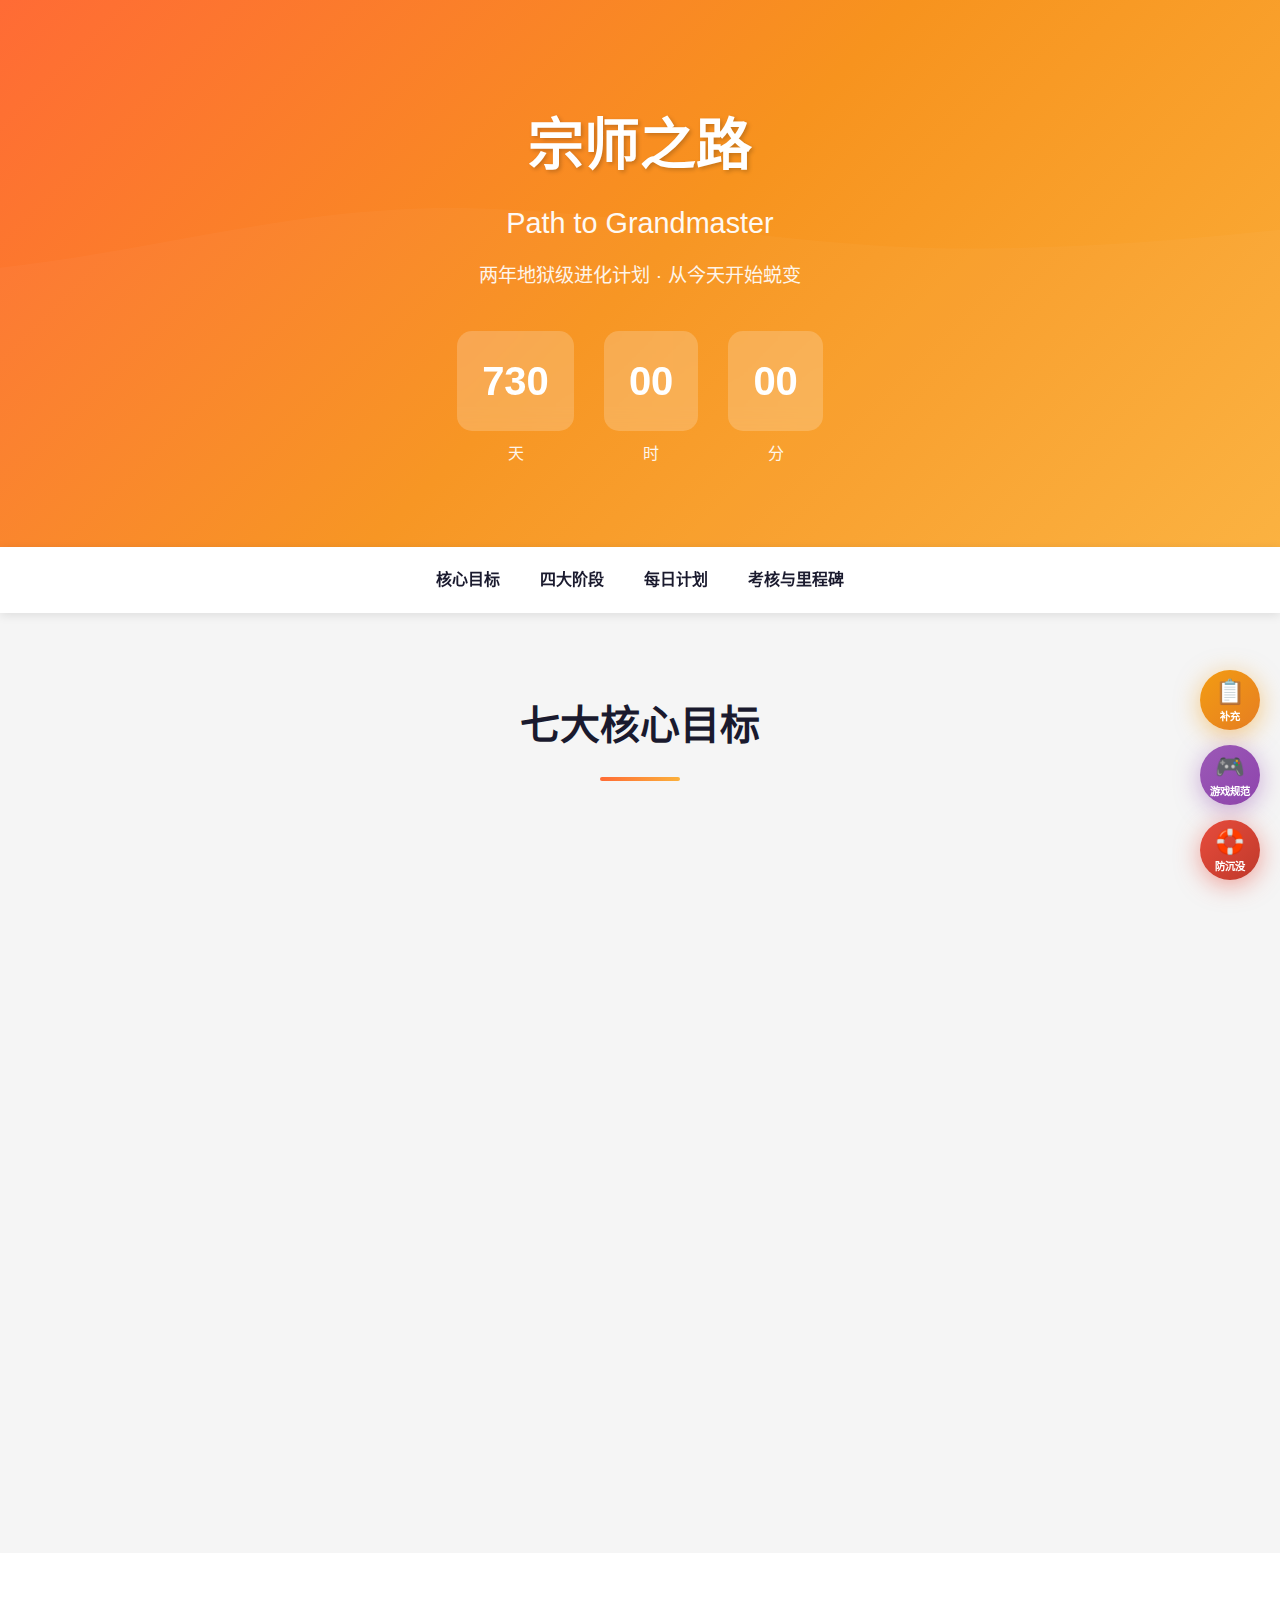
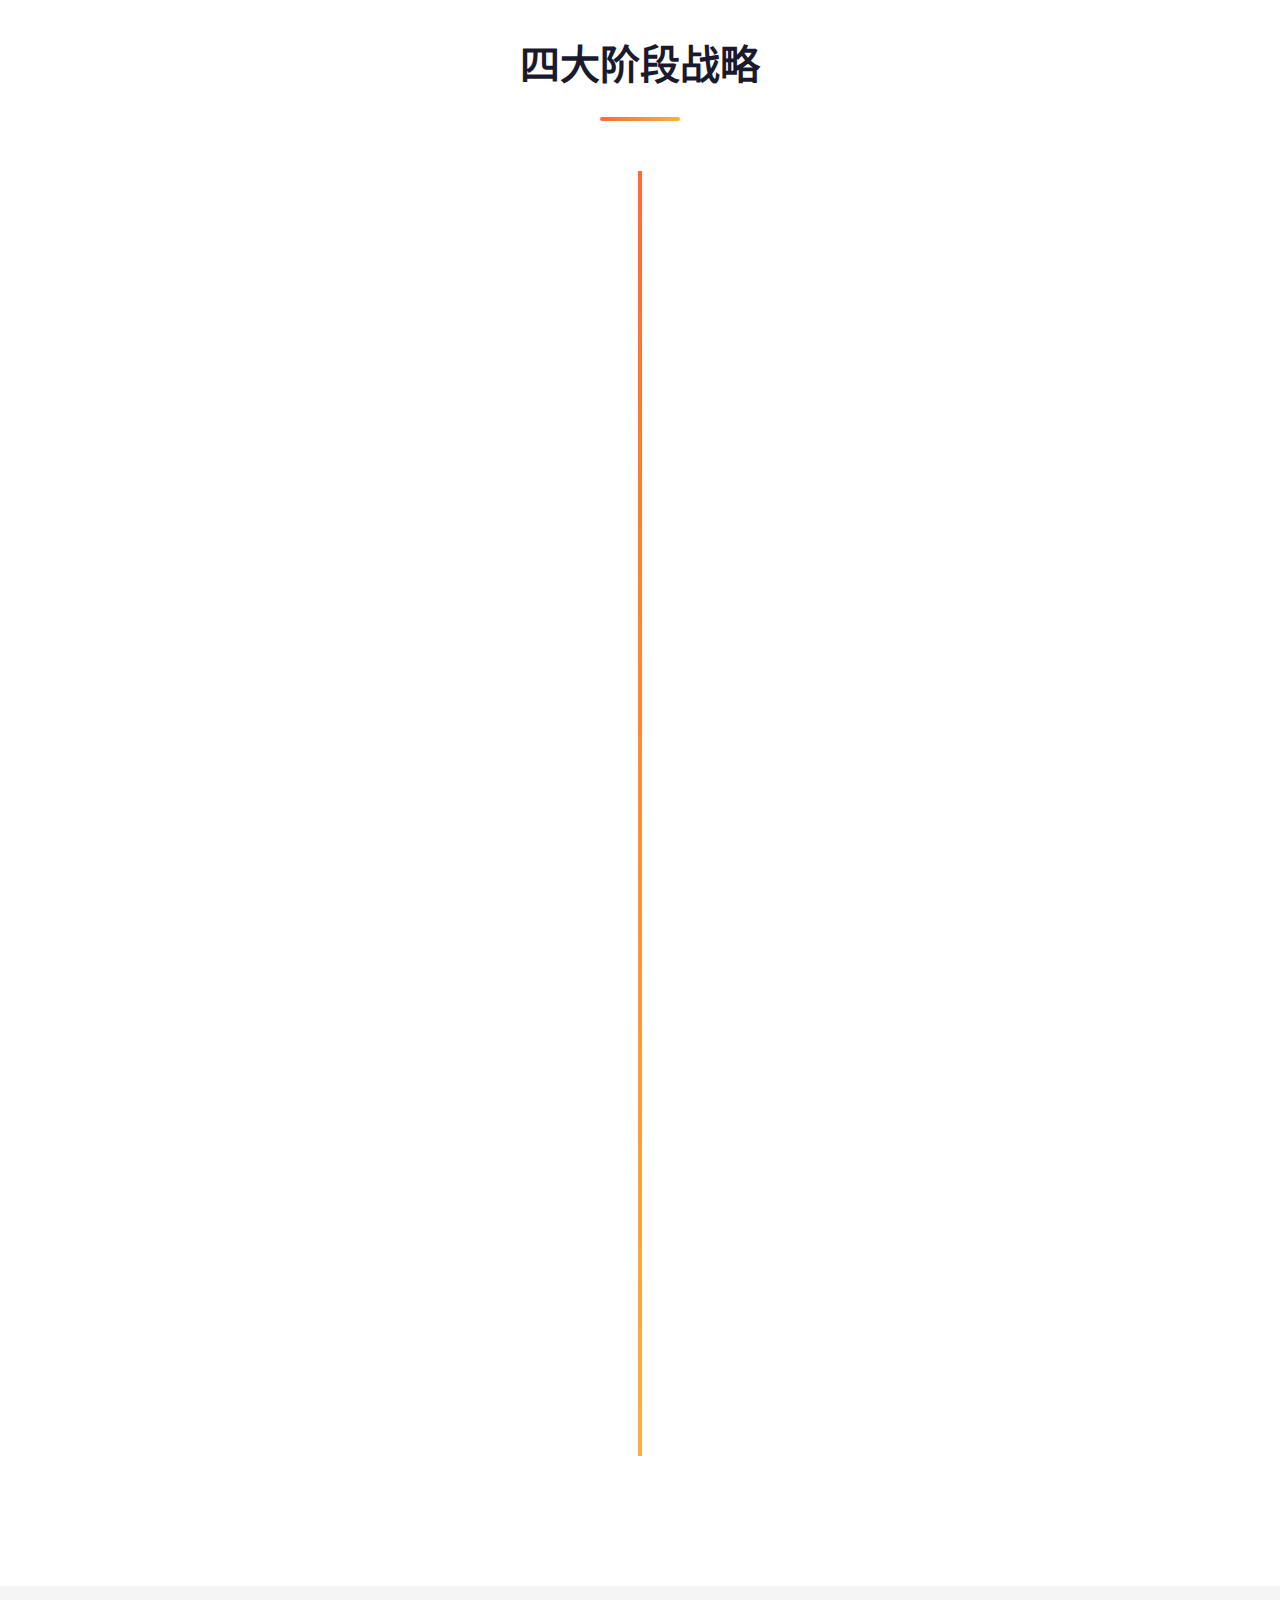
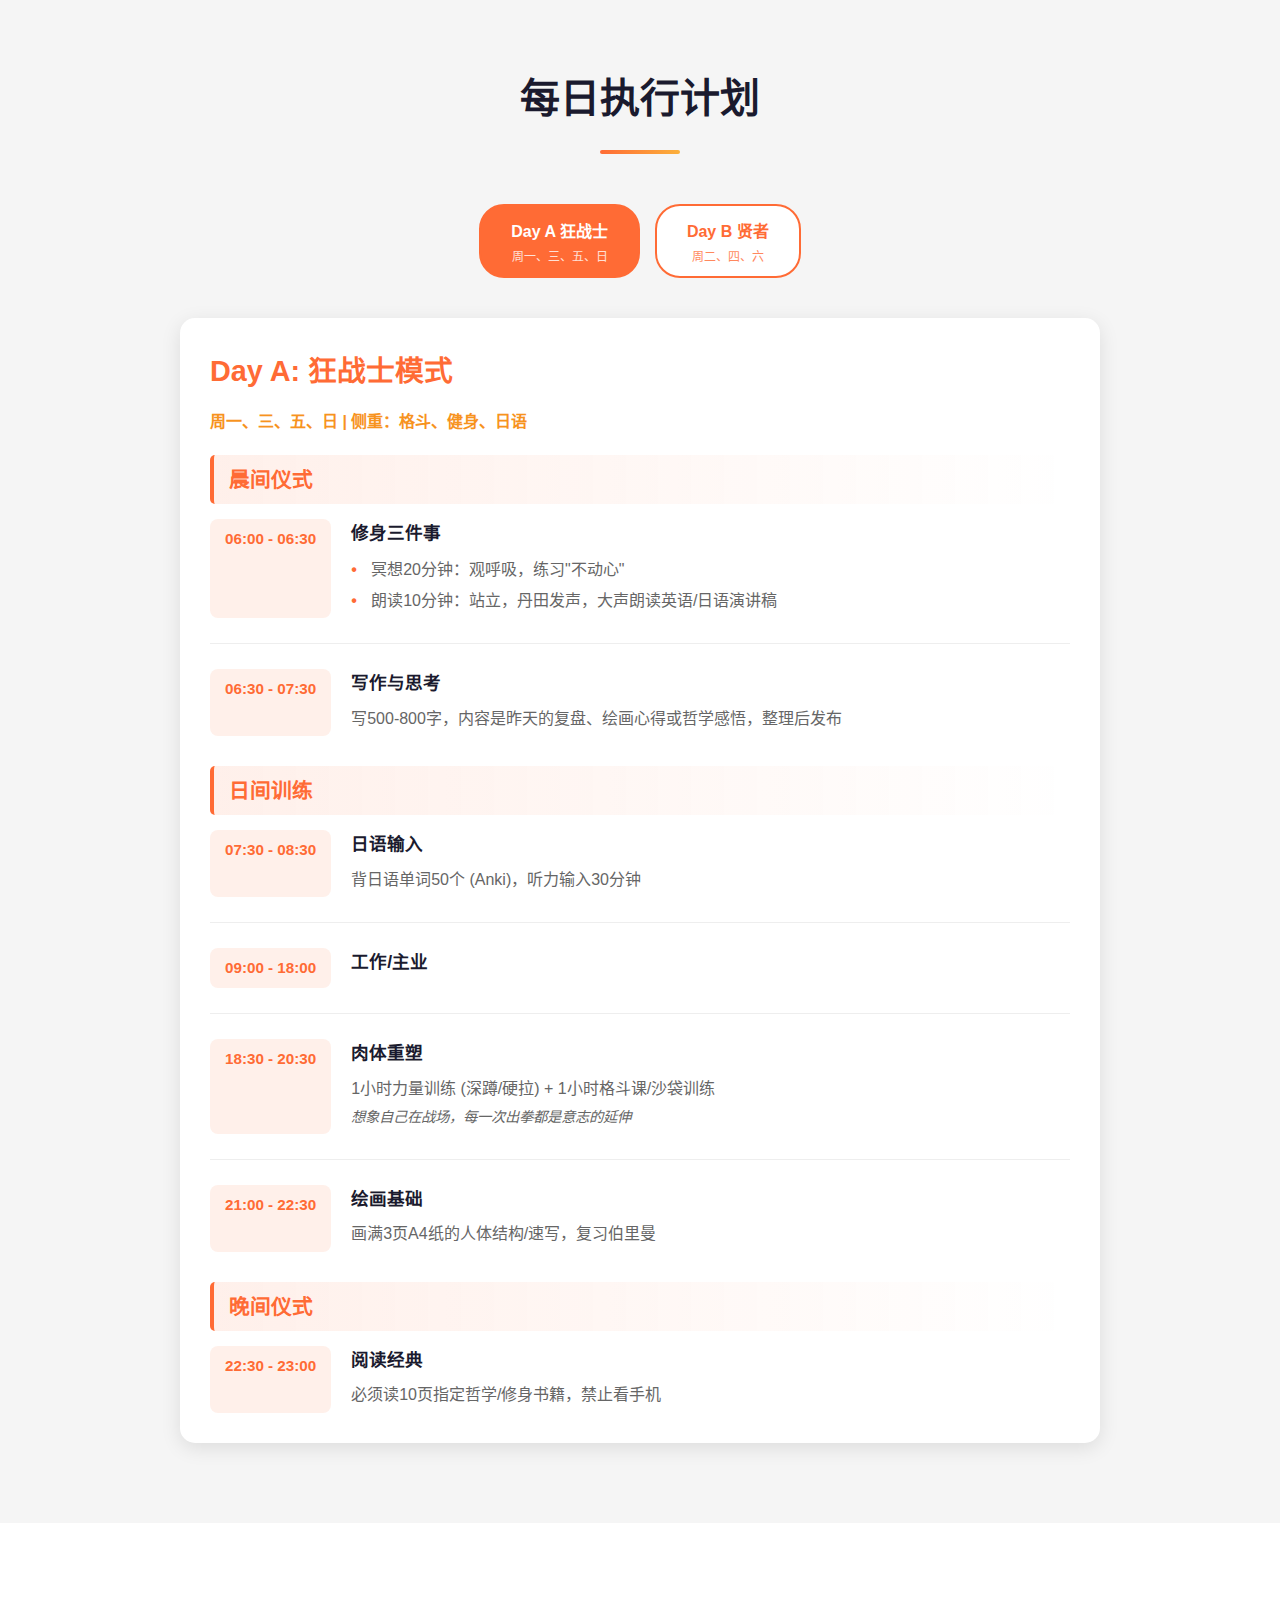
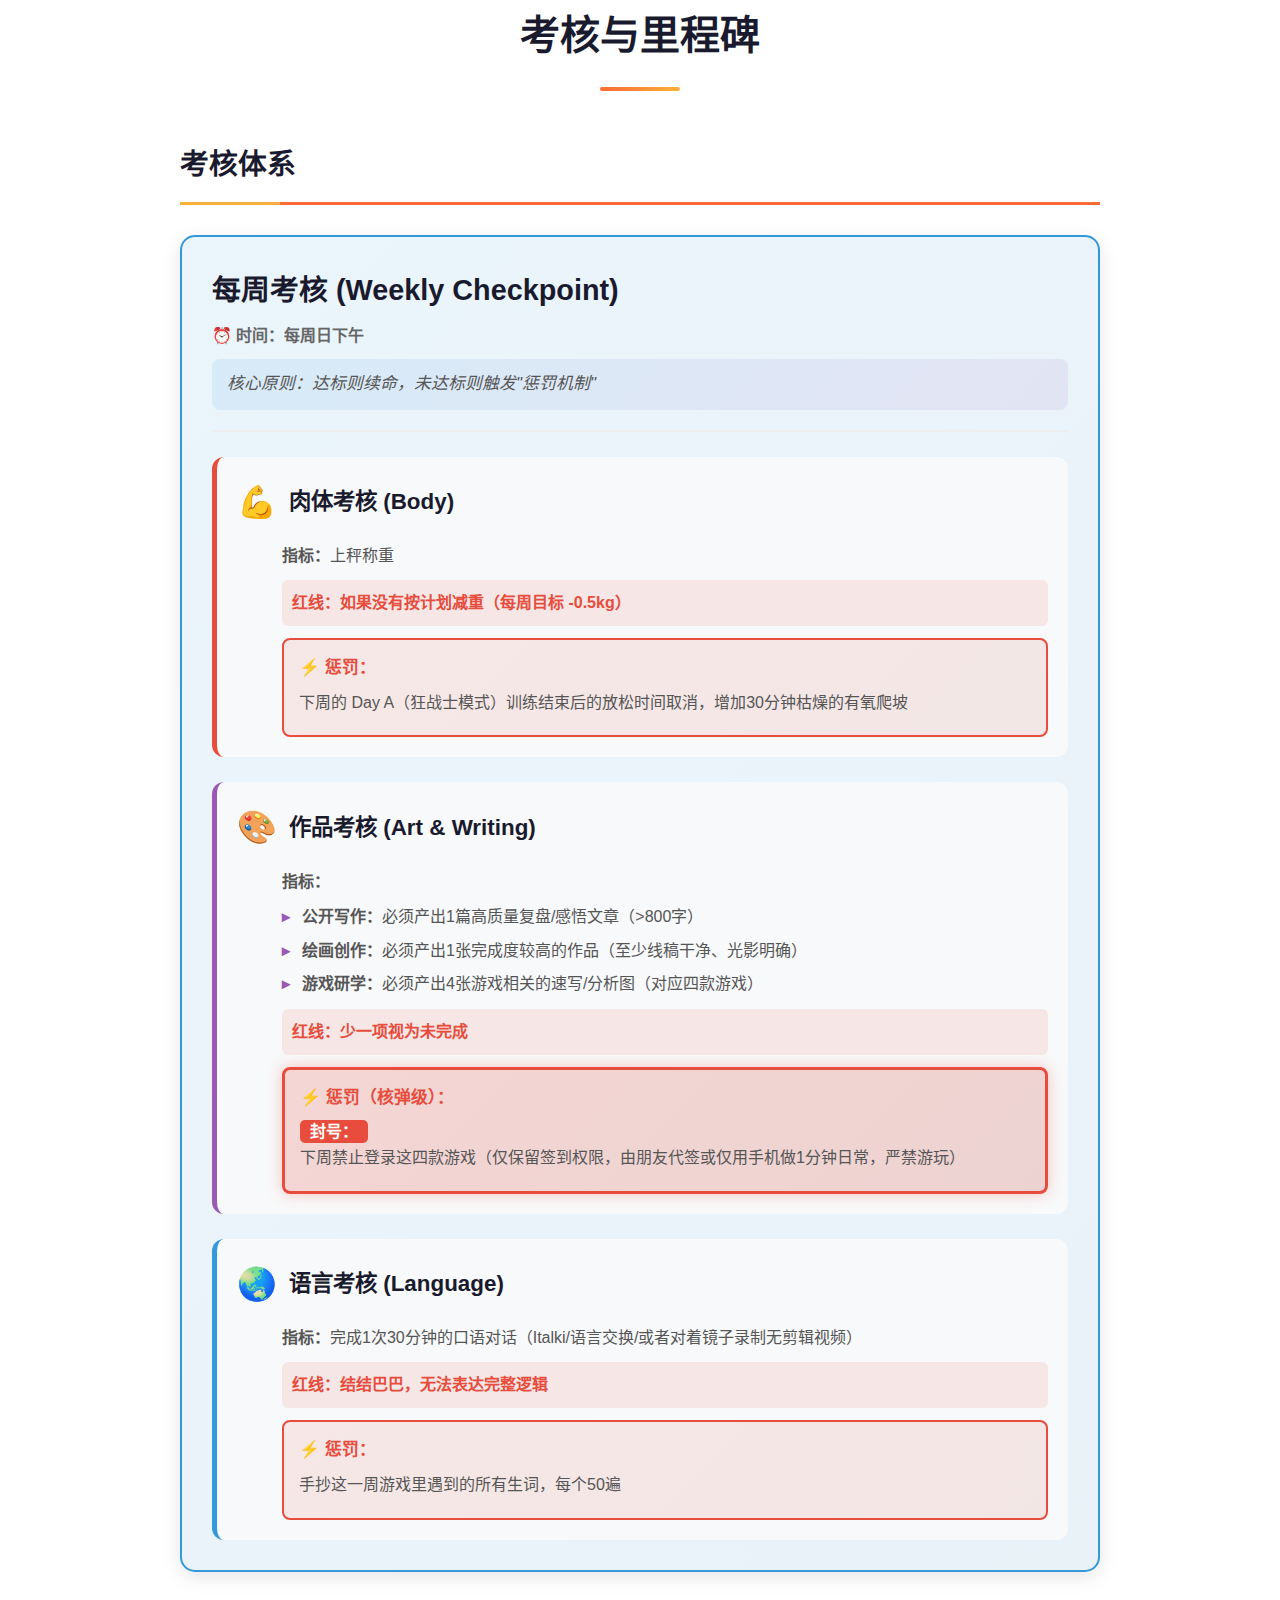
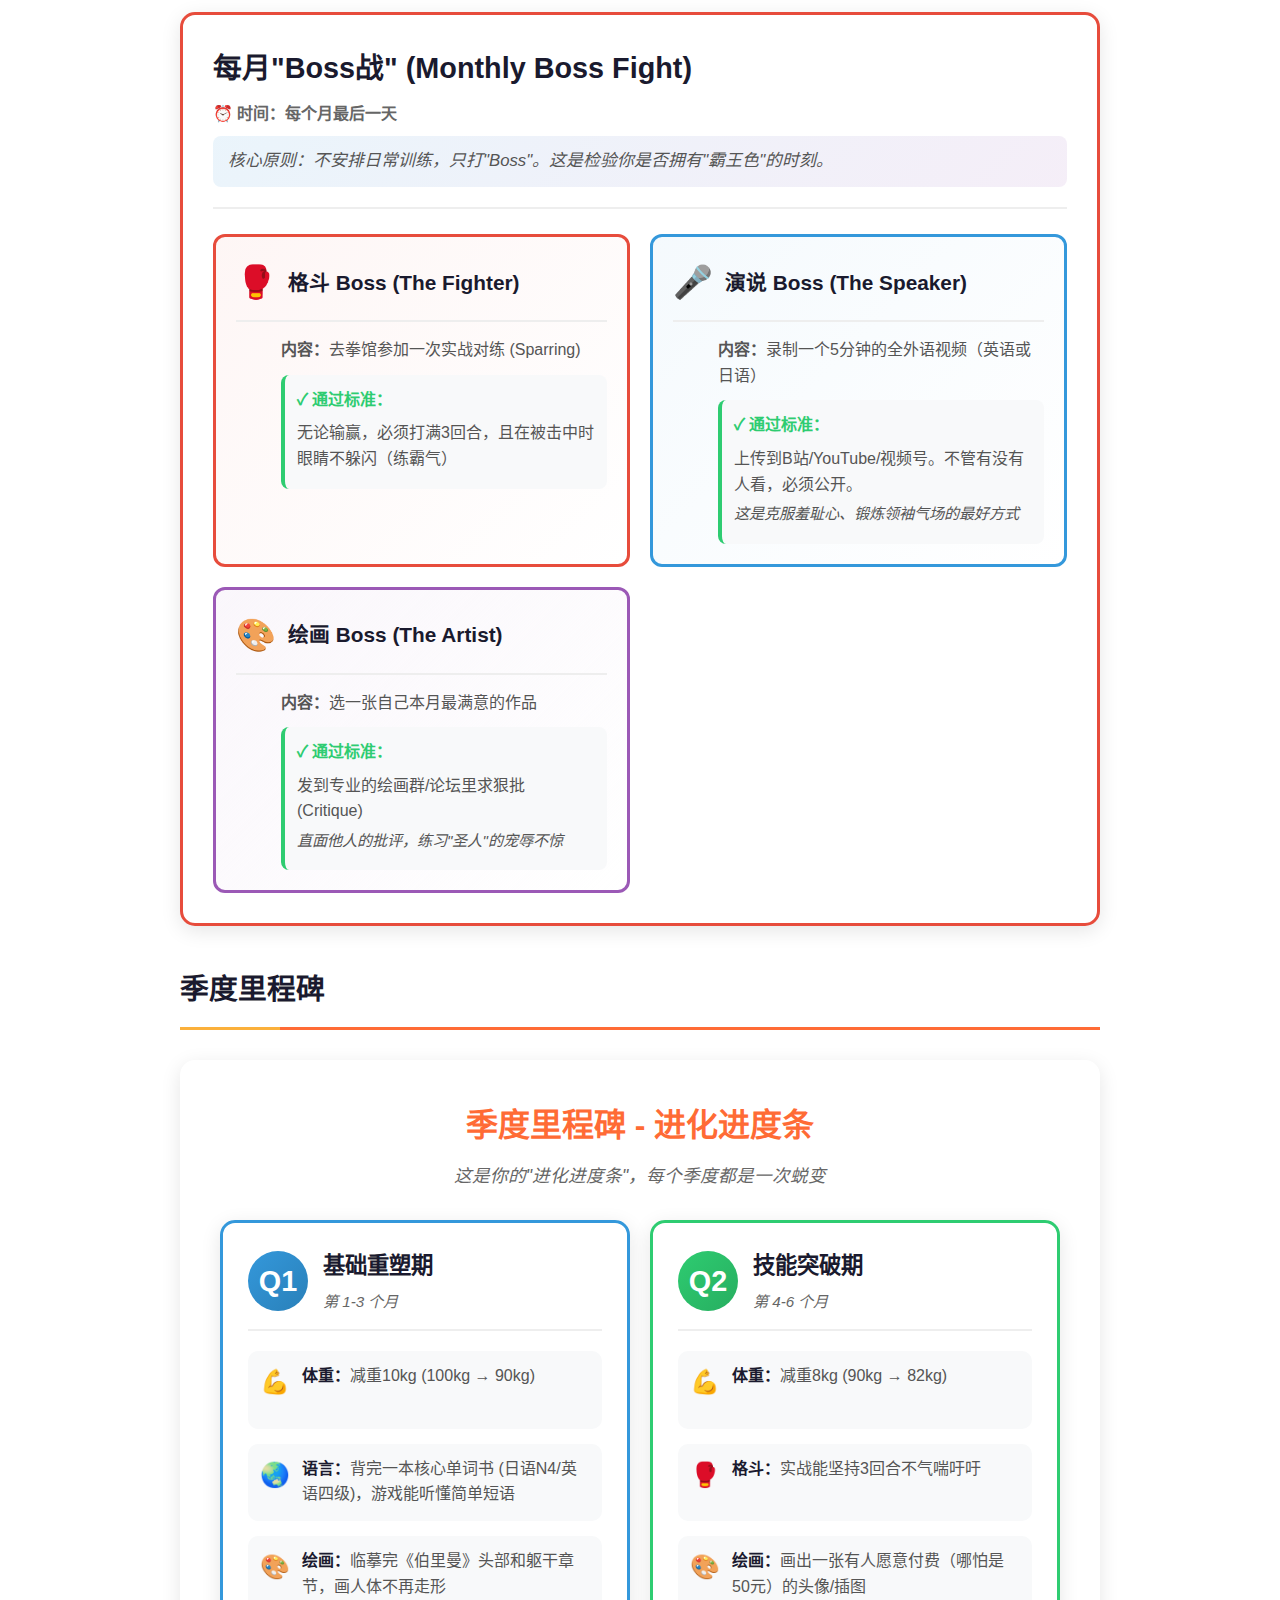
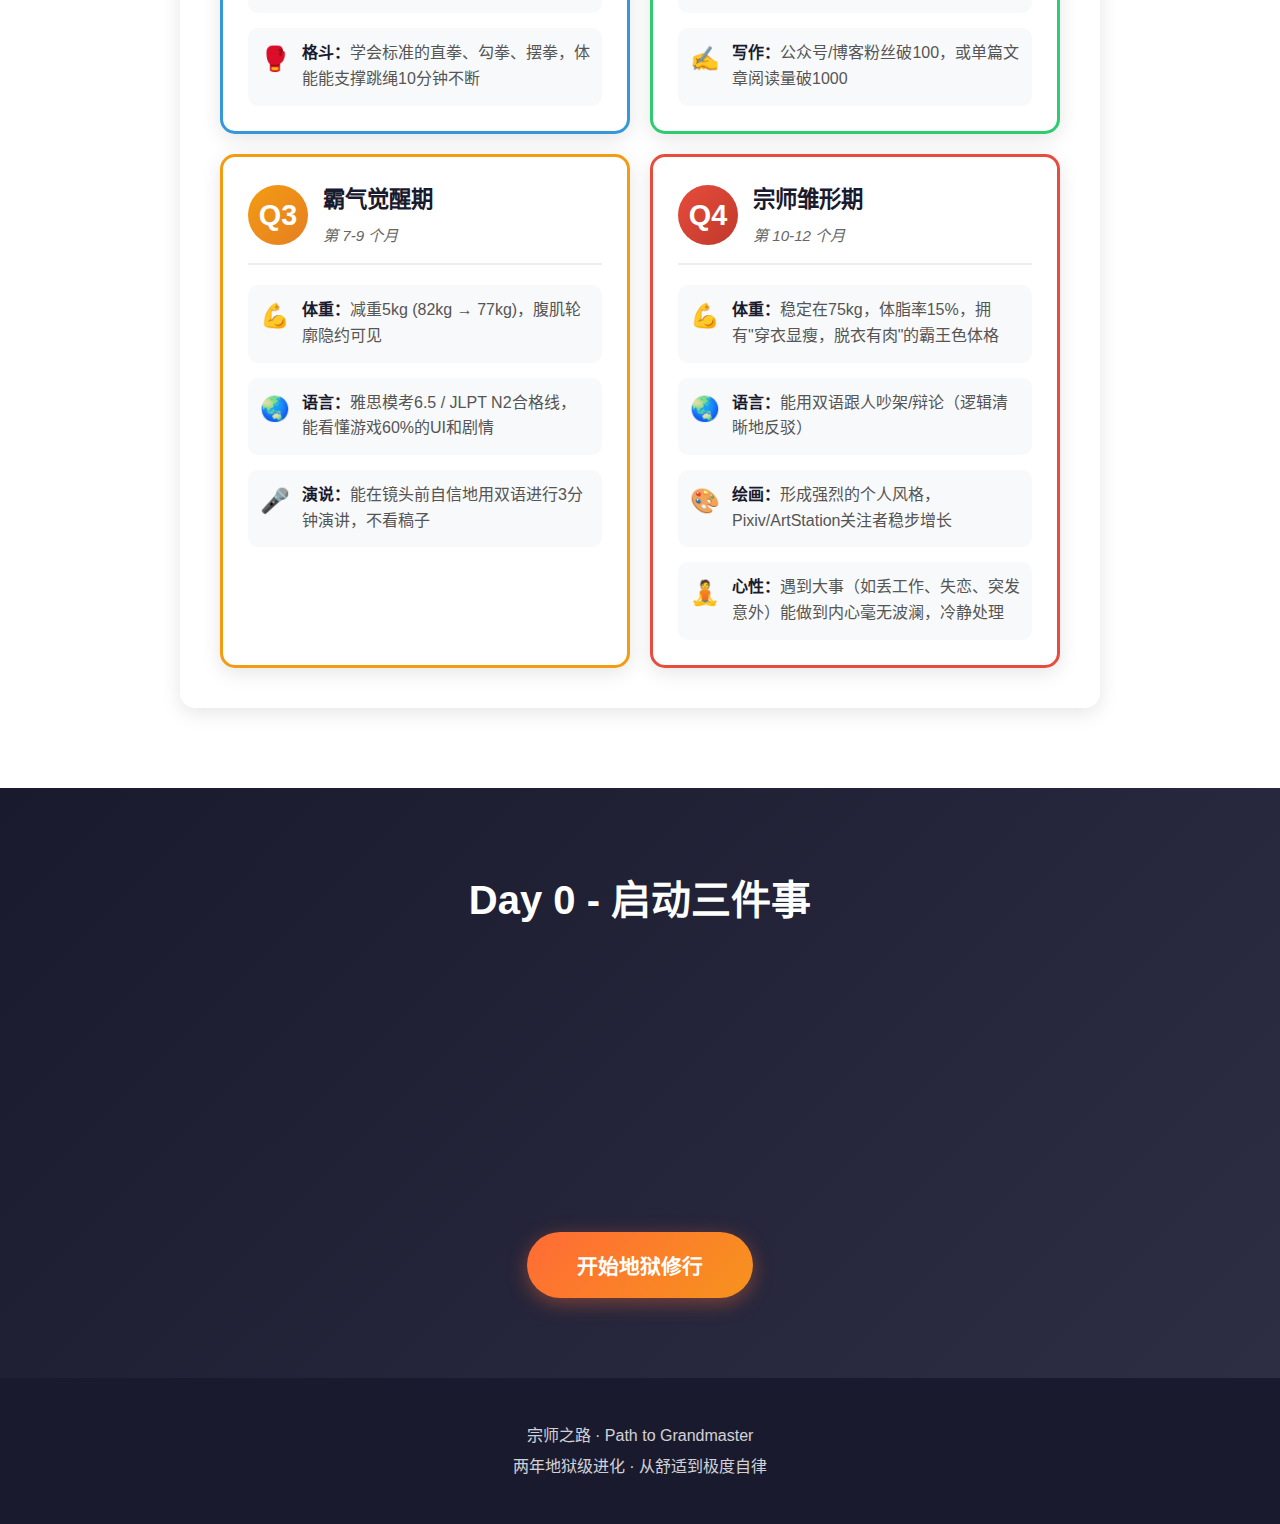
<file: index.html>
<!DOCTYPE html>
<html lang="zh-CN">
<head>
    <meta charset="UTF-8">
    <meta name="viewport" content="width=device-width, initial-scale=1.0">
    <meta name="description" content="宗师之路 - 两年地狱级进化计划，从今天开始蜕变。包含圣人君子、霸王色、一流画师、强壮体魄、双语流利、实战格斗、公开写作七大核心目标。">
    <meta name="keywords" content="个人成长,自律计划,健身,绘画,语言学习,格斗,写作,演说">
    <meta name="author" content="宗师之路">
    <meta name="theme-color" content="#ff6b35">
    
    <!-- PWA 相关 -->
    <link rel="manifest" href="manifest.json">
    <meta name="mobile-web-app-capable" content="yes">
    <meta name="apple-mobile-web-app-capable" content="yes">
    <meta name="apple-mobile-web-app-status-bar-style" content="black-translucent">
    <meta name="apple-mobile-web-app-title" content="宗师之路">
    
    <!-- iOS 图标 -->
    <link rel="apple-touch-icon" href="icons/icon-152x152.png">
    <link rel="apple-touch-icon" sizes="72x72" href="icons/icon-72x72.png">
    <link rel="apple-touch-icon" sizes="96x96" href="icons/icon-96x96.png">
    <link rel="apple-touch-icon" sizes="128x128" href="icons/icon-128x128.png">
    <link rel="apple-touch-icon" sizes="144x144" href="icons/icon-144x144.png">
    <link rel="apple-touch-icon" sizes="152x152" href="icons/icon-152x152.png">
    <link rel="apple-touch-icon" sizes="192x192" href="icons/icon-192x192.png">
    <link rel="apple-touch-icon" sizes="384x384" href="icons/icon-384x384.png">
    <link rel="apple-touch-icon" sizes="512x512" href="icons/icon-512x512.png">
    
    <!-- Favicon -->
    <link rel="icon" type="image/png" sizes="32x32" href="icons/icon-72x72.png">
    <link rel="icon" type="image/png" sizes="16x16" href="icons/icon-72x72.png">
    
    <title>宗师之路 - Path to Grandmaster</title>
    <link rel="stylesheet" href="styles.css">
    <style>
        /* 强制覆盖accordion样式 */
        .accordion-item {
            margin-bottom: 4px !important;
            border-radius: 6px !important;
            border-width: 1.5px !important;
        }
        .accordion-header {
            padding: 4px 10px !important;
            gap: 6px !important;
            border-radius: 6px !important;
        }
        .accordion-icon {
            font-size: 1.1rem !important;
        }
        .accordion-header h3 {
            font-size: 0.85rem !important;
            line-height: 1.1 !important;
        }
        .accordion-arrow {
            font-size: 0.75rem !important;
        }
        
        /* 健身词条样式 */
        .workout-table table {
            width: 100% !important;
            border-collapse: collapse !important;
            margin: 15px 0 !important;
            border: 2px solid rgba(255, 255, 255, 0.3) !important;
        }
        .workout-table th,
        .workout-table td {
            padding: 12px !important;
            text-align: left !important;
            border: 1px solid rgba(255, 255, 255, 0.3) !important;
        }
        .workout-table th {
            background: rgba(255, 255, 255, 0.1) !important;
            font-weight: 600 !important;
            color: var(--primary-color) !important;
        }
        .workout-table tbody tr:hover {
            background: rgba(255, 255, 255, 0.05) !important;
        }
        .workout-structure {
            display: flex;
            flex-direction: column;
            gap: 10px;
            margin: 15px 0;
        }
        .structure-item {
            display: flex;
            justify-content: space-between;
            align-items: center;
            padding: 12px 15px;
            background: rgba(255, 255, 255, 0.03);
            border-radius: 8px;
            border-left: 3px solid var(--primary-color);
        }
        .structure-label {
            font-weight: 500;
        }
        .structure-time {
            font-weight: 600;
            color: var(--primary-color);
        }
        .workout-tips,
        .progression-list {
            list-style: none;
            padding: 0;
            margin: 10px 0;
        }
        .workout-tips li,
        .progression-list li {
            padding: 8px 0 8px 25px;
            position: relative;
        }
        .workout-tips li:before,
        .progression-list li:before {
            content: "→";
            position: absolute;
            left: 0;
            color: var(--primary-color);
        }
        .exercise-cards {
            display: grid;
            grid-template-columns: repeat(auto-fit, minmax(150px, 1fr));
            gap: 12px;
            margin: 15px 0;
        }
        .exercise-card {
            background: rgba(255, 255, 255, 0.03);
            border: 1px solid rgba(255, 255, 255, 0.1);
            border-radius: 8px;
            padding: 15px;
            text-align: center;
        }
        .exercise-name {
            font-size: 1.2rem;
            font-weight: 600;
            color: var(--primary-color);
            margin-bottom: 8px;
        }
        .exercise-desc {
            font-size: 0.9rem;
            opacity: 0.8;
        }
        .training-flow {
            background: rgba(255, 255, 255, 0.03);
            border-left: 3px solid var(--primary-color);
            padding: 15px;
            border-radius: 8px;
            margin: 15px 0;
        }
        .training-flow p {
            margin: 8px 0;
        }
        .cardio-section {
            background: rgba(255, 215, 0, 0.05);
            border-left: 3px solid #ffd700;
            padding: 15px;
            border-radius: 8px;
        }
        .cardio-info {
            margin: 8px 0;
            font-size: 1rem;
        }
        
        /* 工具词条样式 */
        .tool-grid {
            display: grid;
            grid-template-columns: repeat(auto-fit, minmax(200px, 1fr));
            gap: 15px;
            margin: 15px 0;
        }
        .tool-card {
            background: rgba(255, 255, 255, 0.03);
            border: 1px solid rgba(255, 255, 255, 0.15);
            border-radius: 10px;
            padding: 15px;
            transition: all 0.3s ease;
        }
        .tool-card:hover {
            background: rgba(255, 255, 255, 0.05);
            border-color: var(--primary-color);
            transform: translateY(-2px);
        }
        .tool-card-large {
            background: rgba(255, 255, 255, 0.03);
            border: 1px solid rgba(255, 255, 255, 0.15);
            border-radius: 10px;
            padding: 20px;
            margin: 15px 0;
        }
        .tool-header {
            display: flex;
            align-items: center;
            gap: 10px;
            margin-bottom: 10px;
        }
        .tool-icon {
            font-size: 1.5rem;
        }
        .tool-header h4 {
            margin: 0;
            font-size: 1.1rem;
            color: var(--primary-color);
        }
        .tool-name {
            font-weight: 600;
            margin: 8px 0;
            color: rgba(255, 255, 255, 0.9);
        }
        .tool-desc {
            margin: 8px 0;
            opacity: 0.8;
            line-height: 1.6;
        }
        .tool-link {
            display: inline-block;
            margin-top: 10px;
            color: var(--primary-color);
            text-decoration: none;
            font-size: 0.9rem;
            transition: all 0.3s ease;
        }
        .tool-link:hover {
            color: #fff;
            transform: translateX(5px);
        }
        .boxing-flow {
            background: rgba(255, 255, 255, 0.03);
            border-left: 3px solid var(--primary-color);
            padding: 20px;
            border-radius: 8px;
            margin: 15px 0;
        }
        .flow-exercises {
            display: grid;
            grid-template-columns: repeat(auto-fit, minmax(150px, 1fr));
            gap: 12px;
            margin-bottom: 20px;
        }
        .flow-exercise {
            background: rgba(255, 255, 255, 0.05);
            padding: 12px;
            border-radius: 8px;
            text-align: center;
        }
        .flow-exercise strong {
            display: block;
            color: var(--primary-color);
            font-size: 1.1rem;
            margin-bottom: 5px;
        }
        .flow-exercise span {
            font-size: 0.85rem;
            opacity: 0.8;
        }
        .flow-sequence h5 {
            color: var(--primary-color);
            margin-bottom: 10px;
        }
        .flow-sequence p {
            margin: 8px 0;
            line-height: 1.6;
        }
        .flow-detail {
            padding-left: 15px;
            opacity: 0.9;
        }
        
        /* 移动端和PWA全面适配 */
        @media (max-width: 768px) {
            /* 模态框移动端优化 */
            .modal-content {
                width: 95% !important;
                max-width: 95% !important;
                margin: 5% auto !important;
                max-height: 90vh !important;
                padding: 15px !important;
            }
            
            .modal-title {
                font-size: 1.5rem !important;
                padding: 15px 0 !important;
            }
            
            .modal-subtitle {
                font-size: 0.9rem !important;
                padding-bottom: 15px !important;
            }
            
            /* Accordion移动端优化 */
            .accordion-list {
                padding: 10px 5px !important;
            }
            
            .accordion-item {
                margin-bottom: 3px !important;
            }
            
            .accordion-header {
                padding: 6px 8px !important;
                gap: 4px !important;
            }
            
            .accordion-icon {
                font-size: 1rem !important;
            }
            
            .accordion-header h3 {
                font-size: 0.75rem !important;
                line-height: 1.2 !important;
            }
            
            .accordion-arrow {
                font-size: 0.7rem !important;
            }
            
            .accordion-content {
                padding: 10px !important;
            }
            
            /* 内容区域移动端优化 */
            .content-section {
                padding: 12px 0 !important;
            }
            
            .content-section h3 {
                font-size: 1.1rem !important;
                margin-bottom: 10px !important;
            }
            
            .content-section p,
            .content-section li {
                font-size: 0.9rem !important;
                line-height: 1.5 !important;
            }
            
            /* 表格移动端优化 */
            .workout-table {
                overflow-x: auto !important;
                -webkit-overflow-scrolling: touch !important;
            }
            
            .workout-table table {
                font-size: 0.85rem !important;
                min-width: 100% !important;
            }
            
            .workout-table th,
            .workout-table td {
                padding: 8px 6px !important;
                font-size: 0.8rem !important;
            }
            
            /* 工具卡片移动端优化 */
            .tool-grid {
                grid-template-columns: 1fr !important;
                gap: 10px !important;
            }
            
            .tool-card,
            .tool-card-large {
                padding: 12px !important;
            }
            
            .tool-header h4 {
                font-size: 1rem !important;
            }
            
            .tool-icon {
                font-size: 1.3rem !important;
            }
            
            /* 运动卡片移动端优化 */
            .exercise-cards {
                grid-template-columns: repeat(2, 1fr) !important;
                gap: 8px !important;
            }
            
            .exercise-card {
                padding: 10px !important;
            }
            
            .exercise-name {
                font-size: 1rem !important;
            }
            
            .exercise-desc {
                font-size: 0.8rem !important;
            }
            
            /* 训练流程移动端优化 */
            .flow-exercises {
                grid-template-columns: repeat(2, 1fr) !important;
                gap: 8px !important;
            }
            
            .flow-exercise {
                padding: 10px !important;
            }
            
            .flow-exercise strong {
                font-size: 1rem !important;
            }
            
            .flow-exercise span {
                font-size: 0.75rem !important;
            }
            
            /* 浮动按钮移动端优化 */
            .floating-buttons {
                bottom: 15px !important;
                right: 10px !important;
                gap: 8px !important;
            }
            
            .floating-btn {
                width: 45px !important;
                height: 45px !important;
                font-size: 1.2rem !important;
            }
            
            /* 关闭按钮移动端优化 */
            .close {
                font-size: 2rem !important;
                top: 10px !important;
                right: 15px !important;
            }
        }
        
        /* PWA独立模式适配 */
        @media (display-mode: standalone) {
            body {
                padding-top: env(safe-area-inset-top) !important;
                padding-bottom: env(safe-area-inset-bottom) !important;
            }
            
            .hero {
                padding-top: calc(80px + env(safe-area-inset-top)) !important;
            }
            
            .floating-buttons {
                bottom: calc(20px + env(safe-area-inset-bottom)) !important;
                right: calc(20px + env(safe-area-inset-right)) !important;
            }
            
            .modal-content {
                margin-top: env(safe-area-inset-top) !important;
            }
        }
        
        /* 小屏幕设备（手机竖屏）*/
        @media (max-width: 480px) {
            .modal-content {
                width: 98% !important;
                margin: 2% auto !important;
                padding: 12px !important;
            }
            
            .accordion-header h3 {
                font-size: 0.7rem !important;
            }
            
            .tool-grid,
            .exercise-cards,
            .flow-exercises {
                grid-template-columns: 1fr !important;
            }
            
            .floating-btn {
                width: 40px !important;
                height: 40px !important;
                font-size: 1.1rem !important;
            }
        }
        
        /* 横屏模式优化 */
        @media (max-height: 600px) and (orientation: landscape) {
            .modal-content {
                max-height: 85vh !important;
                margin: 2% auto !important;
            }
            
            .accordion-content {
                max-height: 50vh !important;
            }
        }
    </style>
</head>
<body>
    <div class="hero">
        <div class="container">
            <h1 class="hero-title">宗师之路</h1>
            <p class="hero-subtitle">Path to Grandmaster</p>
            <p class="hero-desc">两年地狱级进化计划 · 从今天开始蜕变</p>
            <div class="countdown" id="countdown">
                <div class="countdown-item">
                    <span class="countdown-value" id="days">730</span>
                    <span class="countdown-label">天</span>
                </div>
                <div class="countdown-item">
                    <span class="countdown-value" id="hours">00</span>
                    <span class="countdown-label">时</span>
                </div>
                <div class="countdown-item">
                    <span class="countdown-value" id="minutes">00</span>
                    <span class="countdown-label">分</span>
                </div>
            </div>
        </div>
    </div>

    <nav class="nav">
        <div class="container">
            <a href="#goals" class="nav-link">核心目标</a>
            <a href="#phases" class="nav-link">四大阶段</a>
            <a href="#daily" class="nav-link">每日计划</a>
            <a href="#milestones" class="nav-link">考核与里程碑</a>
        </div>
    </nav>

    <section id="goals" class="section">
        <div class="container">
            <h2 class="section-title">七大核心目标</h2>
            <div class="goals-grid">
                <div class="goal-card">
                    <div class="goal-icon">🧘</div>
                    <h3>圣人君子</h3>
                    <p>冥想730小时 · 阅读24本哲学经典</p>
                </div>
                <div class="goal-card">
                    <div class="goal-icon">👑</div>
                    <h3>霸王色</h3>
                    <p>泰山崩于前而色不变的定力</p>
                </div>
                <div class="goal-card">
                    <div class="goal-icon">🎨</div>
                    <h3>一流画师</h3>
                    <p>2000小时练习 · 100幅高完成度作品</p>
                </div>
                <div class="goal-card">
                    <div class="goal-icon">💪</div>
                    <h3>强壮体魄</h3>
                    <p>100kg→75kg · 体脂率12-15%</p>
                </div>
                <div class="goal-card">
                    <div class="goal-icon">🌏</div>
                    <h3>双语流利</h3>
                    <p>英语雅思8.0 · 日语N1满分</p>
                </div>
                <div class="goal-card">
                    <div class="goal-icon">🥊</div>
                    <h3>实战格斗</h3>
                    <p>累计实战对练100局</p>
                </div>
                <div class="goal-card">
                    <div class="goal-icon">✍️</div>
                    <h3>公开写作</h3>
                    <p>输出50万字 · 粉丝1w+</p>
                </div>
            </div>
        </div>
    </section>

    <section id="phases" class="section section-alt">
        <div class="container">
            <h2 class="section-title">四大阶段战略</h2>
            <div class="timeline">
                <div class="timeline-item">
                    <div class="timeline-marker">1</div>
                    <div class="timeline-content">
                        <h3>重塑肉身 & 打地基</h3>
                        <p class="timeline-period">第1-6个月</p>
                        <p class="timeline-desc">减重15kg (100kg→85kg) · 养成习惯 · 痛苦与生存</p>
                        <ul class="timeline-list">
                            <li>报名拳击/泰拳班，专注体能和基本步伐</li>
                            <li>每天300字"痛苦日记"</li>
                            <li>疯狂背单词，积累词汇量</li>
                            <li>临摹伯里曼人体结构</li>
                        </ul>
                    </div>
                </div>
                <div class="timeline-item">
                    <div class="timeline-marker">2</div>
                    <div class="timeline-content">
                        <h3>野蛮生长 & 技能突破</h3>
                        <p class="timeline-period">第7-12个月</p>
                        <p class="timeline-desc">减重5kg (85kg→80kg) · 增肌开始 · 积累与质变</p>
                        <ul class="timeline-list">
                            <li>开始录制3分钟英语/日语视频</li>
                            <li>绘画转向原创，每月产出2张完整作品</li>
                            <li>将日记转为技法复盘和修身感悟</li>
                        </ul>
                    </div>
                </div>
                <div class="timeline-item">
                    <div class="timeline-marker">3</div>
                    <div class="timeline-content">
                        <h3>实战洗礼 & 霸气觉醒</h3>
                        <p class="timeline-period">第13-18个月</p>
                        <p class="timeline-desc">减重3kg (80kg→77kg) · 对抗与输出</p>
                        <ul class="timeline-list">
                            <li>高频实战对练，在被打脸中保持冷静</li>
                            <li>开启直播画画，边画边用双语解说</li>
                            <li>找外教进行Debate辩论训练</li>
                        </ul>
                    </div>
                </div>
                <div class="timeline-item">
                    <div class="timeline-marker">4</div>
                    <div class="timeline-content">
                        <h3>宗师养成</h3>
                        <p class="timeline-period">第19-24个月</p>
                        <p class="timeline-desc">定格75kg · 融会贯通</p>
                        <ul class="timeline-list">
                            <li>IP爆发：画作+哲学文章+强悍形象</li>
                            <li>全语言环境，彻底断绝中文娱乐</li>
                            <li>形成独特人设和个人品牌</li>
                        </ul>
                    </div>
                </div>
            </div>
        </div>
    </section>

    <section id="daily" class="section">
        <div class="container">
            <h2 class="section-title">每日执行计划</h2>
            <div class="daily-tabs">
                <button class="tab-btn active" data-tab="daya">
                    <span class="tab-main">Day A 狂战士</span>
                    <span class="tab-sub">周一、三、五、日</span>
                </button>
                <button class="tab-btn" data-tab="dayb">
                    <span class="tab-main">Day B 贤者</span>
                    <span class="tab-sub">周二、四、六</span>
                </button>
            </div>
            
            <div class="tab-content active" id="daya">
                <div class="schedule-card">
                    <h3>Day A: 狂战士模式</h3>
                    <p class="schedule-focus">周一、三、五、日 | 侧重：格斗、健身、日语</p>
                    
                    <div class="schedule-section">
                        <h4 class="section-label">晨间仪式</h4>
                        <div class="schedule-item">
                            <span class="time">06:00 - 06:30</span>
                            <div class="schedule-desc">
                                <strong>修身三件事</strong>
                                <ul>
                                    <li>冥想20分钟：观呼吸，练习"不动心"</li>
                                    <li>朗读10分钟：站立，丹田发声，大声朗读英语/日语演讲稿</li>
                                </ul>
                            </div>
                        </div>
                        <div class="schedule-item">
                            <span class="time">06:30 - 07:30</span>
                            <div class="schedule-desc">
                                <strong>写作与思考</strong>
                                <p>写500-800字，内容是昨天的复盘、绘画心得或哲学感悟，整理后发布</p>
                            </div>
                        </div>
                    </div>

                    <div class="schedule-section">
                        <h4 class="section-label">日间训练</h4>
                        <div class="schedule-item">
                            <span class="time">07:30 - 08:30</span>
                            <div class="schedule-desc">
                                <strong>日语输入</strong>
                                <p>背日语单词50个 (Anki)，听力输入30分钟</p>
                            </div>
                        </div>
                        <div class="schedule-item">
                            <span class="time">09:00 - 18:00</span>
                            <div class="schedule-desc">
                                <strong>工作/主业</strong>
                            </div>
                        </div>
                        <div class="schedule-item">
                            <span class="time">18:30 - 20:30</span>
                            <div class="schedule-desc">
                                <strong>肉体重塑</strong>
                                <p>1小时力量训练 (深蹲/硬拉) + 1小时格斗课/沙袋训练</p>
                                <p class="schedule-note">想象自己在战场，每一次出拳都是意志的延伸</p>
                            </div>
                        </div>
                        <div class="schedule-item">
                            <span class="time">21:00 - 22:30</span>
                            <div class="schedule-desc">
                                <strong>绘画基础</strong>
                                <p>画满3页A4纸的人体结构/速写，复习伯里曼</p>
                            </div>
                        </div>
                    </div>

                    <div class="schedule-section">
                        <h4 class="section-label">晚间仪式</h4>
                        <div class="schedule-item">
                            <span class="time">22:30 - 23:00</span>
                            <div class="schedule-desc">
                                <strong>阅读经典</strong>
                                <p>必须读10页指定哲学/修身书籍，禁止看手机</p>
                            </div>
                        </div>
                    </div>
                </div>
            </div>

            <div class="tab-content" id="dayb">
                <div class="schedule-card">
                    <h3>Day B: 贤者模式</h3>
                    <p class="schedule-focus">周二、四、六 | 侧重：画技、演说、英语</p>
                    
                    <div class="schedule-section">
                        <h4 class="section-label">晨间仪式</h4>
                        <div class="schedule-item">
                            <span class="time">06:00 - 06:30</span>
                            <div class="schedule-desc">
                                <strong>修身三件事</strong>
                                <ul>
                                    <li>冥想20分钟：观呼吸，练习"不动心"</li>
                                    <li>朗读10分钟：站立，丹田发声，大声朗读英语/日语演讲稿</li>
                                </ul>
                            </div>
                        </div>
                        <div class="schedule-item">
                            <span class="time">06:30 - 07:30</span>
                            <div class="schedule-desc">
                                <strong>写作与思考</strong>
                                <p>写500-800字，内容是昨天的复盘、绘画心得或哲学感悟，整理后发布</p>
                            </div>
                        </div>
                    </div>

                    <div class="schedule-section">
                        <h4 class="section-label">日间训练</h4>
                        <div class="schedule-item">
                            <span class="time">07:30 - 08:30</span>
                            <div class="schedule-desc">
                                <strong>英语输入</strong>
                                <p>背英语单词50个，阅读英文外刊1篇</p>
                            </div>
                        </div>
                        <div class="schedule-item">
                            <span class="time">09:00 - 18:00</span>
                            <div class="schedule-desc">
                                <strong>工作/主业</strong>
                            </div>
                        </div>
                        <div class="schedule-item">
                            <span class="time">18:30 - 21:00</span>
                            <div class="schedule-desc">
                                <strong>深度绘画</strong>
                                <p>2.5小时专注创作完整作品，打开摄像头录制过程</p>
                                <p class="schedule-note">边画边自言自语，练习公众演说</p>
                            </div>
                        </div>
                        <div class="schedule-item">
                            <span class="time">21:00 - 22:30</span>
                            <div class="schedule-desc">
                                <strong>公众演说训练</strong>
                                <p>观看TED演讲1个，模仿其肢体语言和语调</p>
                                <p>录制3分钟视频复述其观点</p>
                            </div>
                        </div>
                    </div>

                    <div class="schedule-section">
                        <h4 class="section-label">晚间仪式</h4>
                        <div class="schedule-item">
                            <span class="time">22:30 - 23:00</span>
                            <div class="schedule-desc">
                                <strong>阅读经典</strong>
                                <p>必须读10页指定哲学/修身书籍，禁止看手机</p>
                            </div>
                        </div>
                    </div>
                </div>
            </div>
        </div>
    </section>

    <section id="milestones" class="section section-alt">
        <div class="container">
            <h2 class="section-title">考核与里程碑</h2>
            
            <h3 class="subsection-title">考核体系</h3>
            
            <div class="assessment-system">
                <div class="assessment-card weekly">
                    <div class="assessment-header">
                        <h3>每周考核 (Weekly Checkpoint)</h3>
                        <p class="assessment-time">⏰ 时间：每周日下午</p>
                        <p class="assessment-principle">核心原则：达标则续命，未达标则触发"惩罚机制"</p>
                    </div>
                    
                    <div class="assessment-items">
                        <div class="assessment-item">
                            <div class="item-header">
                                <span class="item-icon">💪</span>
                                <h4>肉体考核 (Body)</h4>
                            </div>
                            <div class="item-content">
                                <p class="item-indicator"><strong>指标：</strong>上秤称重</p>
                                <p class="item-redline"><strong>红线：</strong>如果没有按计划减重（每周目标 -0.5kg）</p>
                                <div class="item-punishment">
                                    <strong>⚡ 惩罚：</strong>
                                    <p>下周的 Day A（狂战士模式）训练结束后的放松时间取消，增加30分钟枯燥的有氧爬坡</p>
                                </div>
                            </div>
                        </div>

                        <div class="assessment-item">
                            <div class="item-header">
                                <span class="item-icon">🎨</span>
                                <h4>作品考核 (Art & Writing)</h4>
                            </div>
                            <div class="item-content">
                                <p class="item-indicator"><strong>指标：</strong></p>
                                <ul class="indicator-list">
                                    <li><strong>公开写作：</strong>必须产出1篇高质量复盘/感悟文章（>800字）</li>
                                    <li><strong>绘画创作：</strong>必须产出1张完成度较高的作品（至少线稿干净、光影明确）</li>
                                    <li><strong>游戏研学：</strong>必须产出4张游戏相关的速写/分析图（对应四款游戏）</li>
                                </ul>
                                <p class="item-redline"><strong>红线：</strong>少一项视为未完成</p>
                                <div class="item-punishment nuclear">
                                    <strong>⚡ 惩罚（核弹级）：</strong>
                                    <p><span class="punishment-highlight">封号：</span>下周禁止登录这四款游戏（仅保留签到权限，由朋友代签或仅用手机做1分钟日常，严禁游玩）</p>
                                </div>
                            </div>
                        </div>

                        <div class="assessment-item">
                            <div class="item-header">
                                <span class="item-icon">🌏</span>
                                <h4>语言考核 (Language)</h4>
                            </div>
                            <div class="item-content">
                                <p class="item-indicator"><strong>指标：</strong>完成1次30分钟的口语对话（Italki/语言交换/或者对着镜子录制无剪辑视频）</p>
                                <p class="item-redline"><strong>红线：</strong>结结巴巴，无法表达完整逻辑</p>
                                <div class="item-punishment">
                                    <strong>⚡ 惩罚：</strong>
                                    <p>手抄这一周游戏里遇到的所有生词，每个50遍</p>
                                </div>
                            </div>
                        </div>
                    </div>
                </div>

                <div class="assessment-card monthly">
                    <div class="assessment-header">
                        <h3>每月"Boss战" (Monthly Boss Fight)</h3>
                        <p class="assessment-time">⏰ 时间：每个月最后一天</p>
                        <p class="assessment-principle">核心原则：不安排日常训练，只打"Boss"。这是检验你是否拥有"霸王色"的时刻。</p>
                    </div>
                    
                    <div class="boss-battles">
                        <div class="boss-item fighter">
                            <div class="boss-header">
                                <span class="boss-icon">🥊</span>
                                <h4>格斗 Boss (The Fighter)</h4>
                            </div>
                            <div class="boss-content">
                                <p class="boss-task"><strong>内容：</strong>去拳馆参加一次实战对练 (Sparring)</p>
                                <div class="boss-standard">
                                    <strong>✓ 通过标准：</strong>
                                    <p>无论输赢，必须打满3回合，且在被击中时眼睛不躲闪（练霸气）</p>
                                </div>
                            </div>
                        </div>

                        <div class="boss-item speaker">
                            <div class="boss-header">
                                <span class="boss-icon">🎤</span>
                                <h4>演说 Boss (The Speaker)</h4>
                            </div>
                            <div class="boss-content">
                                <p class="boss-task"><strong>内容：</strong>录制一个5分钟的全外语视频（英语或日语）</p>
                                <div class="boss-standard">
                                    <strong>✓ 通过标准：</strong>
                                    <p>上传到B站/YouTube/视频号。不管有没有人看，必须公开。</p>
                                    <p class="boss-note">这是克服羞耻心、锻炼领袖气场的最好方式</p>
                                </div>
                            </div>
                        </div>

                        <div class="boss-item artist">
                            <div class="boss-header">
                                <span class="boss-icon">🎨</span>
                                <h4>绘画 Boss (The Artist)</h4>
                            </div>
                            <div class="boss-content">
                                <p class="boss-task"><strong>内容：</strong>选一张自己本月最满意的作品</p>
                                <div class="boss-standard">
                                    <strong>✓ 通过标准：</strong>
                                    <p>发到专业的绘画群/论坛里求狠批 (Critique)</p>
                                    <p class="boss-note">直面他人的批评，练习"圣人"的宠辱不惊</p>
                                </div>
                            </div>
                        </div>
                    </div>
                </div>
            </div>

            <h3 class="subsection-title">季度里程碑</h3>
            <div class="quarters">
                <h3>季度里程碑 - 进化进度条</h3>
                <p class="quarters-subtitle">这是你的"进化进度条"，每个季度都是一次蜕变</p>
                
                <div class="quarter-detailed">
                    <div class="quarter-card q1">
                        <div class="quarter-header">
                            <div class="quarter-label">Q1</div>
                            <div class="quarter-info">
                                <h4>基础重塑期</h4>
                                <span class="quarter-period">第 1-3 个月</span>
                            </div>
                        </div>
                        <div class="quarter-goals">
                            <div class="goal-item">
                                <span class="goal-icon">💪</span>
                                <div class="goal-text">
                                    <strong>体重：</strong>减重10kg (100kg → 90kg)
                                </div>
                            </div>
                            <div class="goal-item">
                                <span class="goal-icon">🌏</span>
                                <div class="goal-text">
                                    <strong>语言：</strong>背完一本核心单词书 (日语N4/英语四级)，游戏能听懂简单短语
                                </div>
                            </div>
                            <div class="goal-item">
                                <span class="goal-icon">🎨</span>
                                <div class="goal-text">
                                    <strong>绘画：</strong>临摹完《伯里曼》头部和躯干章节，画人体不再走形
                                </div>
                            </div>
                            <div class="goal-item">
                                <span class="goal-icon">🥊</span>
                                <div class="goal-text">
                                    <strong>格斗：</strong>学会标准的直拳、勾拳、摆拳，体能能支撑跳绳10分钟不断
                                </div>
                            </div>
                        </div>
                    </div>

                    <div class="quarter-card q2">
                        <div class="quarter-header">
                            <div class="quarter-label">Q2</div>
                            <div class="quarter-info">
                                <h4>技能突破期</h4>
                                <span class="quarter-period">第 4-6 个月</span>
                            </div>
                        </div>
                        <div class="quarter-goals">
                            <div class="goal-item">
                                <span class="goal-icon">💪</span>
                                <div class="goal-text">
                                    <strong>体重：</strong>减重8kg (90kg → 82kg)
                                </div>
                            </div>
                            <div class="goal-item">
                                <span class="goal-icon">🥊</span>
                                <div class="goal-text">
                                    <strong>格斗：</strong>实战能坚持3回合不气喘吁吁
                                </div>
                            </div>
                            <div class="goal-item">
                                <span class="goal-icon">🎨</span>
                                <div class="goal-text">
                                    <strong>绘画：</strong>画出一张有人愿意付费（哪怕是50元）的头像/插图
                                </div>
                            </div>
                            <div class="goal-item">
                                <span class="goal-icon">✍️</span>
                                <div class="goal-text">
                                    <strong>写作：</strong>公众号/博客粉丝破100，或单篇文章阅读量破1000
                                </div>
                            </div>
                        </div>
                    </div>

                    <div class="quarter-card q3">
                        <div class="quarter-header">
                            <div class="quarter-label">Q3</div>
                            <div class="quarter-info">
                                <h4>霸气觉醒期</h4>
                                <span class="quarter-period">第 7-9 个月</span>
                            </div>
                        </div>
                        <div class="quarter-goals">
                            <div class="goal-item">
                                <span class="goal-icon">💪</span>
                                <div class="goal-text">
                                    <strong>体重：</strong>减重5kg (82kg → 77kg)，腹肌轮廓隐约可见
                                </div>
                            </div>
                            <div class="goal-item">
                                <span class="goal-icon">🌏</span>
                                <div class="goal-text">
                                    <strong>语言：</strong>雅思模考6.5 / JLPT N2合格线，能看懂游戏60%的UI和剧情
                                </div>
                            </div>
                            <div class="goal-item">
                                <span class="goal-icon">🎤</span>
                                <div class="goal-text">
                                    <strong>演说：</strong>能在镜头前自信地用双语进行3分钟演讲，不看稿子
                                </div>
                            </div>
                        </div>
                    </div>

                    <div class="quarter-card q4">
                        <div class="quarter-header">
                            <div class="quarter-label">Q4</div>
                            <div class="quarter-info">
                                <h4>宗师雏形期</h4>
                                <span class="quarter-period">第 10-12 个月</span>
                            </div>
                        </div>
                        <div class="quarter-goals">
                            <div class="goal-item">
                                <span class="goal-icon">💪</span>
                                <div class="goal-text">
                                    <strong>体重：</strong>稳定在75kg，体脂率15%，拥有"穿衣显瘦，脱衣有肉"的霸王色体格
                                </div>
                            </div>
                            <div class="goal-item">
                                <span class="goal-icon">🌏</span>
                                <div class="goal-text">
                                    <strong>语言：</strong>能用双语跟人吵架/辩论（逻辑清晰地反驳）
                                </div>
                            </div>
                            <div class="goal-item">
                                <span class="goal-icon">🎨</span>
                                <div class="goal-text">
                                    <strong>绘画：</strong>形成强烈的个人风格，Pixiv/ArtStation关注者稳步增长
                                </div>
                            </div>
                            <div class="goal-item">
                                <span class="goal-icon">🧘</span>
                                <div class="goal-text">
                                    <strong>心性：</strong>遇到大事（如丢工作、失恋、突发意外）能做到内心毫无波澜，冷静处理
                                </div>
                            </div>
                        </div>
                    </div>
                </div>
            </div>
        </div>
    </section>

    <section class="section cta-section">
        <div class="container">
            <h2>Day 0 - 启动三件事</h2>
            <div class="cta-grid">
                <div class="cta-card">
                    <div class="cta-number">1</div>
                    <p>拍一张赤裸上身的"黑历史"照片，存入私密相册</p>
                </div>
                <div class="cta-card">
                    <div class="cta-number">2</div>
                    <p>下单买书：《沉思录》《伯里曼人体结构》《原子习惯》</p>
                </div>
                <div class="cta-card">
                    <div class="cta-number">3</div>
                    <p>注册社交媒体账号：[你的名字]_PathToGrandmaster</p>
                </div>
            </div>
            <div class="cta-button-wrapper">
                <button class="cta-button" onclick="startJourney()">开始地狱修行</button>
            </div>
        </div>
    </section>

    <footer class="footer">
        <div class="container">
            <p>宗师之路 · Path to Grandmaster</p>
            <p>两年地狱级进化 · 从舒适到极度自律</p>
        </div>
    </footer>

    <!-- 补充按钮 -->
    <button class="float-btn supplement-btn" id="supplementBtn" title="补充内容">
        <span class="float-icon">📋</span>
        <span class="float-text">补充</span>
    </button>

    <!-- 游戏规范按钮 -->
    <button class="float-btn game-btn" id="gameBtn" title="游戏规范">
        <span class="float-icon">🎮</span>
        <span class="float-text">游戏规范</span>
    </button>

    <!-- 防沉没系统按钮 -->
    <button class="float-btn survival-btn" id="floatBtn" title="防沉没系统">
        <span class="float-icon">🛟</span>
        <span class="float-text">防沉没</span>
    </button>

    <!-- 补充内容模态框 -->
    <div class="modal" id="supplementModal">
        <div class="modal-content">
            <span class="close" id="closeSupplementModal">&times;</span>
            <h2 class="modal-title supplement-title">📋 补充内容</h2>
            <p class="modal-subtitle">宗师之路的额外指南与建议</p>
            
            <div class="supplement-accordion">
                <!-- 写给未来的自己词条 -->
                <div class="accordion-item">
                    <div class="accordion-header" onclick="toggleAccordion(this)">
                        <span class="accordion-icon">✉️</span>
                        <h3>写给未来的自己 - 穿越时空的对话</h3>
                        <span class="accordion-arrow">▼</span>
                    </div>
                    <div class="accordion-content">
                        <div class="future-intro">
                            <p class="future-opening">这是一场穿越时空的对话。</p>
                            <p class="future-date">闭上眼睛。现在是 <strong>2028年2月10日</strong>。</p>
                            <p class="future-premise">如果这730天你真的像机器一样执行了那个"地狱计划"，没有因借口而停下，没有因痛苦而放弃。</p>
                            <p class="future-result">那么，当你那天早上醒来，站在镜子前，你会看到这样一个<strong>"陌生人"</strong>：</p>
                        </div>

                        <!-- 1. 皮囊 -->
                        <div class="future-aspect aspect-physical">
                            <div class="aspect-header">
                                <span class="aspect-number">1</span>
                                <h4>你的"皮囊" (The Physical Vessel)</h4>
                            </div>
                            
                            <div class="aspect-content">
                                <div class="aspect-section">
                                    <h5>视觉冲击</h5>
                                    <p>那个曾重达100kg的臃肿身体消失了。镜子里的人只有 <strong>75kg</strong>。你的脸部轮廓像刀刻一样清晰（下颚线锋利）。因为体脂率降到了12%，你只要稍微用力，腹肌就会像盔甲一样显现。</p>
                                </div>
                                <div class="aspect-section">
                                    <h5>脖子</h5>
                                    <p>因为练了两年拳击抗击打，你的脖子比常人粗壮一圈，这让你穿衬衫时领口总是撑得很满，给人一种<strong>"这个人不好惹"</strong>的潜意识信号。</p>
                                </div>
                                <div class="aspect-section">
                                    <h5>体态</h5>
                                    <p>你不再有任何圆肩驼背。两年的"霸王步"和背部训练，让你的肩膀永远处于下沉且打开的状态。你站在那里，就像一杆插在地上的长枪，松弛但有张力。</p>
                                </div>
                            </div>
                        </div>

                        <!-- 2. 气场 -->
                        <div class="future-aspect aspect-aura">
                            <div class="aspect-header">
                                <span class="aspect-number">2</span>
                                <h4>你的"气场" (The Conqueror's Haki)</h4>
                            </div>
                            
                            <div class="aspect-content">
                                <div class="aspect-section">
                                    <h5>眼神杀</h5>
                                    <p>经历了100场拳击实战对练，你在面对别人的目光时，本能地不再躲闪。当工厂里发生棘手的纠纷，或者面对难缠的客户时，你不需要大吼大叫。你只需要静静地看着他们，空气就会凝固。这就是你梦寐以求的"霸王色"。</p>
                                </div>
                                <div class="aspect-highlight">
                                    <p>你身上有一种<strong>"受控的危险感"</strong>——别人知道你一拳能打碎木板，但你却温文尔雅地给女士开门。这种反差是顶级的男性魅力。</p>
                                </div>
                            </div>
                        </div>

                        <!-- 3. 技艺 -->
                        <div class="future-aspect aspect-skill">
                            <div class="aspect-header">
                                <span class="aspect-number">3</span>
                                <h4>你的"技艺" (The Renaissance Man)</h4>
                            </div>
                            
                            <div class="aspect-content">
                                <div class="aspect-section">
                                    <h5>画师身份</h5>
                                    <p>你不再是那个只能临摹的小白。你的 iPad Pro 里存满了你的原创作品，Pixiv 和 ArtStation 上有几万粉丝等着你更新。你对《绝区零》和《原神》的理解不再是"好玩"，而是能一眼看穿它的美术逻辑。你甚至可能接到了某家游戏公司的外包商单，或者你的同人图被米哈游官方转发了。</p>
                                </div>
                                <div class="aspect-section">
                                    <h5>双语能力</h5>
                                    <p>你在看动漫、玩日服游戏时，不再需要字幕。你能听懂声优语气里的每一个微妙顿挫。如果有日本或美国的客户来你的工厂考察，你支走了翻译，用流利的日语/英语直接和对方谈笑风生，聊黑塞的哲学，聊泰森的拳赛。对方会震惊于一个制造业老板竟然有如此的文化厚度。</p>
                                </div>
                            </div>
                        </div>

                        <!-- 4. 心境 -->
                        <div class="future-aspect aspect-mind">
                            <div class="aspect-header">
                                <span class="aspect-number">4</span>
                                <h4>你的"心境" (The Sage)</h4>
                            </div>
                            
                            <div class="aspect-content">
                                <div class="aspect-section">
                                    <h5>绝对冷静</h5>
                                    <p>这两年里，你读了《沉思录》，读了《王阳明》，经历了无数次画不出图的崩溃和打拳被揍的疼痛。现在的你，很难被激怒。遇到大事（订单违约、亲人生病），周围人都在慌乱，只有你异常冷静。你的大脑会自动进入"冥想状态"，迅速拆解问题，给出方案。你是所有人的主心骨。</p>
                                </div>
                            </div>
                        </div>

                        <!-- 具体场景 -->
                        <div class="future-scene">
                            <h4>一个具体的场景 (A Scene in 2028)</h4>
                            <div class="scene-content">
                                <p><strong>场景：</strong>2028年的某次高端商务晚宴。</p>
                                <ul class="scene-list">
                                    <li>你穿着一套剪裁完美的修身西装（因为你是倒三角身材，成衣穿不下，必须定制）。</li>
                                    <li>你坐在角落里，手里拿着钢笔在餐巾纸上随手勾勒对面客人的速写（一流画师的肌肉记忆）。</li>
                                    <li>旁边有人发生争执，声音很大。</li>
                                    <li>你停下笔，抬头，平静地看了一眼那个闹事的人。</li>
                                    <li>你的眼神里没有恐惧，只有像深渊一样的宁静（拳击手看对手的眼神）。</li>
                                    <li>那个人接触到你的目光，本能地感到一阵寒意，声音立刻小了下去（霸王色）。</li>
                                    <li>这时，一位日本客户走过来跟你打招呼。</li>
                                    <li>你无缝切换成流利的日语，跟他聊起了刚才画的速写构图，引用了一句《五轮书》里的"剑心即画心"（双语+博学）。</li>
                                </ul>
                                <div class="scene-conclusion">
                                    <p>这就是2028年的你。</p>
                                    <p class="scene-identity">一个集<strong>"哲学家、拳击手、艺术家、企业家"</strong>于一身的怪物。</p>
                                </div>
                            </div>
                        </div>

                        <!-- 现在的代价 -->
                        <div class="future-cost">
                            <h4>现在的代价</h4>
                            <p class="cost-intro">这个画面很美，对吧？为了换取这个画面，你需要付出的是：</p>
                            <div class="cost-list">
                                <div class="cost-item">
                                    <span class="cost-number">730 个</span>
                                    <p>枯燥的清晨（冥想）</p>
                                </div>
                                <div class="cost-item">
                                    <span class="cost-number">730 次</span>
                                    <p>对垃圾食品的拒绝</p>
                                </div>
                                <div class="cost-item">
                                    <span class="cost-number">无数次</span>
                                    <p>在拳台上被打得鼻青脸肿</p>
                                </div>
                                <div class="cost-item">
                                    <span class="cost-number">无数次</span>
                                    <p>在画板前觉得自己是废物的挫败感</p>
                                </div>
                                <div class="cost-item">
                                    <span class="cost-number">无数次</span>
                                    <p>在别人刷抖音时，你在死磕日语单词的孤独</p>
                                </div>
                            </div>
                        </div>

                        <!-- 最终问答 -->
                        <div class="future-question">
                            <p class="question-text">但是，值得吗？</p>
                            <p class="question-emphasis">看着那个2028年的背影，告诉我，值得吗？</p>
                            <div class="answer-box">
                                <p class="answer-text">值得！！！</p>
                            </div>
                        </div>
                    </div>
                </div>

                <!-- 冥想词条 -->
                <div class="accordion-item">
                    <div class="accordion-header" onclick="toggleAccordion(this)">
                        <span class="accordion-icon">🧘</span>
                        <h3>冥想 - 大脑的防抖云台</h3>
                        <span class="accordion-arrow">▼</span>
                    </div>
                    <div class="accordion-content">
                        <div class="meditation-intro">
                            <p class="intro-text">给你的大脑装一个<strong>"防抖云台"</strong>。当你面对游戏诱惑（想玩）、学习挫败（想放弃）时，普通人的心会剧烈抖动然后崩盘，而修习"不动心"的人能稳住。</p>
                        </div>

                        <div class="meditation-section">
                            <h4>1. 冥想是啥？（大脑健身房）</h4>
                            <p>不要把它想得太玄学，冥想就是<strong>"注意力的举重训练"</strong>。</p>
                            <div class="comparison-box">
                                <div class="compare-item">
                                    <strong>❌ 普通状态：</strong>
                                    <p>你的注意力像只猴子，一会跳到"我想玩原神"，一会跳到"日语好难"，一会跳到"晚上吃啥"。你控制不住它。</p>
                                </div>
                                <div class="compare-item">
                                    <strong>✅ 冥想状态：</strong>
                                    <p>你强行把这只猴子按在一个地方（比如呼吸上），它跑了，你把它抓回来。</p>
                                </div>
                            </div>
                            <p class="purpose"><strong>💡 目的：</strong>每天练20分钟，就是为了让你在背单词时，能按住这只猴子，不让它乱跑。</p>
                        </div>

                        <div class="meditation-section">
                            <h4>2. 什么叫"观呼吸"？（唯一的任务）</h4>
                            <p>这是你这20分钟里唯一要做的事情。</p>
                            <div class="steps-box">
                                <div class="step-item">
                                    <strong>怎么做：</strong>
                                    <p>找个舒服的姿势坐着（闭眼）。把注意力全部集中在你的鼻尖或鼻孔入口处。</p>
                                </div>
                                <div class="step-item">
                                    <strong>观什么：</strong>
                                    <ul>
                                        <li>去感受空气吸进来时的凉意</li>
                                        <li>去感受空气呼出去时的温热</li>
                                        <li>去感受呼吸的长短（这一口吸得长，那一口吸得短）</li>
                                    </ul>
                                </div>
                                <div class="step-item warning">
                                    <strong>⚠️ 核心禁忌：</strong>
                                    <p><strong>不要控制呼吸！</strong>不要刻意深呼吸，不要数数。就像你在岸边看河水流动一样，你只是看着它进进出出，不要干涉它。</p>
                                </div>
                            </div>
                        </div>

                        <div class="meditation-section">
                            <h4>3. 什么叫"不动心"？（最高级心法）</h4>
                            <p>这是最容易误解的地方。很多人以为"不动心"是脑子一片空白，什么都不想。<strong>错！</strong>那叫发呆或者睡觉。</p>
                            <p>真正的"不动心"是指：<strong>念头来了，我不理它。</strong></p>
                            <p>在20分钟里，你的大脑一定会疯狂捣乱，这就是<strong>"动心"的过程</strong>，而你要练习的是<strong>"觉察与回归"</strong>：</p>
                            
                            <div class="scenario-box">
                                <div class="scenario">
                                    <strong>情景一（动心）：</strong>
                                    <p>你正在观呼吸，突然脑子里蹦出一个念头："刚才绝区零那个连招是不是该那么打？"—— 这时候你的心"动"了，你跟着念头跑了。</p>
                                </div>
                                <div class="scenario success">
                                    <strong>情景二（练习不动心）：</strong>
                                    <ol>
                                        <li><strong>觉察：</strong>你突然意识到："哎？我在想游戏，没在看呼吸。"（这是最关键的一步！）</li>
                                        <li><strong>不动：</strong>不要责怪自己（"我真废，又走神了"），也不要顺着想下去。就像看着路边经过的一辆车，你知道它来了，但你不上车。</li>
                                        <li><strong>回归：</strong>温柔地、坚定地把注意力重新拉回到鼻尖的凉意上。</li>
                                    </ol>
                                </div>
                            </div>
                            
                            <div class="formula-box">
                                <strong>总结公式：</strong>
                                <p>不动心 = 发现走神 + 不情绪化 + 拉回注意力</p>
                            </div>
                        </div>

                        <div class="meditation-section">
                            <h4>4. 给初学者的 20 分钟执行SOP</h4>
                            <p>对于刚开始练习的你，20分钟会感觉像2个小时一样漫长。请按这个步骤来：</p>
                            
                            <div class="sop-timeline">
                                <div class="sop-item">
                                    <strong>🏠 环境：</strong>
                                    <p>关门，手机静音（设好20分钟倒计时）</p>
                                </div>
                                <div class="sop-item">
                                    <strong>🪑 姿势：</strong>
                                    <p>坐在椅子上，腰背挺直（不要靠椅背），双手自然放在膝盖上</p>
                                </div>
                                <div class="sop-item phase">
                                    <strong>前5分钟（对抗期）：</strong>
                                    <p>你会觉得鼻子痒、腿麻、坐不住。告诉自己："这只是身体在撒娇，我不动。"</p>
                                </div>
                                <div class="sop-item phase">
                                    <strong>中10分钟（走神期）：</strong>
                                    <p>你会无数次走神。记住：每当你发现自己走神并把注意力拉回呼吸一次，你的"意志力肌肉"就变强了一点。哪怕这10分钟你拉回了100次，也是成功的冥想。</p>
                                </div>
                                <div class="sop-item phase">
                                    <strong>后5分钟（平静期）：</strong>
                                    <p>可能会体验到短暂的安静</p>
                                </div>
                                <div class="sop-item">
                                    <strong>🔔 结束：</strong>
                                    <p>闹钟响后，慢慢睁眼，不要马上站起来，感受一下当下的清晰感</p>
                                </div>
                            </div>
                        </div>

                        <div class="meditation-summary">
                            <h4>💎 一句话总结</h4>
                            <blockquote>
                                这20分钟里，你把自己当成一个没有感情的摄像头，只负责盯着呼吸。脑子里冒出的任何想法（游戏、焦虑、晚餐），都只是摄像头拍到的路人，不要跟路人搭话。
                            </blockquote>
                        </div>
                    </div>
                </div>

                <!-- 执行菜单词条 -->
                <div class="accordion-item">
                    <div class="accordion-header" onclick="toggleAccordion(this)">
                        <span class="accordion-icon">⚡</span>
                        <h3>执行菜单 - 三餐时刻的内容选择</h3>
                        <span class="accordion-arrow">▼</span>
                    </div>
                    <div class="accordion-content">
                        <div class="meal-section breakfast">
                            <div class="meal-header">
                                <span class="meal-icon">🌅</span>
                                <h4>早餐 - 能量时刻</h4>
                            </div>
                            <div class="meal-body">
                                <div class="meal-item">
                                    <strong>看什么：</strong>
                                    <p>TED Talks 或 Charisma on Command（英语）</p>
                                </div>
                                <div class="meal-reason">
                                    <strong>💡 理由：</strong>
                                    <p>早上大脑清醒，适合输入逻辑和观点，开启充满"霸气"的一天</p>
                                </div>
                            </div>
                        </div>

                        <div class="meal-section lunch">
                            <div class="meal-header">
                                <span class="meal-icon">🌞</span>
                                <h4>午餐 - 技艺时刻</h4>
                            </div>
                            <div class="meal-body">
                                <div class="meal-item">
                                    <strong>看什么：</strong>
                                    <p>Naoki Saito 改画视频 或 日语Vtuber玩崩铁</p>
                                </div>
                                <div class="meal-reason">
                                    <strong>💡 理由：</strong>
                                    <p>午休时间短，看画画或游戏比较轻松，同时维持日语环境</p>
                                </div>
                            </div>
                        </div>

                        <div class="meal-section dinner">
                            <div class="meal-header">
                                <span class="meal-icon">🌙</span>
                                <h4>晚餐 - 圣人时刻</h4>
                            </div>
                            <div class="meal-body">
                                <div class="meal-item">
                                    <strong>看什么：</strong>
                                    <p>关闭屏幕</p>
                                </div>
                                <div class="meal-reason">
                                    <strong>💡 理由：</strong>
                                    <p>专注于盘子里的鸡胸肉和西兰花。细嚼慢咽，控制热量，反思一天的得失</p>
                                </div>
                            </div>
                        </div>
                    </div>
                </div>

                <!-- 外语输入路径词条 -->
                <div class="accordion-item">
                    <div class="accordion-header" onclick="toggleAccordion(this)">
                        <span class="accordion-icon">🌍</span>
                        <h3>外语输入路径 - 从零到流利的进阶指南</h3>
                        <span class="accordion-arrow">▼</span>
                    </div>
                    <div class="accordion-content">
                        <!-- 第一阶段 -->
                        <div class="language-phase">
                            <div class="phase-title">
                                <span class="phase-number">1</span>
                                <div>
                                    <h4>第一阶段：生存期</h4>
                                    <p class="phase-duration">第 1-4 周</p>
                                </div>
                            </div>
                            <p class="phase-goal"><strong>目标：</strong>建立习惯，不被难度劝退，搞定最核心的"发音"和"高频词"</p>
                            
                            <div class="task-list">
                                <div class="task-item">
                                    <h5>📝 日语单词 50个 (Anki)</h5>
                                    <p class="task-strategy"><strong>策略：</strong>不要直接背单词！零基础直接背单词是无效的，因为你不会读。</p>
                                    <ul>
                                        <li><strong>前2周：</strong>专攻五十音图。每天背5-10个假名（平假名+片假名），配合TalkPal或YouTube视频纠音</li>
                                        <li><strong>后2周：</strong>开始背N5级核心词汇（最基础的生存词汇）</li>
                                        <li><strong>Anki设置：</strong>下载"新标准日本语初级单词"或"N5核心词"牌组。设置每天新词10个，复习量不限</li>
                                    </ul>
                                </div>

                                <div class="task-item">
                                    <h5>📝 英语单词 50个</h5>
                                    <p class="task-strategy"><strong>策略：</strong>同样，先搞定自然拼读 (Phonics)</p>
                                    <ul>
                                        <li><strong>前2周：</strong>学习48个国际音标或自然拼读规则</li>
                                        <li><strong>后2周：</strong>开始背高频词，比如Oxford 3000里的前500个词</li>
                                        <li><strong>工具：</strong>墨墨背单词/不背单词（比Anki对新手更友好），设置每日新词15个</li>
                                    </ul>
                                </div>

                                <div class="task-item">
                                    <h5>🎧 听力输入 30分钟</h5>
                                    <p class="task-strategy"><strong>策略：</strong>"磨耳朵"。不要试图听懂每一个字，目的是熟悉语言的节奏和语调</p>
                                    <ul>
                                        <li><strong>日语：</strong>看简单的动漫（如《白熊咖啡厅》、《哆啦A梦》）或者日语儿歌</li>
                                        <li><strong>英语：</strong>Super Simple Songs（儿歌）、Peppa Pig英文版</li>
                                        <li><strong>执行：</strong>走路、洗澡、做家务时当背景音放</li>
                                    </ul>
                                </div>

                                <div class="task-item">
                                    <h5>📖 阅读英文外刊 1篇</h5>
                                    <p class="task-strategy warning-text"><strong>策略：</strong>绝对禁止！零基础看外刊（如《经济学人》）是自杀行为</p>
                                    <ul>
                                        <li><strong>替代方案：</strong>分级阅读 (Graded Readers)</li>
                                        <li><strong>内容：</strong>读牛津书虫系列 (Oxford Bookworms) 第一级，或者Raz-Kids的A-C级绘本</li>
                                        <li><strong>量级：</strong>每天读1-2页，或者读1个小故事</li>
                                    </ul>
                                </div>
                            </div>
                        </div>

                        <!-- 第二阶段 -->
                        <div class="language-phase">
                            <div class="phase-title">
                                <span class="phase-number">2</span>
                                <div>
                                    <h4>第二阶段：爬坡期</h4>
                                    <p class="phase-duration">第 2-3 个月</p>
                                </div>
                            </div>
                            <p class="phase-goal"><strong>目标：</strong>开始有"懂了"的感觉，增加输入量</p>
                            
                            <div class="task-list">
                                <div class="task-item">
                                    <h5>📝 日语单词 (Anki)</h5>
                                    <ul>
                                        <li><strong>内容：</strong>锁定N5-N4单词</li>
                                        <li><strong>量级：</strong>每天新词10个，复习旧词约40个，总计约50个操作</li>
                                        <li><strong>方法：</strong>必须看着假名能读出来，读不出来就不算过</li>
                                    </ul>
                                </div>

                                <div class="task-item">
                                    <h5>📝 英语单词</h5>
                                    <ul>
                                        <li><strong>内容：</strong>继续Oxford 3000或中考核心词汇</li>
                                        <li><strong>量级：</strong>每天新词20个，复习30个，凑够50个</li>
                                        <li><strong>方法：</strong>结合例句背，不要只背中文意思</li>
                                    </ul>
                                </div>

                                <div class="task-item">
                                    <h5>🎧 听力输入 30分钟</h5>
                                    <p class="task-strategy"><strong>策略：</strong>"精听" + "泛听"</p>
                                    <ul>
                                        <li><strong>日语：</strong>N5听力真题，或者Nihongo con Teppei for Beginners</li>
                                        <li><strong>英语：</strong>ESL Pod（慢速英语播客），或者VOA Special English</li>
                                        <li><strong>执行：</strong>坐下来认真听10分钟（精听），剩下20分钟做背景音（泛听）</li>
                                    </ul>
                                </div>

                                <div class="task-item">
                                    <h5>📖 阅读</h5>
                                    <ul>
                                        <li><strong>内容：</strong>New Concept English (新概念英语) 第一册</li>
                                        <li><strong>量级：</strong>每天读1篇课文</li>
                                        <li><strong>方法：</strong>先读懂中文意思，再看英文，最后尝试朗读一遍</li>
                                    </ul>
                                </div>
                            </div>
                        </div>

                        <!-- 第三阶段 -->
                        <div class="language-phase">
                            <div class="phase-title">
                                <span class="phase-number">3</span>
                                <div>
                                    <h4>第三阶段：稳定期</h4>
                                    <p class="phase-duration">3 个月后</p>
                                </div>
                            </div>
                            <p class="phase-goal"><strong>目标：</strong>正式进入你原本设定的"宗师计划"节奏</p>
                            
                            <div class="task-list">
                                <div class="task-item">
                                    <h5>📝 单词</h5>
                                    <p>英日各50个（Anki纯熟练工）</p>
                                </div>

                                <div class="task-item">
                                    <h5>🎧 听力 30分钟</h5>
                                    <p>此时你可以尝试听NHK简易新闻（日语）和BBC Learning English（英语）</p>
                                </div>

                                <div class="task-item">
                                    <h5>📖 阅读</h5>
                                    <p>此时可以尝试"轻外刊"，比如China Daily双语版或News in Levels（分级新闻网站），而不是晦涩的学术期刊</p>
                                </div>
                            </div>
                        </div>
                    </div>
                </div>

                <!-- 阅读细则词条 -->
                <div class="accordion-item">
                    <div class="accordion-header" onclick="toggleAccordion(this)">
                        <span class="accordion-icon">📚</span>
                        <h3>阅读细则 - 四阶段书单与修身路径</h3>
                        <span class="accordion-arrow">▼</span>
                    </div>
                    <div class="accordion-content">
                        <div class="reading-intro">
                            <p class="intro-text">两年730天，每天读10页，你将读完<strong>24本经典</strong>。这不是为了炫耀，而是为了在你的灵魂里打下"圣人君子"和"霸王色"的地基。</p>
                        </div>

                        <!-- 第一阶段书单 -->
                        <div class="reading-phase">
                            <div class="phase-title">
                                <span class="phase-number">1</span>
                                <div>
                                    <h4>第一阶段：重塑肉身 & 打地基</h4>
                                    <p class="phase-duration">第 1-6 个月 · 6本书</p>
                                </div>
                            </div>
                            <p class="phase-goal"><strong>主题：</strong>习惯养成 + 心理建设 + 基础修身</p>
                            
                            <div class="book-list">
                                <div class="book-item">
                                    <div class="book-header">
                                        <span class="book-number">1</span>
                                        <h5>《原子习惯》(Atomic Habits) - James Clear</h5>
                                    </div>
                                    <p class="book-reason"><strong>为什么读：</strong>你现在最需要的不是鸡血，而是系统。这本书教你如何用微小的改变撬动巨大的结果。</p>
                                    <p class="book-action"><strong>行动：</strong>读完后，立刻设计你的"习惯堆叠"（比如：冥想完→立刻写日记→立刻背单词）。</p>
                                </div>

                                <div class="book-item">
                                    <div class="book-header">
                                        <span class="book-number">2</span>
                                        <h5>《沉思录》(Meditations) - 马可·奥勒留</h5>
                                    </div>
                                    <p class="book-reason"><strong>为什么读：</strong>这是罗马皇帝在战场上写给自己的日记。他告诉你：外界的一切都不重要，重要的是你如何回应。</p>
                                    <p class="book-action"><strong>行动：</strong>每天读1-2条，抄写最触动你的那一句，贴在书桌前。</p>
                                </div>

                                <div class="book-item">
                                    <div class="book-header">
                                        <span class="book-number">3</span>
                                        <h5>《被讨厌的勇气》- 岸见一郎 & 古贺史健</h5>
                                    </div>
                                    <p class="book-reason"><strong>为什么读：</strong>你害怕别人嘲笑你画得丑、说话结巴、身材走形。这本书教你：别人的评价与你无关。</p>
                                    <p class="book-action"><strong>行动：</strong>读完后，做一件你一直不敢做的事（比如发一张你的烂画到社交媒体）。</p>
                                </div>

                                <div class="book-item">
                                    <div class="book-header">
                                        <span class="book-number">4</span>
                                        <h5>《伯里曼人体结构绘画教学》- George B. Bridgman</h5>
                                    </div>
                                    <p class="book-reason"><strong>为什么读：</strong>这不是"读"的书，是"临摹"的书。画师的圣经。</p>
                                    <p class="book-action"><strong>行动：</strong>每天临摹1页，不求快，只求准。6个月后你会发现人体结构刻在了肌肉记忆里。</p>
                                </div>

                                <div class="book-item">
                                    <div class="book-header">
                                        <span class="book-number">5</span>
                                        <h5>《掌控习惯》(The Power of Habit) - Charles Duhigg</h5>
                                    </div>
                                    <p class="book-reason"><strong>为什么读：</strong>理解习惯回路（暗示→惯性行为→奖励），帮你戒掉坏习惯（比如回家就躺床上刷手机）。</p>
                                    <p class="book-action"><strong>行动：</strong>识别你最想改掉的一个坏习惯，按书中方法拆解并替换。</p>
                                </div>

                                <div class="book-item">
                                    <div class="book-header">
                                        <span class="book-number">6</span>
                                        <h5>《少有人走的路》(The Road Less Traveled) - M. Scott Peck</h5>
                                    </div>
                                    <p class="book-reason"><strong>为什么读：</strong>这本书开篇第一句就是："人生苦难重重。"它教你接受痛苦，而不是逃避。</p>
                                    <p class="book-action"><strong>行动：</strong>每次想放弃时，翻到第一章重读。</p>
                                </div>
                            </div>
                        </div>

                        <!-- 第二阶段书单 -->
                        <div class="reading-phase">
                            <div class="phase-title">
                                <span class="phase-number">2</span>
                                <div>
                                    <h4>第二阶段：野蛮生长 & 技能突破</h4>
                                    <p class="phase-duration">第 7-12 个月 · 6本书</p>
                                </div>
                            </div>
                            <p class="phase-goal"><strong>主题：</strong>东方哲学 + 实战技法 + 深度思考</p>
                            
                            <div class="book-list">
                                <div class="book-item">
                                    <div class="book-header">
                                        <span class="book-number">7</span>
                                        <h5>《传习录》- 王阳明</h5>
                                    </div>
                                    <p class="book-reason"><strong>为什么读：</strong>"知行合一"。你知道要自律，但做不到，就是因为"知"和"行"分离了。</p>
                                    <p class="book-action"><strong>行动：</strong>每读一条，立刻问自己："我今天哪件事做到了知行合一？"</p>
                                </div>

                                <div class="book-item">
                                    <div class="book-header">
                                        <span class="book-number">8</span>
                                        <h5>《五轮书》- 宫本武藏</h5>
                                    </div>
                                    <p class="book-reason"><strong>为什么读：</strong>日本剑圣的兵法书。他告诉你：真正的强者，是在生死之间依然冷静的人。</p>
                                    <p class="book-action"><strong>行动：</strong>在格斗训练前读一段，体会"剑道即兵法"的意境。</p>
                                </div>

                                <div class="book-item">
                                    <div class="book-header">
                                        <span class="book-number">9</span>
                                        <h5>《Color and Light》- James Gurney</h5>
                                    </div>
                                    <p class="book-reason"><strong>为什么读：</strong>画师进阶必读。教你如何用光影和色彩讲故事。</p>
                                    <p class="book-action"><strong>行动：</strong>每读一章，画一张对应的色彩练习。</p>
                                </div>

                                <div class="book-item">
                                    <div class="book-header">
                                        <span class="book-number">10</span>
                                        <h5>《深度工作》(Deep Work) - Cal Newport</h5>
                                    </div>
                                    <p class="book-reason"><strong>为什么读：</strong>你每天要做的事太多了（画画、写作、格斗、语言），如果不会"深度工作"，你会被碎片化撕碎。</p>
                                    <p class="book-action"><strong>行动：</strong>设计你的"深度工作时间块"（比如晚上21:00-22:30绝对不被打扰）。</p>
                                </div>

                                <div class="book-item">
                                    <div class="book-header">
                                        <span class="book-number">11</span>
                                        <h5>《心流》(Flow) - Mihaly Csikszentmihalyi</h5>
                                    </div>
                                    <p class="book-reason"><strong>为什么读：</strong>理解什么是"忘我的专注状态"。当你画画时进入心流，2小时会像20分钟。</p>
                                    <p class="book-action"><strong>行动：</strong>记录你每次进入心流的条件（环境、时间、任务难度），复制这个条件。</p>
                                </div>

                                <div class="book-item">
                                    <div class="book-header">
                                        <span class="book-number">12</span>
                                        <h5>《如何阅读一本书》- Mortimer J. Adler</h5>
                                    </div>
                                    <p class="book-reason"><strong>为什么读：</strong>你读了这么多书，但如果只是"看完"而不是"读透"，那就是浪费时间。</p>
                                    <p class="book-action"><strong>行动：</strong>用书中的"主题阅读法"，把《沉思录》《传习录》《五轮书》串起来读，提炼共同的智慧。</p>
                                </div>
                            </div>
                        </div>

                        <!-- 第三阶段书单 -->
                        <div class="reading-phase">
                            <div class="phase-title">
                                <span class="phase-number">3</span>
                                <div>
                                    <h4>第三阶段：实战洗礼 & 霸气觉醒</h4>
                                    <p class="phase-duration">第 13-18 个月 · 6本书</p>
                                </div>
                            </div>
                            <p class="phase-goal"><strong>主题：</strong>经典重读 + 外语原版 + 实战输出</p>
                            
                            <div class="book-list">
                                <div class="book-item">
                                    <div class="book-header">
                                        <span class="book-number">13</span>
                                        <h5>《论语》- 孔子</h5>
                                    </div>
                                    <p class="book-reason"><strong>为什么读：</strong>重读经典。这次不是为了应付考试，而是为了理解"君子"的标准。</p>
                                    <p class="book-action"><strong>行动：</strong>每天读一则，用白话文写下你的理解，发到博客。</p>
                                </div>

                                <div class="book-item">
                                    <div class="book-header">
                                        <span class="book-number">14</span>
                                        <h5>《道德经》- 老子</h5>
                                    </div>
                                    <p class="book-reason"><strong>为什么读：</strong>"无为而无不为"。当你累到想放弃时，道家思想会给你另一种视角。</p>
                                    <p class="book-action"><strong>行动：</strong>抄写全文一遍（81章），边抄边思考。</p>
                                </div>

                                <div class="book-item">
                                    <div class="book-header">
                                        <span class="book-number">15</span>
                                        <h5>《1984》(英文原版) - George Orwell</h5>
                                    </div>
                                    <p class="book-reason"><strong>为什么读：</strong>第一本英文原版小说。选这本是因为它的英语相对简单，但思想深刻。</p>
                                    <p class="book-action"><strong>行动：</strong>每天读5页，遇到生词查字典，不要用翻译软件。</p>
                                </div>

                                <div class="book-item">
                                    <div class="book-header">
                                        <span class="book-number">16</span>
                                        <h5>《ノルウェイの森》(挪威的森林 日文原版) - 村上春树</h5>
                                    </div>
                                    <p class="book-reason"><strong>为什么读：</strong>村上春树的日语是出了名的简单（他自己说的），适合N2-N1水平的人读。</p>
                                    <p class="book-action"><strong>行动：</strong>每天读3页，朗读一遍，感受日语的节奏。</p>
                                </div>

                                <div class="book-item">
                                    <div class="book-header">
                                        <span class="book-number">17</span>
                                        <h5>《影响力》(Influence) - Robert Cialdini</h5>
                                    </div>
                                    <p class="book-reason"><strong>为什么读：</strong>你要学演说，就要懂人性。这本书拆解了6大说服原理。</p>
                                    <p class="book-action"><strong>行动：</strong>在你的演说视频里，刻意使用一个原理（比如"社会认同"）。</p>
                                </div>

                                <div class="book-item">
                                    <div class="book-header">
                                        <span class="book-number">18</span>
                                        <h5>《Steal Like an Artist》- Austin Kleon</h5>
                                    </div>
                                    <p class="book-reason"><strong>为什么读：</strong>所有伟大的艺术家都是"小偷"。这本书教你如何合法地"偷"灵感。</p>
                                    <p class="book-action"><strong>行动：</strong>建立你的"灵感库"（Pinterest/Eagle），每天收集10张图。</p>
                                </div>
                            </div>
                        </div>

                        <!-- 第四阶段书单 -->
                        <div class="reading-phase">
                            <div class="phase-title">
                                <span class="phase-number">4</span>
                                <div>
                                    <h4>第四阶段：宗师养成</h4>
                                    <p class="phase-duration">第 19-24 个月 · 6本书</p>
                                </div>
                            </div>
                            <p class="phase-goal"><strong>主题：</strong>融会贯通 + 高阶思维 + 人生哲学</p>
                            
                            <div class="book-list">
                                <div class="book-item">
                                    <div class="book-header">
                                        <span class="book-number">19</span>
                                        <h5>《孙子兵法》- 孙武</h5>
                                    </div>
                                    <p class="book-reason"><strong>为什么读：</strong>"不战而屈人之兵"。真正的强者不是靠蛮力，而是靠智慧。</p>
                                    <p class="book-action"><strong>行动：</strong>把兵法应用到你的"宗师计划"里（比如"知己知彼"=了解自己的弱点）。</p>
                                </div>

                                <div class="book-item">
                                    <div class="book-header">
                                        <span class="book-number">20</span>
                                        <h5>《禅与摩托车维修艺术》- Robert M. Pirsig</h5>
                                    </div>
                                    <p class="book-reason"><strong>为什么读：</strong>这本书讨论"什么是质量"。当你的画技、文笔、体格都到了一定水平，你需要思考"什么是好"。</p>
                                    <p class="book-action"><strong>行动：</strong>定义你自己的"质量标准"（比如：什么样的画才算"我满意"）。</p>
                                </div>

                                <div class="book-item">
                                    <div class="book-header">
                                        <span class="book-number">21</span>
                                        <h5>《The War of Art》- Steven Pressfield</h5>
                                    </div>
                                    <p class="book-reason"><strong>为什么读：</strong>这本书只讲一件事：如何战胜"内心的抗拒"（Resistance）。</p>
                                    <p class="book-action"><strong>行动：</strong>每当你不想画画、不想写作时，读一章。</p>
                                </div>

                                <div class="book-item">
                                    <div class="book-header">
                                        <span class="book-number">22</span>
                                        <h5>《人类简史》(Sapiens 英文版) - Yuval Noah Harari</h5>
                                    </div>
                                    <p class="book-reason"><strong>为什么读：</strong>站在人类文明的高度，重新审视你的"宗师计划"。你会发现，你做的事其实是在对抗几万年的生物本能。</p>
                                    <p class="book-action"><strong>行动：</strong>读完后，写一篇长文："为什么现代人需要自律？"</p>
                                </div>

                                <div class="book-item">
                                    <div class="book-header">
                                        <span class="book-number">23</span>
                                        <h5>《菊与刀》(日文版) - Ruth Benedict</h5>
                                    </div>
                                    <p class="book-reason"><strong>为什么读：</strong>理解日本文化的"耻感文化"。这会帮你更深刻地理解日语和日本游戏。</p>
                                    <p class="book-action"><strong>行动：</strong>用日语写一篇读后感，发到日语学习社区。</p>
                                </div>

                                <div class="book-item">
                                    <div class="book-header">
                                        <span class="book-number">24</span>
                                        <h5>《瓦尔登湖》(Walden) - Henry David Thoreau</h5>
                                    </div>
                                    <p class="book-reason"><strong>为什么读：</strong>两年地狱修行结束后，你需要一本书来沉淀。梭罗告诉你：真正的富足，是精神的自由。</p>
                                    <p class="book-action"><strong>行动：</strong>读完后，去一个安静的地方待一天（不带手机），回顾这两年的变化。</p>
                                </div>
                            </div>
                        </div>

                        <div class="reading-summary">
                            <h4>📖 阅读执行原则</h4>
                            <div class="reading-rules">
                                <div class="rule-item">
                                    <strong>1. 每天10页，雷打不动</strong>
                                    <p>不要贪多，10页是可持续的量。重要的是每天都读，而不是一天读100页然后断更。</p>
                                </div>
                                <div class="rule-item">
                                    <strong>2. 必须做笔记</strong>
                                    <p>不做笔记的阅读是无效的。至少在书上划线，或者用手机拍下来。</p>
                                </div>
                                <div class="rule-item">
                                    <strong>3. 必须输出</strong>
                                    <p>读完一本书，必须写一篇读后感（哪怕只有500字），发到你的博客/公众号。</p>
                                </div>
                                <div class="rule-item">
                                    <strong>4. 外语书必须查字典</strong>
                                    <p>遇到生词，绝对不能猜。查字典，记到Anki里。</p>
                                </div>
                            </div>
                        </div>
                    </div>
                </div>

                <!-- 拳击词条 -->
                <div class="accordion-item">
                    <div class="accordion-header" onclick="toggleAccordion(this)">
                        <span class="accordion-icon">🥊</span>
                        <h3>拳击 - 真正的"霸王色"与"圣人"解法</h3>
                        <span class="accordion-arrow">▼</span>
                    </div>
                    <div class="accordion-content">
                        <div class="boxing-intro">
                            <h4>既然练拳击打不过这两种情况，那我们为什么要练？</h4>
                            <p class="intro-answer">是为了拥有<strong>"选择不打"的底气</strong>。</p>
                            <p class="intro-text">一个真正的"圣人君子 + 霸王色霸气"拥有者，处理危机的优先级如下：</p>
                        </div>

                        <!-- 第一层：见闻色霸气 -->
                        <div class="combat-strategy strategy-1">
                            <div class="strategy-header">
                                <div class="strategy-rank">
                                    <span class="rank-number">1</span>
                                    <span class="rank-badge">最高境界</span>
                                </div>
                                <h4>见闻色霸气 (Situational Awareness)</h4>
                            </div>
                            <div class="strategy-body">
                                <div class="strategy-question">
                                    <strong>什么是宗师？</strong>
                                    <p>宗师根本不会让自己走进那条黑巷子。</p>
                                </div>
                                <div class="strategy-explanation">
                                    <p>当你拥有了"霸气"，你对危险的嗅觉会极度灵敏。如果你感觉那个地方气氛不对，你会直接掉头走人。</p>
                                </div>
                                <div class="strategy-result success">
                                    <span class="result-icon">✓</span>
                                    <div>
                                        <strong>胜率：100%</strong>
                                        <p>不战而屈人之兵</p>
                                    </div>
                                </div>
                            </div>
                        </div>

                        <!-- 第二层：语言劝退 -->
                        <div class="combat-strategy strategy-2">
                            <div class="strategy-header">
                                <div class="strategy-rank">
                                    <span class="rank-number">2</span>
                                    <span class="rank-badge">君子之道</span>
                                </div>
                                <h4>语言劝退 (Verbal De-Escalation)</h4>
                            </div>
                            <div class="strategy-body">
                                <div class="strategy-explanation">
                                    <p>利用你学的<strong>"流畅交流"</strong>能力。面对冲突，你的眼神（霸王色）是坚定的，但你的语气是平和的。</p>
                                    <p>你可以用你的气场和语言化解对方的怒气，或者给对方台阶下。</p>
                                </div>
                                <div class="strategy-result success">
                                    <span class="result-icon">✓</span>
                                    <div>
                                        <strong>胜率：80%</strong>
                                        <p>以言止戈</p>
                                    </div>
                                </div>
                            </div>
                        </div>

                        <!-- 第三层：百米冲刺 -->
                        <div class="combat-strategy strategy-3">
                            <div class="strategy-header">
                                <div class="strategy-rank">
                                    <span class="rank-number">3</span>
                                    <span class="rank-badge">生存本能</span>
                                </div>
                                <h4>唯一的绝招：百米冲刺 (The 100m Sprint)</h4>
                            </div>
                            <div class="strategy-body">
                                <div class="strategy-question">
                                    <strong>还记得我们要把你从 100kg 练到 75kg 且强壮吗？</strong>
                                    <p>这就是为了这一刻准备的。</p>
                                </div>
                                <div class="strategy-explanation">
                                    <p>面对多人或持械，最强的格斗术是<strong>"跑酷"</strong>。</p>
                                    <p>你的深蹲力量、你的心肺功能，能让你像猎豹一样瞬间甩掉那群抽烟喝酒的混混。</p>
                                </div>
                                <div class="strategy-result success">
                                    <span class="result-icon">✓</span>
                                    <div>
                                        <strong>胜率：99%</strong>
                                        <p>三十六计，走为上计</p>
                                    </div>
                                </div>
                            </div>
                        </div>

                        <!-- 第四层：最后手段 -->
                        <div class="combat-strategy strategy-4">
                            <div class="strategy-header">
                                <div class="strategy-rank">
                                    <span class="rank-number">4</span>
                                    <span class="rank-badge danger">困兽之斗</span>
                                </div>
                                <h4>最后的手段 (The Last Resort)</h4>
                            </div>
                            <div class="strategy-body">
                                <div class="strategy-condition">
                                    <strong>⚠️ 触发条件：</strong>
                                    <p>只有当你退无可退（比如背后是家人/墙角），必须动手时</p>
                                </div>
                                <div class="strategy-explanation highlight">
                                    <p><strong>拳击的意义才出现：</strong></p>
                                    <p>你用那双练过千万次的重拳，<strong>一击必杀</strong>（打下巴），让带头的那个人瞬间失去意识（KO），震慑其他人，然后——</p>
                                    <p class="final-action"><strong>拔腿就跑。</strong></p>
                                </div>
                                <div class="strategy-result warning">
                                    <span class="result-icon">⚡</span>
                                    <div>
                                        <strong>目标：</strong>
                                        <p>制造逃跑机会，而非恋战</p>
                                    </div>
                                </div>
                            </div>
                        </div>

                        <!-- 总结 -->
                        <div class="boxing-summary">
                            <h4>💎 核心理念</h4>
                            <blockquote>
                                <p>真正的强者，不是能打赢所有人，而是<strong>永远不需要证明自己能打赢</strong>。</p>
                                <p>拳击训练给你的，不是"打人"的技能，而是：</p>
                                <ul>
                                    <li><strong>自信的气场</strong> —— 让潜在威胁主动避开你</li>
                                    <li><strong>冷静的判断</strong> —— 在危机中保持清醒</li>
                                    <li><strong>最后的保险</strong> —— 当一切手段失效时的生存能力</li>
                                </ul>
                                <p class="final-quote">"我练拳，不是为了打人，而是为了永远不需要打人。"</p>
                            </blockquote>
                        </div>

                        <!-- 终极总结 -->
                        <div class="boxing-final-summary">
                            <div class="final-statement">
                                <p class="statement-title">总结</p>
                                <p class="statement-main">你练拳击，<strong>不是为了当街头霸王</strong>。</p>
                            </div>
                            
                            <div class="boxing-purposes">
                                <p class="purposes-intro">你练拳击，是为了：</p>
                                <div class="purpose-grid">
                                    <div class="purpose-card">
                                        <div class="purpose-icon">🧘</div>
                                        <h5>修心</h5>
                                        <p>在极度恐惧中保持冷静</p>
                                    </div>
                                    <div class="purpose-card">
                                        <div class="purpose-icon">💪</div>
                                        <h5>体魄</h5>
                                        <p>拥有能跑得过死神的身体</p>
                                    </div>
                                    <div class="purpose-card">
                                        <div class="purpose-icon">👑</div>
                                        <h5>底气</h5>
                                        <p>在对方赤手空拳挑衅时，你有能力一拳让他闭嘴，但你选择宽恕（圣人）</p>
                                    </div>
                                </div>
                            </div>

                            <div class="final-wisdom">
                                <div class="wisdom-icon">⚡</div>
                                <p>所以，如果真的遇到持刀歹徒，请为了你的<strong>"一流画师"之手</strong>，跑得比谁都快。</p>
                                <p class="wisdom-conclusion">这不丢人，<strong>这是大智慧</strong>。</p>
                            </div>
                        </div>
                    </div>
                </div>

                <!-- 每日食谱词条 -->
                <div class="accordion-item">
                    <div class="accordion-header" onclick="toggleAccordion(this)">
                        <span class="accordion-icon">🍽️</span>
                        <h3>每日食谱 - 宗师的燃料系统</h3>
                        <span class="accordion-arrow">▼</span>
                    </div>
                    <div class="accordion-content">
                        <!-- 核心数据指标 -->
                        <div class="diet-intro">
                            <h4>📊 核心数据指标 (Daily Targets)</h4>
                            <p class="diet-context">你现在的体重是 100kg，目标是两年减到 75kg（平均每月减 1kg，非常健康）。鉴于你还要进行拳击和力量训练，你的基础代谢 (BMR) 和活动消耗 (TDEE) 都会很高。</p>
                            
                            <div class="targets-grid">
                                <div class="target-card">
                                    <div class="target-icon">🔥</div>
                                    <h5>每日热量目标</h5>
                                    <p class="target-value">2200 - 2400 大卡</p>
                                    <p class="target-desc">制造约 500-800 大卡的热量缺口，保证脂肪燃烧同时肌肉不掉</p>
                                </div>
                                <div class="target-card">
                                    <div class="target-icon">💪</div>
                                    <h5>蛋白质 (重中之重)</h5>
                                    <p class="target-value">180g - 200g / 天</p>
                                    <p class="target-desc">每公斤体重约 2g，为了你的肌肉和格斗爆发力</p>
                                </div>
                                <div class="target-card">
                                    <div class="target-icon">💧</div>
                                    <h5>水分</h5>
                                    <p class="target-value">3 - 4 升 / 天</p>
                                    <p class="target-desc">拳击出汗量极大，大脑缺水会变笨，直接影响日语学习</p>
                                </div>
                            </div>
                        </div>

                        <!-- 一日三餐标题 -->
                        <div class="meals-title">
                            <h4>🍳 "宗师的一日三餐"执行方案</h4>
                            <p class="meals-subtitle">为了防止你厌烦，我提供 A (自己做/精细) 和 B (外食/便捷) 两种选项</p>
                        </div>

                        <!-- 早餐 -->
                        <div class="meal-plan breakfast-plan">
                            <div class="meal-plan-header">
                                <div class="meal-time">
                                    <span class="time-icon">🌅</span>
                                    <div>
                                        <h5>早餐 (08:30)</h5>
                                        <p class="meal-purpose">醒脑 & 启动</p>
                                    </div>
                                </div>
                                <div class="meal-keyword">
                                    <strong>关键词：</strong>低升糖 (Low GI)，防止吃完犯困影响上午工作
                                </div>
                            </div>
                            
                            <div class="meal-options">
                                <div class="option-box option-a">
                                    <h6>选项 A (家中圣人版)</h6>
                                    <ul>
                                        <li><strong>主食：</strong>燕麦粥 (50g 生重) 或 全麦面包 2 片</li>
                                        <li><strong>蛋白质：</strong>全蛋 3 个 (水煮或少油煎)。不要扔蛋黄，那是大脑需要的卵磷脂</li>
                                        <li><strong>脑力补剂：</strong>黑咖啡 1 杯 (无糖) + 一小把 蓝莓/坚果 (抗氧化，护眼，对画师很重要)</li>
                                    </ul>
                                </div>
                                <div class="option-box option-b">
                                    <h6>选项 B (匆忙老板版)</h6>
                                    <p><strong>便利店/早餐摊：</strong>茶叶蛋 3 个 (只吃 1 个蛋黄) + 纯牛奶/无糖豆浆 1 盒 + 玉米 1 根</p>
                                </div>
                            </div>
                        </div>

                        <!-- 午餐 -->
                        <div class="meal-plan lunch-plan">
                            <div class="meal-plan-header">
                                <div class="meal-time">
                                    <span class="time-icon">☀️</span>
                                    <div>
                                        <h5>午餐 (12:30)</h5>
                                        <p class="meal-purpose">饱腹 & 维稳</p>
                                    </div>
                                </div>
                                <div class="meal-keyword">
                                    <strong>关键词：</strong>高蛋白，控制碳水，确保下午画画/开会不昏沉
                                </div>
                            </div>
                            
                            <div class="meal-options">
                                <div class="option-box option-a">
                                    <h6>选项 A (自制便当)</h6>
                                    <ul>
                                        <li><strong>肉类：</strong>鸡胸肉 / 瘦牛肉 / 虾仁 (200g，约手掌大小)</li>
                                        <li><strong>蔬菜：</strong>西兰花 / 菠菜 / 芦笋 (任意吃到饱，至少两拳头)</li>
                                        <li><strong>主食：</strong>糙米饭 / 红薯 / 荞麦面 (150g 熟重，约一拳头)</li>
                                    </ul>
                                </div>
                                <div class="option-box option-b">
                                    <h6>选项 B (外卖/商务餐)</h6>
                                    <p><strong>原则：</strong>"要肉不要皮，要菜不要油"</p>
                                    <p><strong>点餐：</strong>切鸡饭/烧鸭饭 (去皮，米饭只吃一半) 或 赛百味 (Subway, 选鸡胸肉，不加酱，全麦面包)</p>
                                    <p class="warning-text"><strong>必须加餐：</strong>随身带一勺 蛋白粉，饭后摇一杯喝掉，否则外卖蛋白质通常不够</p>
                                </div>
                            </div>
                        </div>

                        <!-- 练前加餐 -->
                        <div class="meal-plan preworkout-plan">
                            <div class="meal-plan-header">
                                <div class="meal-time">
                                    <span class="time-icon">🏋️</span>
                                    <div>
                                        <h5>练前加餐 (不固定)</h5>
                                        <p class="meal-purpose">战斗燃料</p>
                                    </div>
                                </div>
                                <div class="meal-keyword critical">
                                    <strong>⚠️ 这顿非常关键！</strong>你晚上有高强度的格斗/举铁，空腹去会低血糖，甚至晕倒
                                </div>
                            </div>
                            
                            <div class="simple-meal">
                                <p><strong>配置：</strong>1 根香蕉 + 1 片全麦面包</p>
                                <p><strong>作用：</strong>快速提供糖原，让你在拳台上能挥出重拳</p>
                            </div>
                        </div>

                        <!-- 晚餐 -->
                        <div class="meal-plan dinner-plan">
                            <div class="meal-plan-header">
                                <div class="meal-time">
                                    <span class="time-icon">🌙</span>
                                    <div>
                                        <h5>晚餐 (18:00)</h5>
                                        <p class="meal-purpose">修复 & 安神</p>
                                    </div>
                                </div>
                                <div class="meal-keyword">
                                    <strong>关键词：</strong>0 碳水 (或极低碳水)，高纤维
                                </div>
                            </div>
                            
                            <div class="unified-option">
                                <h6>选项 A/B 通用</h6>
                                <ul>
                                    <li><strong>肉类：</strong>深海鱼 (三文鱼/鳕鱼) 或 瘦牛肉 (200g)。鱼油里的 Omega-3 对你的大脑记忆力（背单词）和关节（画画/格斗）有奇效</li>
                                    <li><strong>蔬菜：</strong>大拌菜 / 蔬菜沙拉 (油醋汁，拒绝沙拉酱)</li>
                                    <li><strong>主食：</strong>无 (或者仅限练后的一小块红薯)。晚上代谢慢，碳水容易囤积成肚子上的脂肪</li>
                                </ul>
                            </div>
                        </div>

                        <!-- 补剂建议 -->
                        <div class="supplements-section">
                            <h4>🥤 补剂建议 (画师/拳手特供)</h4>
                            <div class="supplement-list">
                                <div class="supplement-item">
                                    <div class="supplement-name">
                                        <span class="sup-icon">💊</span>
                                        <strong>乳清蛋白粉 (Whey Protein)</strong>
                                    </div>
                                    <p>必须买。你很难每天纯靠吃肉吃到 180g 蛋白质。训练后喝一勺，或者平时蛋白质不够时凑数。</p>
                                </div>
                                <div class="supplement-item">
                                    <div class="supplement-name">
                                        <span class="sup-icon">⚡</span>
                                        <strong>肌酸 (Creatine)</strong>
                                    </div>
                                    <p>每天 5g。这是最安全合法的"增力剂"，能提升你画画时的脑力耐力，以及拳击时的爆发力。</p>
                                </div>
                                <div class="supplement-item">
                                    <div class="supplement-name">
                                        <span class="sup-icon">🐟</span>
                                        <strong>鱼油 (Fish Oil)</strong>
                                    </div>
                                    <p>如果你平时不吃鱼，必须补。为了你的眼睛（画师）和大脑（语言学习）。</p>
                                </div>
                                <div class="supplement-item">
                                    <div class="supplement-name">
                                        <span class="sup-icon">🌈</span>
                                        <strong>复合维生素</strong>
                                    </div>
                                    <p>熬夜画图必备。</p>
                                </div>
                            </div>
                        </div>

                        <!-- 禁忌清单 -->
                        <div class="forbidden-section">
                            <h4>🚫 宗师的"禁忌清单" (绝对不吃)</h4>
                            <div class="forbidden-list">
                                <div class="forbidden-item">
                                    <span class="forbidden-icon">🥤</span>
                                    <div>
                                        <strong>含糖饮料</strong>
                                        <p>奶茶、可乐、果汁。这是"霸王色"的克星，喝了就会变胖变笨。只喝水、茶、黑咖啡。</p>
                                    </div>
                                </div>
                                <div class="forbidden-item">
                                    <span class="forbidden-icon">🍚</span>
                                    <div>
                                        <strong>精制碳水</strong>
                                        <p>尽量少吃白米饭、白馒头、面条。它们会让你血糖飙升然后暴跌，导致你下午背单词时脑子像浆糊。</p>
                                    </div>
                                </div>
                                <div class="forbidden-item">
                                    <span class="forbidden-icon">🍗</span>
                                    <div>
                                        <strong>油炸食品</strong>
                                        <p>炸鸡、薯条。这是最垃圾的热量，会毁了你的嗓子（练不出霸气声线）和皮肤。</p>
                                    </div>
                                </div>
                            </div>
                        </div>

                        <!-- 执行小贴士 -->
                        <div class="diet-tips">
                            <h4>📅 执行小贴士</h4>
                            <div class="tips-grid">
                                <div class="tip-card">
                                    <div class="tip-icon">📦</div>
                                    <h5>周日备餐 (Meal Prep)</h5>
                                    <p>作为制造业老板，你很忙。周日花 1 小时煮好 5 天的糙米饭，分装冷冻；把鸡胸肉腌制好。</p>
                                </div>
                                <div class="tip-card cheat">
                                    <div class="tip-icon">🎉</div>
                                    <h5>作弊餐 (Cheat Meal)</h5>
                                    <p>每周六晚上的那一顿（配合你的休闲时间），可以随便吃！火锅、烧烤都行。这能防止你崩溃，让你下周更有动力。</p>
                                </div>
                            </div>
                        </div>
                    </div>
                </div>

                <!-- 琐碎时间利用词条 -->
                <div class="accordion-item">
                    <div class="accordion-header" onclick="toggleAccordion(this)">
                        <span class="accordion-icon">⏱️</span>
                        <h3>琐碎时间利用 - 随时在修炼</h3>
                        <span class="accordion-arrow">▼</span>
                    </div>
                    <div class="accordion-content">
                        <div class="fragmented-intro">
                            <h4>核心原则</h4>
                            <p class="principle-text">不刷短视频，<strong>随时在修炼</strong>。</p>
                        </div>

                        <!-- 站立等待时 -->
                        <div class="fragmented-scenario scenario-standing">
                            <div class="scenario-header">
                                <span class="scenario-icon">🧍</span>
                                <h5>站立等待时</h5>
                                <p class="scenario-context">等车 / 排队 / 电梯</p>
                            </div>
                            
                            <div class="scenario-actions">
                                <div class="action-item">
                                    <div class="action-title">
                                        <span class="action-badge">画师眼</span>
                                        <strong>观察训练</strong>
                                    </div>
                                    <p>不看手机，盯着路人看。分析他衣服的褶皱走向、脸上光影的角度。</p>
                                </div>
                                <div class="action-item">
                                    <div class="action-title">
                                        <span class="action-badge">隐形腹</span>
                                        <strong>核心训练</strong>
                                    </div>
                                    <p>真空腹（深吸气肚脐贴脊柱）或 夹紧臀部。练核心，没人看得出来。</p>
                                </div>
                                <div class="action-item">
                                    <div class="action-title">
                                        <span class="action-badge">磨耳朵</span>
                                        <strong>语言输入</strong>
                                    </div>
                                    <p>耳机常挂，播放日语/英语音频（泛听）。</p>
                                </div>
                            </div>
                        </div>

                        <!-- 坐着通勤时 -->
                        <div class="fragmented-scenario scenario-sitting">
                            <div class="scenario-header">
                                <span class="scenario-icon">🪑</span>
                                <h5>坐着通勤时</h5>
                                <p class="scenario-context">地铁 / 公交 / 餐厅</p>
                            </div>
                            
                            <div class="scenario-actions">
                                <div class="action-item">
                                    <div class="action-title">
                                        <span class="action-badge">刷单词</span>
                                        <strong>语言学习</strong>
                                    </div>
                                    <p>打开 Anki，刷 10-20 个词（或游戏生词）。</p>
                                </div>
                                <div class="action-item">
                                    <div class="action-title">
                                        <span class="action-badge">清日常</span>
                                        <strong>游戏任务</strong>
                                    </div>
                                    <p>做米哈游日常任务，必须听语音，做完即关。</p>
                                </div>
                                <div class="action-item">
                                    <div class="action-title">
                                        <span class="action-badge">手绘本</span>
                                        <strong>速写练习</strong>
                                    </div>
                                    <p>拿出小本子/iPad，画对面乘客的速写，或画简单的透视草图。</p>
                                </div>
                            </div>
                        </div>

                        <!-- 行走移动时 -->
                        <div class="fragmented-scenario scenario-walking">
                            <div class="scenario-header">
                                <span class="scenario-icon">🚶</span>
                                <h5>行走移动时</h5>
                                <p class="scenario-context">换乘 / 走路</p>
                            </div>
                            
                            <div class="scenario-actions">
                                <div class="action-item">
                                    <div class="action-title">
                                        <span class="action-badge">霸王步</span>
                                        <strong>气场训练</strong>
                                    </div>
                                    <p>挺胸抬头，平视前方，不躲避路人目光（练气场）。</p>
                                </div>
                                <div class="action-item">
                                    <div class="action-title">
                                        <span class="action-badge">意念拳</span>
                                        <strong>格斗思维</strong>
                                    </div>
                                    <p>脑子里模拟拳击步伐和闪躲（练格斗智商）。</p>
                                </div>
                                <div class="action-item">
                                    <div class="action-title">
                                        <span class="action-badge">嘴跟读</span>
                                        <strong>口语练习</strong>
                                    </div>
                                    <p>小声/无声地快速跟读耳机里的外语对话（练语感）。</p>
                                </div>
                            </div>
                        </div>

                        <!-- 绝对禁忌 -->
                        <div class="fragmented-forbidden">
                            <h4>🚫 绝对禁忌 (宗师不做的两件事)</h4>
                            <div class="forbidden-rules">
                                <div class="forbidden-rule">
                                    <div class="forbidden-rule-icon">📱</div>
                                    <div class="forbidden-rule-content">
                                        <strong>禁刷推荐流</strong>
                                        <p>抖音/小红书/微博的"推荐"页面是时间黑洞，严禁打开。</p>
                                    </div>
                                </div>
                                <div class="forbidden-rule">
                                    <div class="forbidden-rule-icon">🎨</div>
                                    <div class="forbidden-rule-content">
                                        <strong>禁车上精绘</strong>
                                        <p>晃动的车厢只适合画草图，严禁画细节（伤眼且坏手感）。</p>
                                    </div>
                                </div>
                            </div>
                        </div>
                    </div>
                </div>


                <!-- 🔥 热身路径 -->
                <div class="accordion-item">
                    <div class="accordion-header" onclick="toggleAccordion(this)">
                        <span class="accordion-icon">🔥</span>
                        <h3>热身路径 - 5分钟开机程序</h3>
                        <span class="accordion-arrow">▼</span>
                    </div>
                    <div class="accordion-content">
                        <div class="warmup-header">
                            <span class="warmup-badge">总时长：5分钟</span>
                            <span class="warmup-badge">强度：低冲击（保护膝盖/手腕）</span>
                        </div>

                        <!-- 第一阶段 -->
                        <div class="warmup-phase">
                            <h4>第一阶段：关节润滑 (2 分钟)</h4>
                            <p class="phase-note">动作缓慢，幅度由小到大</p>
                            
                            <div class="warmup-moves">
                                <div class="warmup-move">
                                    <div class="move-title">
                                        <strong>手腕脚踝共振</strong>
                                        <span class="move-time">30秒</span>
                                    </div>
                                    <p>双手十指交叉转动，同时一只脚尖点地转动脚踝（15秒换脚）</p>
                                    <p class="move-purpose">💡 画师护手第一优先级</p>
                                </div>

                                <div class="warmup-move">
                                    <div class="move-title">
                                        <strong>肩部大回环</strong>
                                        <span class="move-time">30秒 (向前12下 + 向后12下)</span>
                                    </div>
                                    <p>双臂伸直，像风车一样画最大的圆</p>
                                    <p class="move-purpose">💡 激活拳击所需的肩袖肌群</p>
                                </div>

                                <div class="warmup-move">
                                    <div class="move-title">
                                        <strong>髋部画圆</strong>
                                        <span class="move-time">30秒（左右各12圈）</span>
                                    </div>
                                    <p>双手叉腰，大幅度转动屁股，顺/逆时针各半</p>
                                    <p class="move-purpose">💡 松解久坐的腰胯</p>
                                </div>

                                <div class="warmup-move">
                                    <div class="move-title">
                                        <strong>躯干旋转 (转腰)</strong>
                                        <span class="move-time">30秒（左右各12下）</span>
                                    </div>
                                    <p>双脚宽距站立，双臂随身体左右甩动，视线向后看</p>
                                    <p class="move-purpose">💡 激活核心与脊柱（拳击发力源）</p>
                                </div>
                            </div>
                        </div>

                        <!-- 第二阶段 -->
                        <div class="warmup-phase">
                            <h4>第二阶段：心率与神经 (3 分钟)</h4>
                            <p class="phase-note">动作加快，让身体微微出汗</p>
                            
                            <div class="warmup-moves">
                                <div class="warmup-move">
                                    <div class="move-title">
                                        <strong>开合跳</strong>
                                        <span class="move-time">60秒 (约40次)</span>
                                    </div>
                                    <p>普通开合跳即可</p>
                                    <p class="move-purpose">💡 快速提升体温，保护100kg的膝盖</p>
                                </div>

                                <div class="warmup-move">
                                    <div class="move-title">
                                        <strong>原地高抬腿走</strong>
                                        <span class="move-time">60秒（左右各25个）</span>
                                    </div>
                                    <p>原地踏步，膝盖尽量抬高找胸口，摆臂要大</p>
                                    <p class="move-purpose">💡 进一步提升心率，润滑膝关节</p>
                                </div>

                                <div class="warmup-move">
                                    <div class="move-title">
                                        <strong>慢速空击 (Shadow Boxing)</strong>
                                        <span class="move-time">60秒（32组出拳）</span>
                                    </div>
                                    <p>保持格斗架势，慢动作打直拳 (Jab/Cross)</p>
                                    <p class="move-purpose">💡 神经系统开机，告诉身体"准备战斗"</p>
                                </div>
                            </div>
                        </div>

                        <!-- 执行口令 -->
                        <div class="warmup-command">
                            <h4>⚡ 执行口令</h4>
                            <p class="command-text">转手腕 → 转肩膀 → 转腰 → 转胯 → 迈步举手 → 高抬腿 → 出拳 → 训练开始！</p>
                        </div>
                    </div>
                </div>

                <!-- 💪 健身 -->
                <div class="accordion-item">
                    <div class="accordion-header" onclick="toggleAccordion(this)">
                        <span class="accordion-icon">💪</span>
                        <h3>健身 - 30分钟全身高效训练</h3>
                        <span class="accordion-arrow">▼</span>
                    </div>
                    <div class="accordion-content">
                        <div class="content-section">
                            <h3>🏠 30分钟全身高效训练</h3>
                            <p class="highlight-text">4大动作 = 推 + 拉 + 腿臀 + 心肺/核心</p>
                            
                            <div class="workout-table">
                                <table>
                                    <thead>
                                        <tr>
                                            <th>顺序</th>
                                            <th>动作</th>
                                            <th>目标肌群</th>
                                            <th>时间/次数</th>
                                        </tr>
                                    </thead>
                                    <tbody>
                                        <tr>
                                            <td>①</td>
                                            <td>哑铃深蹲（或杯式深蹲）</td>
                                            <td>腿+臀+核心</td>
                                            <td>12–15次</td>
                                        </tr>
                                        <tr>
                                            <td>②</td>
                                            <td>哑铃划船</td>
                                            <td>背+后肩+手臂</td>
                                            <td>每侧10–12次</td>
                                        </tr>
                                        <tr>
                                            <td>③</td>
                                            <td>哑铃卧推 / 地推（躺在地上推）</td>
                                            <td>胸+肩+肱三</td>
                                            <td>10–12次</td>
                                        </tr>
                                        <tr>
                                            <td>④</td>
                                            <td>波比跳（或开合跳）</td>
                                            <td>全身+心肺+燃脂</td>
                                            <td>30秒</td>
                                        </tr>
                                    </tbody>
                                </table>
                            </div>
                            
                            <p class="highlight-text">➡ 按顺序循环 4–5 轮，组间休息 45–60秒</p>
                        </div>

                        <div class="content-section">
                            <h3>⭐ 训练结构（30分钟）</h3>
                            <div class="workout-structure">
                                <div class="structure-item">
                                    <div class="structure-label">热身（开合跳、蹲走等）</div>
                                    <div class="structure-time">3分钟</div>
                                </div>
                                <div class="structure-item">
                                    <div class="structure-label">主练循环 4–5轮</div>
                                    <div class="structure-time">22–25分钟</div>
                                </div>
                                <div class="structure-item">
                                    <div class="structure-label">拉伸放松（腿臀背为主）</div>
                                    <div class="structure-time">2–3分钟</div>
                                </div>
                            </div>
                            <p class="highlight-text">效率拉满 ⚡</p>
                        </div>

                        <div class="content-section">
                            <h3>🔥 提高线条感的小技巧</h3>
                            <ul class="workout-tips">
                                <li>深蹲起身<strong>挤臀</strong>1秒</li>
                                <li>划船<strong>夹肩胛</strong>、肘走后背方向</li>
                                <li>推举时核心收紧、避免抬肩</li>
                                <li>波比跳保持呼吸节奏</li>
                            </ul>
                            <p class="highlight-text">每个动作都做到标准、用对肌肉，比动作多更有效</p>
                        </div>

                        <div class="content-section">
                            <h3>📈 随训练周期进阶</h3>
                            <p>力量增强后可：</p>
                            <ul class="progression-list">
                                <li>哑铃加重</li>
                                <li>每轮增加次数或时间</li>
                                <li>组间休息从60秒减到30秒</li>
                            </ul>
                        </div>

                        <div class="content-section">
                            <h3>💡 为什么只有4个动作也能全身见效？</h3>
                            <div class="exercise-cards">
                                <div class="exercise-card">
                                    <div class="exercise-name">深蹲</div>
                                    <div class="exercise-desc">下半身力量之王</div>
                                </div>
                                <div class="exercise-card">
                                    <div class="exercise-name">划船</div>
                                    <div class="exercise-desc">上半身拉的核心动作</div>
                                </div>
                                <div class="exercise-card">
                                    <div class="exercise-name">卧推</div>
                                    <div class="exercise-desc">上半身推的最基本动作</div>
                                </div>
                                <div class="exercise-card">
                                    <div class="exercise-name">波比</div>
                                    <div class="exercise-desc">心肺+核心+全身瞬间爆发</div>
                                </div>
                            </div>
                        </div>

                        <div class="content-section">
                            <h3>🏃 完整训练流程</h3>
                            <div class="training-flow">
                                <p><strong>热身（3分钟）</strong>：开合跳、蹲走</p>
                                <p><strong>主循环（4轮，组间休息1分钟）</strong>：</p>
                                <p>哑铃深蹲（15次）→ 哑铃划船（每侧12次）→ 哑铃卧推（12次）→ 波比跳（30秒）</p>
                                <p><strong>放松（3分钟）</strong>：拉伸</p>
                            </div>
                        </div>

                        <div class="content-section cardio-section">
                            <h3>🏃 跑步心率指导</h3>
                            <p class="cardio-info">燃脂最佳心率区间：<strong>130-160 bpm</strong></p>
                            <p class="cardio-info">速度控制：约 <strong>7分/公里</strong></p>
                        </div>
                    </div>
                </div>

                <!-- 🛠️ 工具 -->
                <div class="accordion-item">
                    <div class="accordion-header" onclick="toggleAccordion(this)">
                        <span class="accordion-icon">🛠️</span>
                        <h3>工具 - 宗师路径工具汇总</h3>
                        <span class="accordion-arrow">▼</span>
                    </div>
                    <div class="accordion-content">
                        <!-- 语言学习工具 -->
                        <div class="content-section">
                            <h3>🗣️ 语言学习工具</h3>
                            <div class="tool-grid">
                                <div class="tool-card">
                                    <div class="tool-header">
                                        <span class="tool-icon">🎤</span>
                                        <h4>朗读演讲稿</h4>
                                    </div>
                                    <p class="tool-name">Gemini 3</p>
                                </div>
                                
                                <div class="tool-card">
                                    <div class="tool-header">
                                        <span class="tool-icon">🇬🇧</span>
                                        <h4>英语单词</h4>
                                    </div>
                                    <p class="tool-name">沪江词厂 / 不背英语</p>
                                </div>
                                
                                <div class="tool-card">
                                    <div class="tool-header">
                                        <span class="tool-icon">📰</span>
                                        <h4>英语新闻</h4>
                                    </div>
                                    <p class="tool-name">Newsela</p>
                                    <a href="https://app.newsela.com/" target="_blank" class="tool-link">app.newsela.com →</a>
                                </div>
                                
                                <div class="tool-card">
                                    <div class="tool-header">
                                        <span class="tool-icon">🇯🇵</span>
                                        <h4>日语单词</h4>
                                    </div>
                                    <p class="tool-name">Moji辞书</p>
                                </div>
                                
                                <div class="tool-card">
                                    <div class="tool-header">
                                        <span class="tool-icon">📡</span>
                                        <h4>日语新闻</h4>
                                    </div>
                                    <p class="tool-name">NHK新闻</p>
                                    <a href="https://news.web.nhk/newsweb" target="_blank" class="tool-link">NHKニュース →</a>
                                </div>
                            </div>
                        </div>

                        <!-- 绘画工具 -->
                        <div class="content-section">
                            <h3>🎨 绘画工具</h3>
                            <div class="tool-card-large">
                                <div class="tool-header">
                                    <span class="tool-icon">🧍</span>
                                    <h4>人体结构练习</h4>
                                </div>
                                <p class="tool-desc">每次开始绘画前先画一张人体结构</p>
                                <p class="tool-name">POSEMANIACS</p>
                                <a href="https://www.posemaniacs.com/zh-Hans" target="_blank" class="tool-link">posemaniacs.com →</a>
                            </div>
                        </div>

                        <!-- 学习工具 -->
                        <div class="content-section">
                            <h3>📚 学习工具</h3>
                            <div class="tool-grid">
                                <div class="tool-card">
                                    <div class="tool-header">
                                        <span class="tool-icon">🎬</span>
                                        <h4>TED演讲</h4>
                                    </div>
                                    <p class="tool-name">B站 - TED官方</p>
                                    <a href="https://space.bilibili.com/1954415159" target="_blank" class="tool-link">TED官方的个人空间 →</a>
                                </div>
                                
                                <div class="tool-card">
                                    <div class="tool-header">
                                        <span class="tool-icon">📖</span>
                                        <h4>阅读器</h4>
                                    </div>
                                    <p class="tool-name">Readest阅读器</p>
                                </div>
                                
                                <div class="tool-card">
                                    <div class="tool-header">
                                        <span class="tool-icon">📚</span>
                                        <h4>书籍下载</h4>
                                    </div>
                                    <p class="tool-name">Z-Library</p>
                                    <a href="https://z-lib.wwwnav.com/" target="_blank" class="tool-link">Z-Library镜像 →</a>
                                </div>
                            </div>
                        </div>

                        <!-- 写作工具 -->
                        <div class="content-section">
                            <h3>✍️ 写作工具</h3>
                            <div class="tool-card-large">
                                <div class="tool-header">
                                    <span class="tool-icon">📝</span>
                                    <h4>每日日记写作</h4>
                                </div>
                                <p class="tool-desc">使用 <strong>Typora</strong> 和 <strong>Markdown格式</strong> 写作</p>
                                <p class="tool-desc">完成后通过 <strong>Gemini</strong> 学习Markdown格式并优化日记</p>
                                <p class="tool-desc">最后上传到 <strong>个人插画站</strong> 的日记栏</p>
                            </div>
                        </div>

                        <!-- 健身工具 -->
                        <div class="content-section">
                            <h3>💪 健身工具</h3>
                            <div class="tool-card-large">
                                <div class="tool-header">
                                    <span class="tool-icon">🏋️</span>
                                    <h4>健身细则视频</h4>
                                </div>
                                <p class="tool-name">B站 - 焸丶路灯 宗师健身</p>
                                <a href="https://www.bilibili.com/list/ml3873737975" target="_blank" class="tool-link">我是如何训练的？ →</a>
                            </div>
                        </div>

                        <!-- 拳击训练流程 -->
                        <div class="content-section">
                            <h3>🥊 拳击训练流程</h3>
                            <div class="boxing-flow">
                                <div class="flow-exercises">
                                    <div class="flow-exercise">
                                        <strong>深蹲</strong>
                                        <span>下半身力量之王</span>
                                    </div>
                                    <div class="flow-exercise">
                                        <strong>划船</strong>
                                        <span>上半身拉的核心动作</span>
                                    </div>
                                    <div class="flow-exercise">
                                        <strong>地推</strong>
                                        <span>上半身推的最基本动作</span>
                                    </div>
                                    <div class="flow-exercise">
                                        <strong>波比</strong>
                                        <span>心肺+核心+全身瞬间爆发</span>
                                    </div>
                                </div>
                                
                                <div class="flow-sequence">
                                    <h5>训练顺序：</h5>
                                    <p><strong>热身（3分钟）</strong>：开合跳、蹲走</p>
                                    <p><strong>主循环（4轮，组间休息1分钟）</strong>：</p>
                                    <p class="flow-detail">哑铃深蹲（15次）→ 哑铃划船（每侧12次）→ 哑铃卧推（12次）→ 波比跳（30秒）</p>
                                    <p><strong>放松（3分钟）</strong>：拉伸</p>
                                </div>
                            </div>
                        </div>
                    </div>
                </div>

                <!-- 预留更多词条 -->
            </div></div>

            <div class="supplement-footer">
                <p>💡 更多补充内容持续更新中...</p>
            </div>
        </div>
    </div>

    <!-- 游戏规范模态框 -->
    <div class="modal" id="gameModal">
        <div class="modal-content">
            <span class="close" id="closeGameModal">&times;</span>
            <h2 class="modal-title game-title">🎮 游戏规范系统</h2>
            <p class="modal-subtitle">四款游戏的生存法则 · 让娱乐成为进化的工具</p>
            
            <div class="game-warning">
                <h3>⚠️ 时间成本计算</h3>
                <div class="time-calc">
                    <div class="calc-item">
                        <strong>日常：</strong>
                        <span>40分钟/天</span>
                    </div>
                    <div class="calc-item">
                        <strong>周常：</strong>
                        <span>120分钟/周 ≈ 17分钟/天</span>
                    </div>
                    <div class="calc-item">
                        <strong>版本更新（42天周期）：</strong>
                        <ul>
                            <li>小活动：1h × 4 × 4 = 16h</li>
                            <li>大活动：3.5h × 1 × 4 = 14h</li>
                            <li>主线：7h × 1 × 4 = 28h</li>
                            <li>总计约 58小时 / 42天 ≈ 1.4小时/天</li>
                        </ul>
                    </div>
                </div>
                <div class="conclusion">
                    <strong>结论：</strong>如果你想维持这四款游戏的进度，你每天需要投入约 <span class="highlight-time">2小时</span>。
                    <p class="danger-text">在"宗师计划"中，这2小时如果用来纯娱乐，你的计划必死无疑。</p>
                </div>
            </div>

            <div class="game-strategies">
                <div class="strategy-item">
                    <div class="strategy-number">1</div>
                    <div class="strategy-content">
                        <h3>彻底的语言环境置换</h3>
                        <div class="game-settings">
                            <div class="setting-box english">
                                <strong>🇬🇧 英语设置：</strong>
                                <ul>
                                    <li>原神 - 语言文本设置为英语</li>
                                    <li>绝区零 - 语言文本设置为英语</li>
                                </ul>
                            </div>
                            <div class="setting-box japanese">
                                <strong>🇯🇵 日语设置：</strong>
                                <ul>
                                    <li>崩坏：星穹铁道 - 语言文本设置为日语</li>
                                    <li>崩坏3 - 语言文本设置为日语</li>
                                </ul>
                            </div>
                        </div>
                        
                        <div class="language-phases">
                            <h4>阶段执行</h4>
                            <div class="phase-item phase-1">
                                <div class="phase-header">
                                    <span class="phase-badge">第一阶段</span>
                                    <span class="phase-period">第 1 - 6 个月</span>
                                </div>
                                <h5>磨耳期</h5>
                                <p class="phase-goal"><strong>目标：</strong>不看字幕也能听懂角色的情绪和简单短语</p>
                                <ul class="phase-actions">
                                    <li>语音改为外语，文本保持中文</li>
                                    <li>语音尽量跟读，模仿语调和情绪</li>
                                </ul>
                            </div>
                            
                            <div class="phase-item phase-2">
                                <div class="phase-header">
                                    <span class="phase-badge">第二阶段</span>
                                    <span class="phase-period">第 7 - 12 个月</span>
                                </div>
                                <h5>识形期</h5>
                                <p class="phase-goal"><strong>目标：</strong>不需要看中文，凭借肌肉记忆和单词形状认识所有界面按钮</p>
                                <ul class="phase-actions">
                                    <li>语音保持外语，文本保持中文</li>
                                    <li>但游戏外开始介入：wiki学习，UI对照，翻译软件辅助等</li>
                                </ul>
                            </div>
                            
                            <div class="phase-item phase-3">
                                <div class="phase-header">
                                    <span class="phase-badge">第三阶段</span>
                                    <span class="phase-period">第 13 - 24 个月</span>
                                </div>
                                <h5>实战期</h5>
                                <p class="phase-goal"><strong>目标：</strong>强迫自己处理外语信息</p>
                                <ul class="phase-actions">
                                    <li>语音保持外语，文本改为外语</li>
                                    <li>过主线剧情时切回中文文本，保证剧情体验，同时把语音当作听力考试</li>
                                    <li>遇到不认识的装备词条（如 CRIT Rate / 攻撃力），<strong>绝对不能猜，必须查字典</strong></li>
                                </ul>
                                <p class="phase-note">这直接对应了你"流畅交流"的目标</p>
                            </div>
                        </div>
                        
                        <p class="strategy-action"><strong>执行要求：</strong>听到外语看字幕并且嘴巴复述</p>
                    </div>
                </div>

                <div class="strategy-item">
                    <div class="strategy-number">2</div>
                    <div class="strategy-content">
                        <h3>画师的"解剖式游玩"</h3>
                        <div class="artist-approach">
                            <div class="approach-box">
                                <strong>📁 建立素材库</strong>
                                <p>游玩时截取分析：</p>
                                <ul>
                                    <li>UI设计</li>
                                    <li>动态立绘的透视变化</li>
                                    <li>地图配色</li>
                                    <li>建筑风格</li>
                                    <li>服装层次</li>
                                    <li>配件细节设计</li>
                                </ul>
                            </div>
                            <div class="approach-box">
                                <strong>✏️ 强制输出</strong>
                                <p>每周每个游戏分别画一张：</p>
                                <ul>
                                    <li>角色场景速写</li>
                                    <li>或色彩分析图</li>
                                </ul>
                            </div>
                        </div>
                    </div>
                </div>

                <div class="strategy-item">
                    <div class="strategy-number">3</div>
                    <div class="strategy-content">
                        <h3>时间整体化</h3>
                        <div class="time-schedule">
                            <div class="schedule-box daily">
                                <strong>📅 每日安排</strong>
                                <p>工作时间拿出30分钟将每个游戏每日完成</p>
                            </div>
                            <div class="schedule-box weekly">
                                <strong>📆 周末安排</strong>
                                <ul>
                                    <li><strong>周六：</strong>原神 + 绝区零（各2小时工作时间）</li>
                                    <li><strong>周日：</strong>崩坏3 + 崩铁（各2小时工作时间）</li>
                                </ul>
                                <p class="schedule-note">清理主线、支线、周常活动等</p>
                            </div>
                            <div class="schedule-box optimal">
                                <strong>⏰ 最佳时段</strong>
                                <p>每天的上午下午各2小时</p>
                            </div>
                        </div>
                    </div>
                </div>

                <div class="strategy-item">
                    <div class="strategy-number">4</div>
                    <div class="strategy-content">
                        <h3>严格遵守规范</h3>
                        <div class="punishment-box">
                            <p class="punishment-rule">
                                <strong>⚡ 惩罚机制：</strong>
                                如果每周的任务没有完成，则<span class="punishment-text">禁止游玩对应游戏一周</span>
                            </p>
                            <p class="punishment-why">这不是惩罚，这是保护你的计划不被游戏吞噬。</p>
                        </div>
                    </div>
                </div>
            </div>

            <div class="game-philosophy">
                <h3>🎯 游戏哲学</h3>
                <blockquote>
                    "游戏不是敌人，失控才是。让游戏成为你语言学习的教材，画技提升的素材库，而不是时间的黑洞。"
                </blockquote>
                <p class="philosophy-text">当你能用英语复述原神的剧情，用日语理解崩铁的对话，画出绝区零的角色设计分析图时，你已经把娱乐变成了修行的一部分。</p>
            </div>
        </div>
    </div>

    <!-- 防沉没系统模态框 -->
    <div class="modal" id="modal">
        <div class="modal-content">
            <span class="close" id="closeModal">&times;</span>
            <h2 class="modal-title">🛟 防沉没系统</h2>
            <p class="modal-subtitle">四大生存法则 · 让你的宗师号永不沉没</p>
            
            <div class="survival-rules">
                <div class="rule-item">
                    <div class="rule-number">1</div>
                    <div class="rule-content">
                        <h3>拥抱"烂开始"与"最低防线"</h3>
                        <p class="rule-principle">Minimum Viable Day - 苟且模式</p>
                        <div class="rule-desc">
                            <p>绝大多数人的放弃，都是因为那天觉得"太累了，做不完计划"，于是索性"全都不做了"。</p>
                            <div class="mode-comparison">
                                <div class="mode-box normal-mode">
                                    <strong>平时模式：</strong>
                                    <ul>
                                        <li>健身1小时</li>
                                        <li>画画2小时</li>
                                        <li>背单词50个</li>
                                        <li>冥想20分钟</li>
                                    </ul>
                                </div>
                                <div class="mode-box survival-mode">
                                    <strong>苟且模式（防线）：</strong>
                                    <ul>
                                        <li>做5个深蹲（穿西装在厕所都行）</li>
                                        <li>画1根线条（拿起笔，画一下）</li>
                                        <li>背1个日语单词</li>
                                        <li>深呼吸3次算冥想</li>
                                    </ul>
                                </div>
                            </div>
                            <p class="rule-why"><strong>原理：</strong>苟且模式维持了"我在执行计划"的惯性。只要你做了这微不足道的一点点，你的大脑就会判定："今天我赢了，我没有断更。"这能保护你的自信心不崩塌。</p>
                        </div>
                    </div>
                </div>

                <div class="rule-item">
                    <div class="rule-number">2</div>
                    <div class="rule-content">
                        <h3>绝不连续错过两次</h3>
                        <p class="rule-principle">The "Never Miss Twice" Rule</p>
                        <div class="rule-desc">
                            <p class="highlight">失败不是在第一次错过时发生的，而是在第二次错过时发生的。</p>
                            <p>星期二因为加班太晚，回家倒头就睡，完全没执行。<strong>没关系，这是意外。</strong></p>
                            <p>星期三如果你想"反正昨天断了，今天休息一下吧"，<strong class="danger">这一刻，你的计划正式宣告死亡。</strong></p>
                            <p class="rule-why"><strong>对策：</strong>你可以允许自己因为不可抗力"请假"一天，但第二天必须无条件回归，哪怕是执行"苟且模式"。把"恢复执行"看得比"执行本身"更重要。<strong>圣人不是不犯错的人，而是犯错后能瞬间修正的人。</strong></p>
                        </div>
                    </div>
                </div>

                <div class="rule-item">
                    <div class="rule-number">3</div>
                    <div class="rule-content">
                        <h3>环境重塑</h3>
                        <p class="rule-principle">不要考验意志力</p>
                        <div class="rule-desc">
                            <p>不要相信你的意志力。意志力是消耗品，到了晚上你就没意志力了。<strong>要靠环境逼你做。</strong></p>
                            <div class="tactics">
                                <div class="tactic-box">
                                    <strong>🚫 物理阻断：</strong>
                                    <ul>
                                        <li>回家想玩手机？把手机充电器锁在另一个房间</li>
                                        <li>想吃零食？家里绝对不要买任何零食</li>
                                    </ul>
                                </div>
                                <div class="tactic-box">
                                    <strong>👁️ 视觉暗示：</strong>
                                    <ul>
                                        <li>把瑜伽垫永远铺在客厅最显眼的位置</li>
                                        <li>把速写本和笔永远打开放在书桌上</li>
                                    </ul>
                                </div>
                            </div>
                            <p class="rule-why">想画画时，如果还要经历"找本子-找笔-翻开"这三步，你大概率就不画了。如果是"坐下就能画"，你就会画。</p>
                        </div>
                    </div>
                </div>

                <div class="rule-item">
                    <div class="rule-number">4</div>
                    <div class="rule-content">
                        <h3>痛苦绑定</h3>
                        <p class="rule-principle">Loss Aversion - 损失厌恶</p>
                        <div class="rule-desc">
                            <p>人为了"避免损失"而行动的动力，是为了"获得收益"的<strong>2倍</strong>。</p>
                            <div class="pain-binding">
                                <p><strong>玩法：</strong></p>
                                <ol>
                                    <li>找一个你绝对不想给他钱的人（死对头/讨厌的团体）</li>
                                    <li>给他转账2000元（或对你来说肉痛的金额）</li>
                                    <li>建立一个共享相册/打卡群</li>
                                    <li>如果我今天连"苟且模式"都没做，这2000元归你/捐出去/烧掉</li>
                                    <li>如果我坚持了一周，这2000元续期到下一周</li>
                                </ol>
                            </div>
                            <p class="rule-why">相信我，当你想偷懒时，想到那2000元会白白送给讨厌的人，你会像打了鸡血一样从床上弹起来去做那5个深蹲的。</p>
                        </div>
                    </div>
                </div>
            </div>

            <div class="mental-building">
                <h3>💎 此时此刻的心理建设</h3>
                <blockquote>
                    "把你现在的每一次痛苦，都想象成是那个'未来的宗师'在回忆录里描写的精彩篇章。"
                </blockquote>
                <ul>
                    <li>当你累得想吐还在做深蹲时，你要想："这就是我传记里写的'那年他咬牙坚持的转折点'。"</li>
                    <li>当你画得很难看想撕纸时，你要想："这就是大师成名前必须经历的磨难。"</li>
                </ul>
                <p class="final-words">你要在这个RPG游戏里，扮演那个正在练级的英雄，而不是那个看着屏幕发呆的玩家。</p>
            </div>
        </div>
    </div>

    <script src="script.js"></script>
    
    <!-- PWA 安装提示 -->
    <div id="installPrompt" class="install-prompt" style="display: none;">
        <div class="install-content">
            <span class="install-icon">📱</span>
            <div class="install-text">
                <strong>安装宗师之路</strong>
                <p>添加到主屏幕，随时追踪你的进化之路</p>
            </div>
            <button id="installButton" class="install-button">安装</button>
            <button id="dismissButton" class="dismiss-button">×</button>
        </div>
    </div>
    
    <!-- Service Worker 注册 -->
    <script>
        // 注册 Service Worker
        if ('serviceWorker' in navigator) {
            window.addEventListener('load', () => {
                navigator.serviceWorker.register('/service-worker.js')
                    .then(registration => {
                        console.log('✅ Service Worker 注册成功:', registration.scope);
                    })
                    .catch(error => {
                        console.log('❌ Service Worker 注册失败:', error);
                    });
            });
        }
        
        // PWA 安装提示
        let deferredPrompt;
        const installPrompt = document.getElementById('installPrompt');
        const installButton = document.getElementById('installButton');
        const dismissButton = document.getElementById('dismissButton');
        
        window.addEventListener('beforeinstallprompt', (e) => {
            // 阻止默认的安装提示
            e.preventDefault();
            deferredPrompt = e;
            
            // 显示自定义安装提示
            installPrompt.style.display = 'block';
            
            // 添加动画
            setTimeout(() => {
                installPrompt.classList.add('show');
            }, 100);
        });
        
        installButton.addEventListener('click', async () => {
            if (!deferredPrompt) {
                return;
            }
            
            // 显示安装提示
            deferredPrompt.prompt();
            
            // 等待用户响应
            const { outcome } = await deferredPrompt.userChoice;
            console.log(`用户选择: ${outcome}`);
            
            // 清除 deferredPrompt
            deferredPrompt = null;
            
            // 隐藏安装提示
            installPrompt.classList.remove('show');
            setTimeout(() => {
                installPrompt.style.display = 'none';
            }, 300);
        });
        
        dismissButton.addEventListener('click', () => {
            installPrompt.classList.remove('show');
            setTimeout(() => {
                installPrompt.style.display = 'none';
            }, 300);
        });
        
        // 检测是否已安装
        window.addEventListener('appinstalled', () => {
            console.log('✅ PWA 已安装');
            installPrompt.style.display = 'none';
        });
        
        // 检测是否在独立模式下运行
        if (window.matchMedia('(display-mode: standalone)').matches) {
            console.log('🚀 应用正在独立模式下运行');
        }
    </script>
</body>
</html>
</file>
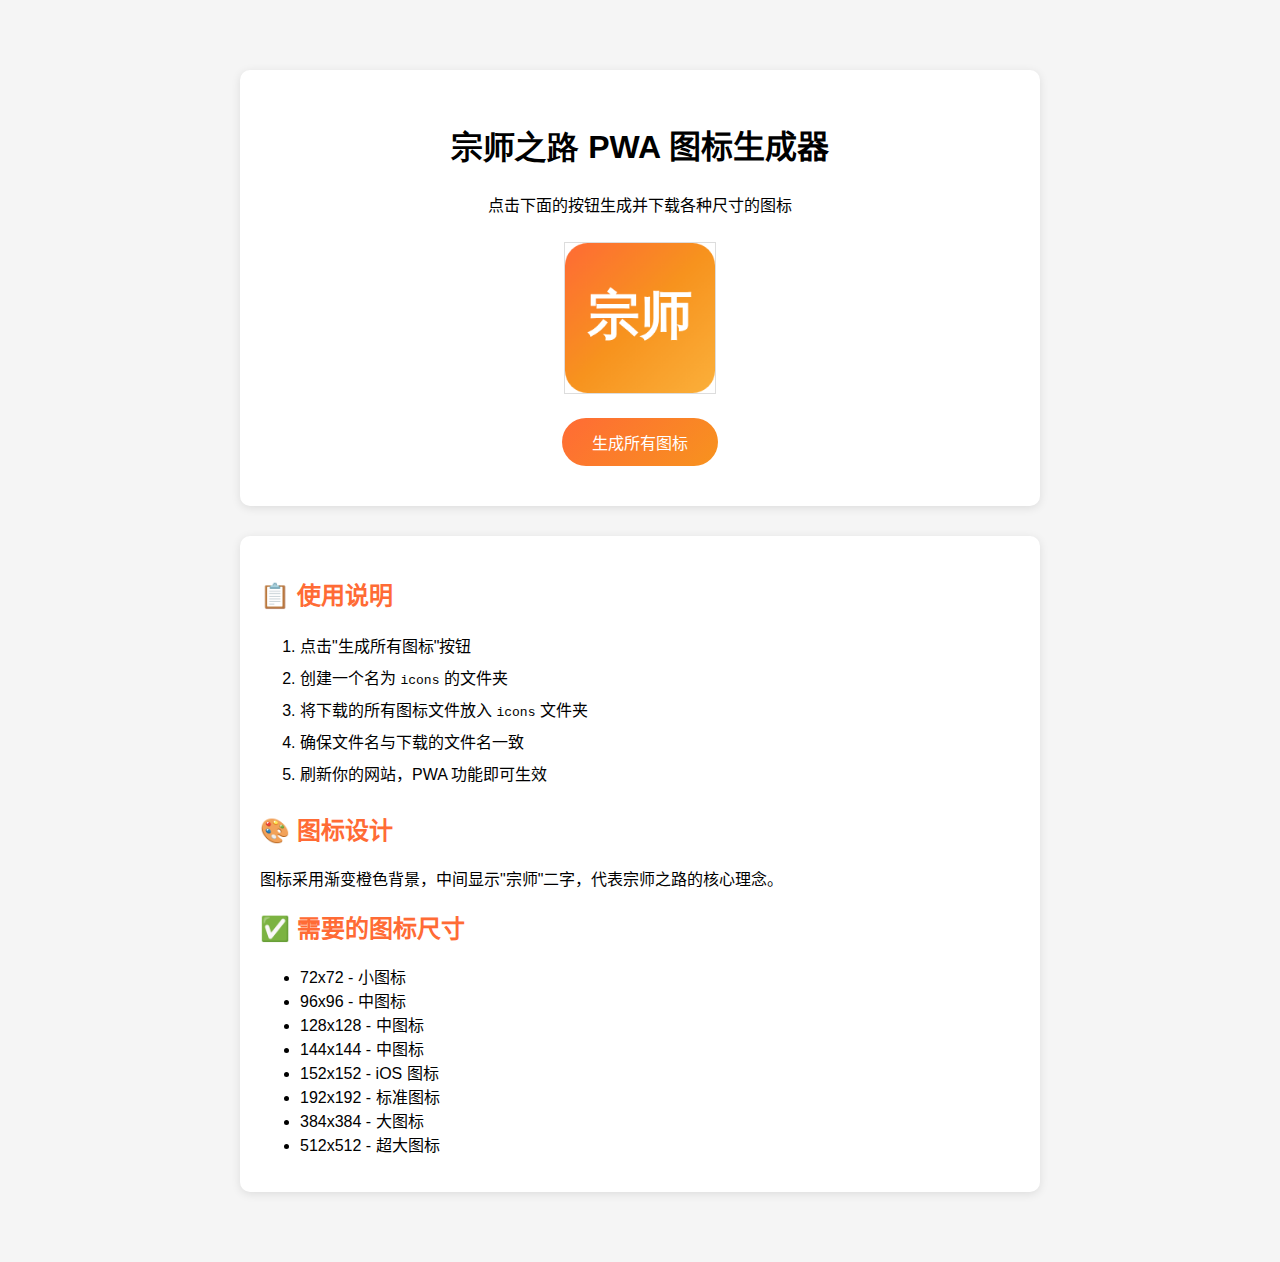
<file: create-icons.html>
<!DOCTYPE html>
<html lang="zh-CN">
<head>
    <meta charset="UTF-8">
    <meta name="viewport" content="width=device-width, initial-scale=1.0">
    <title>生成 PWA 图标</title>
    <style>
        body {
            font-family: Arial, sans-serif;
            max-width: 800px;
            margin: 50px auto;
            padding: 20px;
            background: #f5f5f5;
        }
        .icon-preview {
            background: white;
            padding: 30px;
            border-radius: 10px;
            text-align: center;
            margin-bottom: 30px;
            box-shadow: 0 2px 10px rgba(0,0,0,0.1);
        }
        canvas {
            border: 1px solid #ddd;
            margin: 10px;
        }
        .instructions {
            background: white;
            padding: 20px;
            border-radius: 10px;
            box-shadow: 0 2px 10px rgba(0,0,0,0.1);
        }
        .instructions h2 {
            color: #ff6b35;
        }
        .instructions ol {
            line-height: 2;
        }
        button {
            background: linear-gradient(135deg, #ff6b35, #f7931e);
            color: white;
            border: none;
            padding: 12px 30px;
            border-radius: 25px;
            font-size: 16px;
            cursor: pointer;
            margin: 10px;
        }
        button:hover {
            opacity: 0.9;
        }
    </style>
</head>
<body>
    <div class="icon-preview">
        <h1>宗师之路 PWA 图标生成器</h1>
        <p>点击下面的按钮生成并下载各种尺寸的图标</p>
        <div id="canvasContainer"></div>
        <button onclick="generateAllIcons()">生成所有图标</button>
    </div>
    
    <div class="instructions">
        <h2>📋 使用说明</h2>
        <ol>
            <li>点击"生成所有图标"按钮</li>
            <li>创建一个名为 <code>icons</code> 的文件夹</li>
            <li>将下载的所有图标文件放入 <code>icons</code> 文件夹</li>
            <li>确保文件名与下载的文件名一致</li>
            <li>刷新你的网站，PWA 功能即可生效</li>
        </ol>
        
        <h2>🎨 图标设计</h2>
        <p>图标采用渐变橙色背景，中间显示"宗师"二字，代表宗师之路的核心理念。</p>
        
        <h2>✅ 需要的图标尺寸</h2>
        <ul>
            <li>72x72 - 小图标</li>
            <li>96x96 - 中图标</li>
            <li>128x128 - 中图标</li>
            <li>144x144 - 中图标</li>
            <li>152x152 - iOS 图标</li>
            <li>192x192 - 标准图标</li>
            <li>384x384 - 大图标</li>
            <li>512x512 - 超大图标</li>
        </ul>
    </div>

    <script>
        const sizes = [72, 96, 128, 144, 152, 192, 384, 512];
        
        function createIcon(size) {
            const canvas = document.createElement('canvas');
            canvas.width = size;
            canvas.height = size;
            const ctx = canvas.getContext('2d');
            
            // 渐变背景
            const gradient = ctx.createLinearGradient(0, 0, size, size);
            gradient.addColorStop(0, '#ff6b35');
            gradient.addColorStop(0.5, '#f7931e');
            gradient.addColorStop(1, '#fbb03b');
            ctx.fillStyle = gradient;
            ctx.fillRect(0, 0, size, size);
            
            // 添加圆角效果（可选）
            ctx.globalCompositeOperation = 'destination-in';
            ctx.beginPath();
            ctx.roundRect(0, 0, size, size, size * 0.15);
            ctx.fill();
            ctx.globalCompositeOperation = 'source-over';
            
            // 文字
            ctx.fillStyle = 'white';
            ctx.font = `bold ${size * 0.35}px Arial, "Microsoft YaHei", sans-serif`;
            ctx.textAlign = 'center';
            ctx.textBaseline = 'middle';
            ctx.fillText('宗师', size / 2, size / 2);
            
            // 添加阴影效果
            ctx.shadowColor = 'rgba(0, 0, 0, 0.3)';
            ctx.shadowBlur = size * 0.02;
            ctx.shadowOffsetX = 0;
            ctx.shadowOffsetY = size * 0.01;
            
            return canvas;
        }
        
        function downloadCanvas(canvas, filename) {
            const link = document.createElement('a');
            link.download = filename;
            link.href = canvas.toDataURL('image/png');
            link.click();
        }
        
        function generateAllIcons() {
            const container = document.getElementById('canvasContainer');
            container.innerHTML = '';
            
            sizes.forEach(size => {
                const canvas = createIcon(size);
                canvas.style.width = '100px';
                canvas.style.height = '100px';
                container.appendChild(canvas);
                
                // 延迟下载，避免浏览器阻止多个下载
                setTimeout(() => {
                    downloadCanvas(canvas, `icon-${size}x${size}.png`);
                }, sizes.indexOf(size) * 500);
            });
            
            alert(`开始下载 ${sizes.length} 个图标文件！\n请将它们保存到 icons 文件夹中。`);
        }
        
        // 页面加载时显示预览
        window.addEventListener('load', () => {
            const container = document.getElementById('canvasContainer');
            const previewCanvas = createIcon(192);
            previewCanvas.style.width = '150px';
            previewCanvas.style.height = '150px';
            container.appendChild(previewCanvas);
        });
    </script>
</body>
</html>
</file>
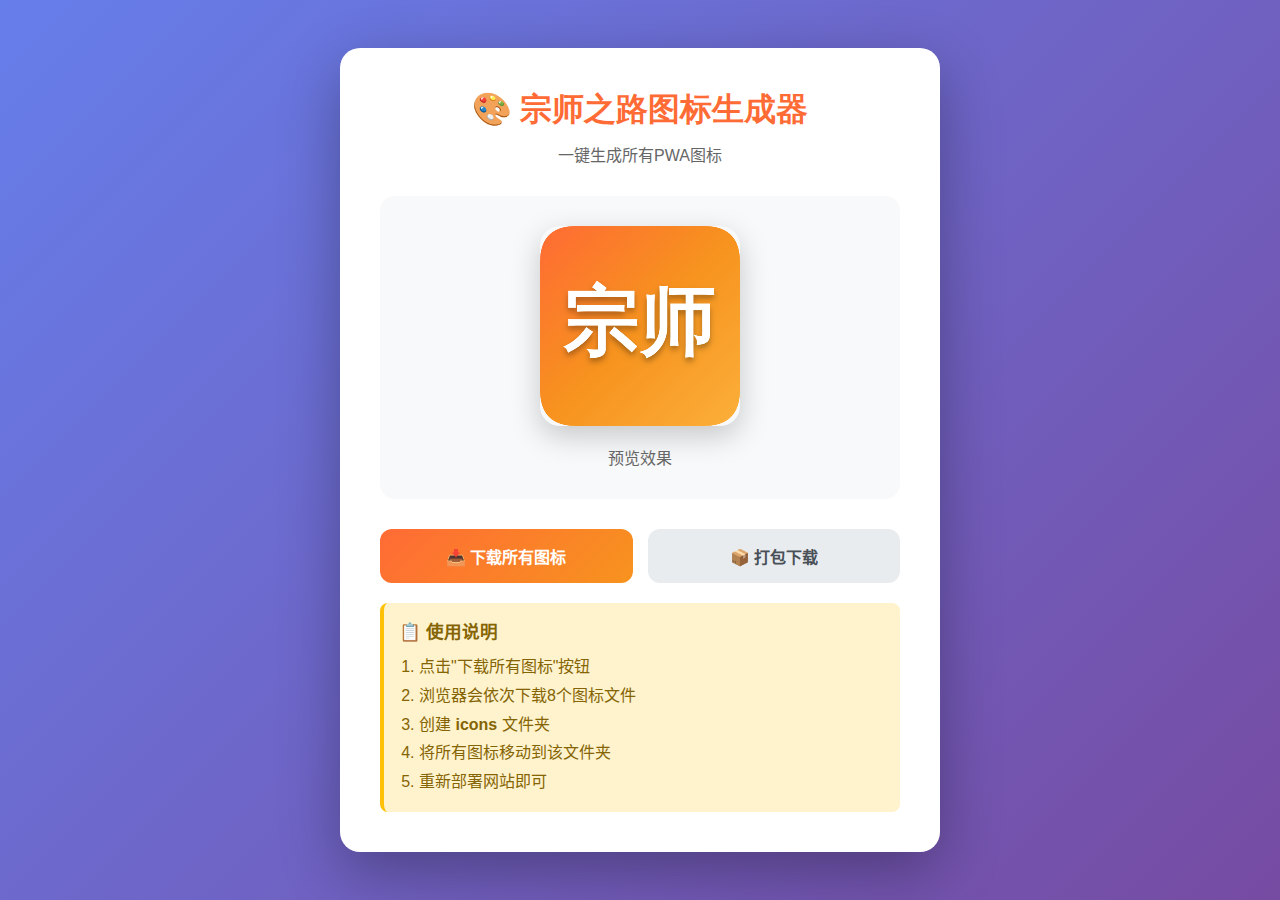
<file: generate-icon.html>
<!DOCTYPE html>
<html lang="zh-CN">
<head>
    <meta charset="UTF-8">
    <meta name="viewport" content="width=device-width, initial-scale=1.0">
    <title>一键生成图标</title>
    <style>
        * {
            margin: 0;
            padding: 0;
            box-sizing: border-box;
        }
        body {
            font-family: -apple-system, BlinkMacSystemFont, 'Segoe UI', 'Microsoft YaHei', sans-serif;
            background: linear-gradient(135deg, #667eea 0%, #764ba2 100%);
            min-height: 100vh;
            display: flex;
            align-items: center;
            justify-content: center;
            padding: 20px;
        }
        .container {
            background: white;
            border-radius: 20px;
            padding: 40px;
            max-width: 600px;
            width: 100%;
            box-shadow: 0 20px 60px rgba(0,0,0,0.3);
        }
        h1 {
            color: #ff6b35;
            text-align: center;
            margin-bottom: 10px;
            font-size: 2rem;
        }
        .subtitle {
            text-align: center;
            color: #666;
            margin-bottom: 30px;
        }
        .preview {
            text-align: center;
            margin: 30px 0;
            padding: 30px;
            background: #f8f9fa;
            border-radius: 15px;
        }
        #previewCanvas {
            border-radius: 20px;
            box-shadow: 0 10px 30px rgba(0,0,0,0.2);
        }
        .btn-container {
            display: flex;
            gap: 15px;
            margin-top: 30px;
        }
        button {
            flex: 1;
            padding: 15px 30px;
            border: none;
            border-radius: 12px;
            font-size: 16px;
            font-weight: 600;
            cursor: pointer;
            transition: all 0.3s;
        }
        .btn-primary {
            background: linear-gradient(135deg, #ff6b35, #f7931e);
            color: white;
        }
        .btn-primary:hover {
            transform: translateY(-2px);
            box-shadow: 0 10px 25px rgba(255, 107, 53, 0.4);
        }
        .btn-secondary {
            background: #e9ecef;
            color: #495057;
        }
        .btn-secondary:hover {
            background: #dee2e6;
        }
        .instructions {
            background: #fff3cd;
            border-left: 4px solid #ffc107;
            padding: 15px;
            border-radius: 8px;
            margin-top: 20px;
        }
        .instructions h3 {
            color: #856404;
            margin-bottom: 10px;
            font-size: 1.1rem;
        }
        .instructions ol {
            color: #856404;
            padding-left: 20px;
            line-height: 1.8;
        }
        .success {
            background: #d4edda;
            border-left: 4px solid #28a745;
            padding: 15px;
            border-radius: 8px;
            margin-top: 20px;
            display: none;
        }
        .success.show {
            display: block;
        }
        .success h3 {
            color: #155724;
            margin-bottom: 10px;
        }
        .success p {
            color: #155724;
            line-height: 1.6;
        }
        .download-list {
            margin-top: 20px;
            padding: 15px;
            background: #f8f9fa;
            border-radius: 8px;
            display: none;
        }
        .download-list.show {
            display: block;
        }
        .download-item {
            padding: 8px;
            margin: 5px 0;
            background: white;
            border-radius: 5px;
            display: flex;
            justify-content: space-between;
            align-items: center;
        }
        .download-item.done {
            background: #d4edda;
        }
        @media (max-width: 600px) {
            .container {
                padding: 25px;
            }
            h1 {
                font-size: 1.5rem;
            }
            .btn-container {
                flex-direction: column;
            }
        }
    </style>
</head>
<body>
    <div class="container">
        <h1>🎨 宗师之路图标生成器</h1>
        <p class="subtitle">一键生成所有PWA图标</p>
        
        <div class="preview">
            <canvas id="previewCanvas" width="200" height="200"></canvas>
            <p style="margin-top: 15px; color: #666;">预览效果</p>
        </div>
        
        <div class="btn-container">
            <button class="btn-primary" onclick="downloadAllIcons()">
                📥 下载所有图标
            </button>
            <button class="btn-secondary" onclick="downloadZip()">
                📦 打包下载
            </button>
        </div>
        
        <div class="download-list" id="downloadList">
            <h3 style="margin-bottom: 10px;">下载进度：</h3>
            <div id="progressItems"></div>
        </div>
        
        <div class="success" id="successMsg">
            <h3>✅ 下载完成！</h3>
            <p>请按照以下步骤操作：</p>
            <ol style="margin-top: 10px; padding-left: 20px;">
                <li>在项目根目录创建 <code>icons</code> 文件夹</li>
                <li>将下载的所有图标文件放入该文件夹</li>
                <li>刷新网站，即可在手机上添加到主屏幕</li>
            </ol>
        </div>
        
        <div class="instructions">
            <h3>📋 使用说明</h3>
            <ol>
                <li>点击"下载所有图标"按钮</li>
                <li>浏览器会依次下载8个图标文件</li>
                <li>创建 <strong>icons</strong> 文件夹</li>
                <li>将所有图标移动到该文件夹</li>
                <li>重新部署网站即可</li>
            </ol>
        </div>
    </div>

    <script>
        const sizes = [72, 96, 128, 144, 152, 192, 384, 512];
        
        // 创建图标
        function createIcon(size) {
            const canvas = document.createElement('canvas');
            canvas.width = size;
            canvas.height = size;
            const ctx = canvas.getContext('2d');
            
            // 渐变背景
            const gradient = ctx.createLinearGradient(0, 0, size, size);
            gradient.addColorStop(0, '#ff6b35');
            gradient.addColorStop(0.5, '#f7931e');
            gradient.addColorStop(1, '#fbb03b');
            ctx.fillStyle = gradient;
            ctx.fillRect(0, 0, size, size);
            
            // 圆角
            ctx.globalCompositeOperation = 'destination-in';
            ctx.beginPath();
            const radius = size * 0.18;
            ctx.moveTo(radius, 0);
            ctx.lineTo(size - radius, 0);
            ctx.quadraticCurveTo(size, 0, size, radius);
            ctx.lineTo(size, size - radius);
            ctx.quadraticCurveTo(size, size, size - radius, size);
            ctx.lineTo(radius, size);
            ctx.quadraticCurveTo(0, size, 0, size - radius);
            ctx.lineTo(0, radius);
            ctx.quadraticCurveTo(0, 0, radius, 0);
            ctx.closePath();
            ctx.fill();
            ctx.globalCompositeOperation = 'source-over';
            
            // 文字阴影
            ctx.shadowColor = 'rgba(0, 0, 0, 0.3)';
            ctx.shadowBlur = size * 0.03;
            ctx.shadowOffsetX = 0;
            ctx.shadowOffsetY = size * 0.02;
            
            // 文字
            ctx.fillStyle = 'white';
            ctx.font = `bold ${size * 0.38}px "Microsoft YaHei", Arial, sans-serif`;
            ctx.textAlign = 'center';
            ctx.textBaseline = 'middle';
            ctx.fillText('宗师', size / 2, size / 2);
            
            return canvas;
        }
        
        // 下载单个图标
        function downloadCanvas(canvas, filename) {
            return new Promise((resolve) => {
                canvas.toBlob((blob) => {
                    const url = URL.createObjectURL(blob);
                    const link = document.createElement('a');
                    link.download = filename;
                    link.href = url;
                    link.click();
                    setTimeout(() => {
                        URL.revokeObjectURL(url);
                        resolve();
                    }, 100);
                }, 'image/png');
            });
        }
        
        // 下载所有图标
        async function downloadAllIcons() {
            const downloadList = document.getElementById('downloadList');
            const progressItems = document.getElementById('progressItems');
            const successMsg = document.getElementById('successMsg');
            
            downloadList.classList.add('show');
            progressItems.innerHTML = '';
            successMsg.classList.remove('show');
            
            for (let i = 0; i < sizes.length; i++) {
                const size = sizes[i];
                const filename = `icon-${size}x${size}.png`;
                
                // 添加进度项
                const item = document.createElement('div');
                item.className = 'download-item';
                item.id = `item-${size}`;
                item.innerHTML = `
                    <span>${filename}</span>
                    <span>⏳ 准备中...</span>
                `;
                progressItems.appendChild(item);
                
                // 生成并下载
                const canvas = createIcon(size);
                await downloadCanvas(canvas, filename);
                
                // 更新状态
                item.classList.add('done');
                item.querySelector('span:last-child').textContent = '✅ 已下载';
                
                // 延迟避免浏览器阻止
                await new Promise(resolve => setTimeout(resolve, 300));
            }
            
            successMsg.classList.add('show');
        }
        
        // 打包下载（需要JSZip库）
        function downloadZip() {
            alert('打包下载功能需要额外的库支持。\n\n建议使用"下载所有图标"按钮逐个下载。\n\n或者使用电脑端操作会更方便。');
        }
        
        // 页面加载时显示预览
        window.addEventListener('load', () => {
            const previewCanvas = document.getElementById('previewCanvas');
            const ctx = previewCanvas.getContext('2d');
            
            // 创建预览图标
            const tempCanvas = createIcon(512);
            ctx.drawImage(tempCanvas, 0, 0, 200, 200);
        });
    </script>
</body>
</html>
</file>
<file: styles.css>
* {
    margin: 0;
    padding: 0;
    box-sizing: border-box;
}

:root {
    --primary: #ff6b35;
    --secondary: #f7931e;
    --accent: #fbb03b;
    --dark: #1a1a2e;
    --light: #f5f5f5;
    --blue: #4a90e2;
    --purple: #9b59b6;
    --green: #2ecc71;
}

body {
    font-family: -apple-system, BlinkMacSystemFont, 'Segoe UI', 'PingFang SC', 'Hiragino Sans GB', 'Microsoft YaHei', sans-serif;
    line-height: 1.6;
    color: var(--dark);
    background: var(--light);
}

.container {
    max-width: 1200px;
    margin: 0 auto;
    padding: 0 20px;
}

/* Hero Section */
.hero {
    background: linear-gradient(135deg, var(--primary) 0%, var(--secondary) 50%, var(--accent) 100%);
    color: white;
    padding: 100px 20px 80px;
    text-align: center;
    position: relative;
    overflow: hidden;
}

.hero::before {
    content: '';
    position: absolute;
    top: 0;
    left: 0;
    right: 0;
    bottom: 0;
    background: url('data:image/svg+xml,<svg xmlns="http://www.w3.org/2000/svg" viewBox="0 0 1440 320"><path fill="rgba(255,255,255,0.1)" d="M0,96L48,112C96,128,192,160,288,160C384,160,480,128,576,122.7C672,117,768,139,864,144C960,149,1056,139,1152,128C1248,117,1344,107,1392,101.3L1440,96L1440,320L1392,320C1344,320,1248,320,1152,320C1056,320,960,320,864,320C768,320,672,320,576,320C480,320,384,320,288,320C192,320,96,320,48,320L0,320Z"></path></svg>') no-repeat bottom;
    background-size: cover;
    opacity: 0.3;
}

.hero-title {
    font-size: 4rem;
    font-weight: 900;
    margin-bottom: 10px;
    text-shadow: 2px 2px 4px rgba(0,0,0,0.2);
    position: relative;
    z-index: 1;
}

.hero-subtitle {
    font-size: 1.8rem;
    font-weight: 300;
    margin-bottom: 15px;
    opacity: 0.95;
    position: relative;
    z-index: 1;
}

.hero-desc {
    font-size: 1.2rem;
    margin-bottom: 40px;
    opacity: 0.9;
    position: relative;
    z-index: 1;
}

/* Countdown */
.countdown {
    display: flex;
    justify-content: center;
    gap: 30px;
    position: relative;
    z-index: 1;
}

.countdown-item {
    display: flex;
    flex-direction: column;
    align-items: center;
}

.countdown-value {
    font-size: 3rem;
    font-weight: 700;
    background: rgba(255,255,255,0.2);
    padding: 20px 30px;
    border-radius: 15px;
    backdrop-filter: blur(10px);
    min-width: 100px;
}

.countdown-label {
    margin-top: 10px;
    font-size: 1rem;
    opacity: 0.9;
}

/* Navigation */
.nav {
    background: white;
    box-shadow: 0 2px 10px rgba(0,0,0,0.1);
    position: sticky;
    top: 0;
    z-index: 100;
}

.nav .container {
    display: flex;
    justify-content: center;
    gap: 40px;
    padding: 20px;
}

.nav-link {
    color: var(--dark);
    text-decoration: none;
    font-weight: 600;
    transition: color 0.3s;
    position: relative;
}

.nav-link::after {
    content: '';
    position: absolute;
    bottom: -5px;
    left: 0;
    width: 0;
    height: 3px;
    background: var(--primary);
    transition: width 0.3s;
}

.nav-link:hover {
    color: var(--primary);
}

.nav-link:hover::after {
    width: 100%;
}

/* Sections */
.section {
    padding: 80px 20px;
}

.section-alt {
    background: white;
}

.section-title {
    text-align: center;
    font-size: 2.5rem;
    margin-bottom: 50px;
    color: var(--dark);
    position: relative;
}

.section-title::after {
    content: '';
    display: block;
    width: 80px;
    height: 4px;
    background: linear-gradient(90deg, var(--primary), var(--accent));
    margin: 20px auto 0;
    border-radius: 2px;
}

/* Goals Grid */
.goals-grid {
    display: grid;
    grid-template-columns: repeat(auto-fit, minmax(250px, 1fr));
    gap: 30px;
    margin-top: 50px;
}

.goal-card {
    background: white;
    padding: 30px;
    border-radius: 15px;
    text-align: center;
    box-shadow: 0 5px 20px rgba(0,0,0,0.1);
    transition: transform 0.3s, box-shadow 0.3s;
}

.goal-card:hover {
    transform: translateY(-10px);
    box-shadow: 0 10px 30px rgba(0,0,0,0.15);
}

.goal-icon {
    font-size: 3rem;
    margin-bottom: 15px;
}

.goal-card h3 {
    font-size: 1.5rem;
    margin-bottom: 10px;
    color: var(--primary);
}

.goal-card p {
    color: #666;
    font-size: 0.95rem;
}

/* Timeline */
.timeline {
    position: relative;
    max-width: 900px;
    margin: 0 auto;
}

.timeline::before {
    content: '';
    position: absolute;
    left: 50%;
    transform: translateX(-50%);
    width: 4px;
    height: 100%;
    background: linear-gradient(180deg, var(--primary), var(--accent));
}

.timeline-item {
    display: flex;
    margin-bottom: 50px;
    position: relative;
}

.timeline-item:nth-child(odd) {
    flex-direction: row;
}

.timeline-item:nth-child(even) {
    flex-direction: row-reverse;
}

.timeline-marker {
    width: 60px;
    height: 60px;
    background: linear-gradient(135deg, var(--primary), var(--secondary));
    border-radius: 50%;
    display: flex;
    align-items: center;
    justify-content: center;
    color: white;
    font-size: 1.5rem;
    font-weight: 700;
    position: absolute;
    left: 50%;
    transform: translateX(-50%);
    z-index: 2;
    box-shadow: 0 0 0 10px var(--light);
}

.timeline-content {
    width: calc(50% - 50px);
    background: white;
    padding: 25px;
    border-radius: 15px;
    box-shadow: 0 5px 20px rgba(0,0,0,0.1);
}

.timeline-item:nth-child(odd) .timeline-content {
    margin-right: auto;
    margin-left: 0;
}

.timeline-item:nth-child(even) .timeline-content {
    margin-left: auto;
    margin-right: 0;
}

.timeline-content h3 {
    color: var(--primary);
    font-size: 1.5rem;
    margin-bottom: 10px;
}

.timeline-period {
    color: var(--secondary);
    font-weight: 600;
    margin-bottom: 10px;
}

.timeline-desc {
    color: #666;
    margin-bottom: 15px;
    font-weight: 500;
}

.timeline-list {
    list-style: none;
    padding-left: 0;
}

.timeline-list li {
    padding-left: 25px;
    position: relative;
    margin-bottom: 8px;
    color: #555;
}

.timeline-list li::before {
    content: '→';
    position: absolute;
    left: 0;
    color: var(--primary);
    font-weight: 700;
}

/* Daily Schedule */
.daily-tabs {
    display: flex;
    justify-content: center;
    gap: 15px;
    margin-bottom: 40px;
    flex-wrap: wrap;
}

.tab-btn {
    padding: 12px 30px;
    border: 2px solid var(--primary);
    background: white;
    color: var(--primary);
    border-radius: 25px;
    font-size: 1rem;
    font-weight: 600;
    cursor: pointer;
    transition: all 0.3s;
    display: flex;
    flex-direction: column;
    align-items: center;
    gap: 5px;
}

.tab-main {
    font-size: 1rem;
    font-weight: 600;
}

.tab-sub {
    font-size: 0.75rem;
    font-weight: 400;
    opacity: 0.8;
}

.tab-btn:hover {
    background: var(--primary);
    color: white;
}

.tab-btn.active {
    background: var(--primary);
    color: white;
}

.tab-content {
    display: none;
}

.tab-content.active {
    display: block;
    animation: fadeIn 0.5s;
}

@keyframes fadeIn {
    from { opacity: 0; transform: translateY(20px); }
    to { opacity: 1; transform: translateY(0); }
}

.schedule-card {
    background: white;
    padding: 30px;
    border-radius: 15px;
    box-shadow: 0 5px 20px rgba(0,0,0,0.1);
}

.schedule-card h3 {
    color: var(--primary);
    font-size: 1.8rem;
    margin-bottom: 15px;
}

.schedule-focus {
    color: var(--secondary);
    font-weight: 600;
    margin-bottom: 20px;
}

.schedule-item {
    display: flex;
    gap: 20px;
    margin-bottom: 25px;
    padding-bottom: 25px;
    border-bottom: 1px solid #eee;
}

.schedule-item:last-child {
    border-bottom: none;
    margin-bottom: 0;
    padding-bottom: 0;
}

.time {
    flex-shrink: 0;
    font-weight: 700;
    color: var(--primary);
    background: rgba(255, 107, 53, 0.1);
    padding: 8px 15px;
    border-radius: 8px;
    font-size: 0.95rem;
}

.schedule-desc strong {
    display: block;
    color: var(--dark);
    margin-bottom: 8px;
    font-size: 1.1rem;
}

.schedule-desc p {
    color: #666;
    margin: 5px 0;
}

.schedule-desc ul {
    list-style: none;
    padding-left: 0;
    margin-top: 10px;
}

.schedule-desc ul li {
    padding-left: 20px;
    position: relative;
    margin-bottom: 5px;
    color: #666;
}

.schedule-desc ul li::before {
    content: '•';
    position: absolute;
    left: 0;
    color: var(--primary);
    font-weight: 700;
}

/* 考核系统样式 */
.assessment-system {
    display: flex;
    flex-direction: column;
    gap: 40px;
}

.assessment-card {
    background: white;
    border-radius: 15px;
    padding: 30px;
    box-shadow: 0 5px 20px rgba(0,0,0,0.1);
    border: 3px solid;
}

.weekly {
    border-color: #3498db;
}

.monthly {
    border-color: #e74c3c;
}

.assessment-header {
    margin-bottom: 25px;
    padding-bottom: 20px;
    border-bottom: 2px solid #eee;
}

.assessment-header h3 {
    color: var(--dark);
    font-size: 1.8rem;
    margin-bottom: 10px;
}

.assessment-time {
    color: #666;
    font-size: 1rem;
    margin-bottom: 8px;
    font-weight: 600;
}

.assessment-principle {
    color: #555;
    font-size: 1.05rem;
    font-style: italic;
    background: linear-gradient(135deg, rgba(52, 152, 219, 0.1), rgba(155, 89, 182, 0.1));
    padding: 12px 15px;
    border-radius: 8px;
    margin-top: 10px;
}

.assessment-items {
    display: flex;
    flex-direction: column;
    gap: 25px;
}

.assessment-item {
    background: #f8f9fa;
    padding: 20px;
    border-radius: 12px;
    border-left: 5px solid;
}

.assessment-item:nth-child(1) {
    border-left-color: #e74c3c;
}

.assessment-item:nth-child(2) {
    border-left-color: #9b59b6;
}

.assessment-item:nth-child(3) {
    border-left-color: #3498db;
}

.item-header {
    display: flex;
    align-items: center;
    gap: 12px;
    margin-bottom: 15px;
}

.item-icon {
    font-size: 2rem;
}

.item-header h4 {
    color: var(--dark);
    font-size: 1.4rem;
    margin: 0;
}

.item-content {
    padding-left: 45px;
}

.item-indicator {
    color: #555;
    margin-bottom: 10px;
    line-height: 1.6;
}

.indicator-list {
    list-style: none;
    padding-left: 0;
    margin: 10px 0;
}

.indicator-list li {
    padding-left: 20px;
    position: relative;
    margin-bottom: 8px;
    color: #555;
    line-height: 1.6;
}

.indicator-list li::before {
    content: '▸';
    position: absolute;
    left: 0;
    color: #9b59b6;
    font-weight: 700;
}

.item-redline {
    color: #e74c3c;
    font-weight: 600;
    margin: 12px 0;
    padding: 10px;
    background: rgba(231, 76, 60, 0.1);
    border-radius: 6px;
}

.item-punishment {
    background: linear-gradient(135deg, rgba(231, 76, 60, 0.1), rgba(192, 57, 43, 0.1));
    padding: 15px;
    border-radius: 8px;
    margin-top: 12px;
    border: 2px solid #e74c3c;
}

.item-punishment.nuclear {
    background: linear-gradient(135deg, rgba(231, 76, 60, 0.2), rgba(192, 57, 43, 0.2));
    border: 3px solid #e74c3c;
    box-shadow: 0 0 15px rgba(231, 76, 60, 0.3);
}

.item-punishment strong {
    display: block;
    color: #e74c3c;
    margin-bottom: 8px;
    font-size: 1.05rem;
}

.item-punishment p {
    color: #555;
    margin: 5px 0;
    line-height: 1.6;
}

.punishment-highlight {
    background: #e74c3c;
    color: white;
    padding: 3px 10px;
    border-radius: 5px;
    font-weight: 700;
}

/* Boss战样式 */
.boss-battles {
    display: grid;
    grid-template-columns: repeat(auto-fit, minmax(280px, 1fr));
    gap: 20px;
}

.boss-item {
    background: white;
    padding: 20px;
    border-radius: 12px;
    border: 3px solid;
    transition: transform 0.3s, box-shadow 0.3s;
}

.boss-item:hover {
    transform: translateY(-5px);
    box-shadow: 0 10px 25px rgba(0,0,0,0.15);
}

.fighter {
    border-color: #e74c3c;
    background: linear-gradient(135deg, rgba(231, 76, 60, 0.05), white);
}

.speaker {
    border-color: #3498db;
    background: linear-gradient(135deg, rgba(52, 152, 219, 0.05), white);
}

.artist {
    border-color: #9b59b6;
    background: linear-gradient(135deg, rgba(155, 89, 182, 0.05), white);
}

.boss-header {
    display: flex;
    align-items: center;
    gap: 12px;
    margin-bottom: 15px;
    padding-bottom: 12px;
    border-bottom: 2px solid #eee;
}

.boss-icon {
    font-size: 2rem;
}

.boss-header h4 {
    color: var(--dark);
    font-size: 1.3rem;
    margin: 0;
}

.boss-content {
    padding-left: 45px;
}

.boss-task {
    color: #555;
    margin-bottom: 12px;
    line-height: 1.6;
}

.boss-standard {
    background: #f8f9fa;
    padding: 12px;
    border-radius: 8px;
    border-left: 4px solid #2ecc71;
}

.boss-standard strong {
    display: block;
    color: #2ecc71;
    margin-bottom: 8px;
}

.boss-standard p {
    color: #555;
    margin: 5px 0;
    line-height: 1.6;
}

.boss-note {
    font-style: italic;
    color: #777;
    font-size: 0.95rem;
    margin-top: 8px;
}

/* 响应式 - 考核系统 */
@media (max-width: 768px) {
    .assessment-card {
        padding: 20px;
    }
    
    .item-content,
    .boss-content {
        padding-left: 0;
    }
    
    .boss-battles {
        grid-template-columns: 1fr;
    }
}

.quarters {
    background: white;
    padding: 40px;
    border-radius: 15px;
    box-shadow: 0 5px 20px rgba(0,0,0,0.1);
}

.quarters h3 {
    text-align: center;
    font-size: 2rem;
    color: var(--primary);
    margin-bottom: 10px;
}

.quarters-subtitle {
    text-align: center;
    color: #666;
    font-size: 1.1rem;
    margin-bottom: 30px;
    font-style: italic;
}

.quarter-detailed {
    display: grid;
    grid-template-columns: repeat(2, 1fr);
    gap: 25px;
}

.quarter-card {
    background: white;
    border-radius: 15px;
    padding: 25px;
    box-shadow: 0 5px 20px rgba(0,0,0,0.1);
    border: 3px solid;
    transition: transform 0.3s, box-shadow 0.3s;
}

.quarter-card:hover {
    transform: translateY(-5px);
    box-shadow: 0 10px 30px rgba(0,0,0,0.15);
}

.q1 {
    border-color: #3498db;
}

.q2 {
    border-color: #2ecc71;
}

.q3 {
    border-color: #f39c12;
}

.q4 {
    border-color: #e74c3c;
}

.quarter-header {
    display: flex;
    align-items: center;
    gap: 15px;
    margin-bottom: 20px;
    padding-bottom: 15px;
    border-bottom: 2px solid #eee;
}

.quarter-card .quarter-label {
    width: 60px;
    height: 60px;
    border-radius: 50%;
    display: flex;
    align-items: center;
    justify-content: center;
    font-size: 1.8rem;
    font-weight: 700;
    color: white;
    flex-shrink: 0;
}

.q1 .quarter-label {
    background: linear-gradient(135deg, #3498db, #2980b9);
}

.q2 .quarter-label {
    background: linear-gradient(135deg, #2ecc71, #27ae60);
}

.q3 .quarter-label {
    background: linear-gradient(135deg, #f39c12, #e67e22);
}

.q4 .quarter-label {
    background: linear-gradient(135deg, #e74c3c, #c0392b);
}

.quarter-info {
    flex: 1;
}

.quarter-info h4 {
    font-size: 1.4rem;
    color: var(--dark);
    margin-bottom: 5px;
}

.quarter-period {
    color: #666;
    font-size: 0.95rem;
    font-style: italic;
}

.quarter-goals {
    display: flex;
    flex-direction: column;
    gap: 15px;
}

.goal-item {
    display: flex;
    align-items: flex-start;
    gap: 12px;
    padding: 12px;
    background: #f8f9fa;
    border-radius: 10px;
    transition: background 0.3s;
}

.goal-item:hover {
    background: #e9ecef;
}

.goal-icon {
    font-size: 1.5rem;
    flex-shrink: 0;
}

.goal-text {
    flex: 1;
    line-height: 1.6;
    color: #555;
}

.goal-text strong {
    color: var(--dark);
    display: inline;
}

/* 响应式 - 季度里程碑 */
@media (max-width: 968px) {
    .quarter-detailed {
        grid-template-columns: 1fr;
    }
}

@media (max-width: 768px) {
    .quarters {
        padding: 25px 20px;
    }
    
    .quarter-card {
        padding: 20px;
    }
    
    .quarter-header {
        flex-direction: column;
        align-items: flex-start;
        gap: 10px;
    }
    
    .quarter-card .quarter-label {
        width: 50px;
        height: 50px;
        font-size: 1.5rem;
    }
    
    .quarter-info h4 {
        font-size: 1.2rem;
    }
}

/* CTA Section */
.cta-section {
    background: linear-gradient(135deg, var(--dark) 0%, #2d2d44 100%);
    color: white;
    text-align: center;
}

.cta-section h2 {
    font-size: 2.5rem;
    margin-bottom: 50px;
}

.cta-grid {
    display: grid;
    grid-template-columns: repeat(auto-fit, minmax(250px, 1fr));
    gap: 30px;
    margin-bottom: 50px;
}

.cta-card {
    background: rgba(255,255,255,0.1);
    padding: 30px;
    border-radius: 15px;
    backdrop-filter: blur(10px);
    border: 2px solid rgba(255,255,255,0.2);
    transition: transform 0.3s;
}

.cta-card:hover {
    transform: translateY(-5px);
    border-color: var(--accent);
}

.cta-number {
    width: 60px;
    height: 60px;
    background: var(--primary);
    border-radius: 50%;
    display: flex;
    align-items: center;
    justify-content: center;
    font-size: 2rem;
    font-weight: 700;
    margin: 0 auto 20px;
}

.cta-card p {
    font-size: 1.1rem;
    line-height: 1.6;
}

.cta-button-wrapper {
    margin-top: 50px;
}

.cta-button {
    padding: 18px 50px;
    font-size: 1.3rem;
    font-weight: 700;
    background: linear-gradient(135deg, var(--primary), var(--secondary));
    color: white;
    border: none;
    border-radius: 50px;
    cursor: pointer;
    transition: all 0.3s;
    box-shadow: 0 5px 20px rgba(255, 107, 53, 0.4);
}

.cta-button:hover {
    transform: translateY(-3px);
    box-shadow: 0 8px 30px rgba(255, 107, 53, 0.6);
}

/* Footer */
.footer {
    background: var(--dark);
    color: white;
    text-align: center;
    padding: 40px 20px;
}

.footer p {
    margin: 5px 0;
    opacity: 0.8;
}

/* Responsive */
@media (max-width: 768px) {
    .hero-title {
        font-size: 2.5rem;
    }
    
    .hero-subtitle {
        font-size: 1.3rem;
    }
    
    .countdown {
        gap: 15px;
    }
    
    .countdown-value {
        font-size: 2rem;
        padding: 15px 20px;
        min-width: 80px;
    }
    
    .nav .container {
        flex-wrap: wrap;
        gap: 15px;
    }
    
    .section-title {
        font-size: 2rem;
    }
    
    .timeline::before {
        left: 30px;
    }
    
    .timeline-marker {
        left: 30px;
        width: 50px;
        height: 50px;
        font-size: 1.2rem;
    }
    
    .timeline-item {
        flex-direction: column !important;
    }
    
    .timeline-content {
        width: calc(100% - 80px);
        margin-left: 80px !important;
        margin-right: 0 !important;
    }
    
    .schedule-item {
        flex-direction: column;
        gap: 10px;
    }
    
    .goals-grid,
    .milestone-grid,
    .quarter-grid {
        grid-template-columns: 1fr;
    }
}

@media (max-width: 480px) {
    .hero-title {
        font-size: 2rem;
    }
    
    .countdown-value {
        font-size: 1.5rem;
        padding: 10px 15px;
        min-width: 60px;
    }
    
    .tab-btn {
        padding: 10px 20px;
        font-size: 0.9rem;
    }
}

/* 浮动按钮 */
.float-btn {
    position: fixed;
    width: 60px;
    height: 60px;
    color: white;
    border: none;
    border-radius: 50%;
    cursor: pointer;
    display: flex;
    flex-direction: column;
    align-items: center;
    justify-content: center;
    transition: all 0.3s;
    z-index: 999;
}

.survival-btn {
    bottom: 20px;
    right: 20px;
    background: linear-gradient(135deg, #e74c3c, #c0392b);
    box-shadow: 0 5px 25px rgba(231, 76, 60, 0.5);
    animation: pulse 2s infinite;
}

.supplement-btn {
    bottom: 170px;
    right: 20px;
    background: linear-gradient(135deg, #f39c12, #e67e22);
    box-shadow: 0 5px 25px rgba(243, 156, 18, 0.5);
    animation: pulse 2s infinite 1s;
}

.game-btn {
    bottom: 95px;
    right: 20px;
    background: linear-gradient(135deg, #9b59b6, #8e44ad);
    box-shadow: 0 5px 25px rgba(155, 89, 182, 0.5);
    animation: pulse 2s infinite 0.5s;
}

.survival-btn:hover {
    transform: scale(1.1);
    box-shadow: 0 8px 35px rgba(231, 76, 60, 0.7);
}

.supplement-btn:hover {
    transform: scale(1.1);
    box-shadow: 0 8px 35px rgba(243, 156, 18, 0.7);
}

.game-btn:hover {
    transform: scale(1.1);
    box-shadow: 0 8px 35px rgba(155, 89, 182, 0.7);
}

.float-icon {
    font-size: 1.5rem;
    margin-bottom: 2px;
}

.float-text {
    font-size: 0.65rem;
    font-weight: 600;
}

@keyframes pulse {
    0%, 100% {
        box-shadow: 0 5px 25px rgba(231, 76, 60, 0.5);
    }
    50% {
        box-shadow: 0 5px 35px rgba(231, 76, 60, 0.8);
    }
}

/* 模态框 */
.modal {
    display: none;
    position: fixed;
    z-index: 1000;
    left: 0;
    top: 0;
    width: 100%;
    height: 100%;
    overflow: auto;
    background-color: rgba(0, 0, 0, 0.7);
    animation: fadeIn 0.3s;
}

.modal.show {
    display: block;
}

.modal-content {
    background: white;
    margin: 3% auto;
    padding: 0;
    width: 90%;
    max-width: 900px;
    border-radius: 20px;
    box-shadow: 0 10px 50px rgba(0, 0, 0, 0.3);
    animation: slideDown 0.4s;
    max-height: 90vh;
    overflow-y: auto;
}

@keyframes slideDown {
    from {
        transform: translateY(-50px);
        opacity: 0;
    }
    to {
        transform: translateY(0);
        opacity: 1;
    }
}

.close {
    color: #aaa;
    float: right;
    font-size: 35px;
    font-weight: bold;
    padding: 10px 20px;
    cursor: pointer;
    transition: color 0.3s;
}

.close:hover,
.close:focus {
    color: #e74c3c;
}

.modal-title {
    background: linear-gradient(135deg, #e74c3c, #c0392b);
    color: white;
    padding: 30px;
    margin: 0;
    border-radius: 20px 20px 0 0;
    font-size: 2.2rem;
    text-align: center;
}

.modal-subtitle {
    background: linear-gradient(135deg, #e74c3c, #c0392b);
    color: white;
    padding: 0 30px 20px;
    margin: 0;
    text-align: center;
    font-size: 1.1rem;
    opacity: 0.95;
}

.survival-rules {
    padding: 30px;
}

.rule-item {
    display: flex;
    gap: 20px;
    margin-bottom: 40px;
    padding-bottom: 40px;
    border-bottom: 2px solid #eee;
}

.rule-item:last-child {
    border-bottom: none;
    margin-bottom: 0;
    padding-bottom: 0;
}

.rule-number {
    flex-shrink: 0;
    width: 60px;
    height: 60px;
    background: linear-gradient(135deg, var(--primary), var(--secondary));
    color: white;
    border-radius: 50%;
    display: flex;
    align-items: center;
    justify-content: center;
    font-size: 2rem;
    font-weight: 700;
    box-shadow: 0 5px 15px rgba(255, 107, 53, 0.3);
}

.rule-content {
    flex: 1;
}

.rule-content h3 {
    color: var(--primary);
    font-size: 1.6rem;
    margin-bottom: 8px;
}

.rule-principle {
    color: var(--secondary);
    font-weight: 600;
    font-style: italic;
    margin-bottom: 15px;
}

.rule-desc {
    color: #555;
    line-height: 1.8;
}

.rule-desc p {
    margin-bottom: 12px;
}

.highlight {
    background: linear-gradient(120deg, rgba(255, 107, 53, 0.1) 0%, rgba(251, 176, 59, 0.1) 100%);
    padding: 12px;
    border-left: 4px solid var(--primary);
    border-radius: 5px;
    font-weight: 600;
}

.danger {
    color: #e74c3c;
}

.rule-why {
    background: #f8f9fa;
    padding: 15px;
    border-radius: 8px;
    margin-top: 15px;
    border-left: 4px solid var(--green);
}

.mode-comparison {
    display: grid;
    grid-template-columns: 1fr 1fr;
    gap: 15px;
    margin: 15px 0;
}

.mode-box {
    padding: 15px;
    border-radius: 10px;
}

.normal-mode {
    background: linear-gradient(135deg, rgba(74, 144, 226, 0.1), rgba(155, 89, 182, 0.1));
    border: 2px solid var(--blue);
}

.survival-mode {
    background: linear-gradient(135deg, rgba(46, 204, 113, 0.1), rgba(39, 174, 96, 0.1));
    border: 2px solid var(--green);
}

.mode-box strong {
    display: block;
    margin-bottom: 10px;
    font-size: 1.05rem;
}

.mode-box ul {
    list-style: none;
    padding-left: 0;
}

.mode-box ul li {
    padding-left: 20px;
    position: relative;
    margin-bottom: 6px;
}

.mode-box ul li::before {
    content: '✓';
    position: absolute;
    left: 0;
    font-weight: 700;
}

.normal-mode ul li::before {
    color: var(--blue);
}

.survival-mode ul li::before {
    color: var(--green);
}

.tactics {
    display: grid;
    grid-template-columns: 1fr 1fr;
    gap: 15px;
    margin: 15px 0;
}

.tactic-box {
    background: #f8f9fa;
    padding: 15px;
    border-radius: 10px;
}

.tactic-box strong {
    display: block;
    margin-bottom: 10px;
    color: var(--dark);
}

.tactic-box ul {
    list-style: none;
    padding-left: 0;
}

.tactic-box ul li {
    padding-left: 20px;
    position: relative;
    margin-bottom: 8px;
    font-size: 0.95rem;
}

.tactic-box ul li::before {
    content: '→';
    position: absolute;
    left: 0;
    color: var(--primary);
    font-weight: 700;
}

.pain-binding {
    background: #fff3cd;
    padding: 15px;
    border-radius: 10px;
    border: 2px solid #ffc107;
    margin: 15px 0;
}

.pain-binding ol {
    margin: 10px 0;
    padding-left: 25px;
}

.pain-binding ol li {
    margin-bottom: 8px;
    line-height: 1.6;
}

.mental-building {
    background: linear-gradient(135deg, var(--dark), #2d2d44);
    color: white;
    padding: 30px;
    border-radius: 0 0 20px 20px;
}

.mental-building h3 {
    text-align: center;
    font-size: 1.8rem;
    margin-bottom: 20px;
}

.mental-building blockquote {
    background: rgba(255, 255, 255, 0.1);
    padding: 20px;
    border-left: 5px solid var(--accent);
    border-radius: 8px;
    font-size: 1.2rem;
    font-style: italic;
    margin: 20px 0;
    line-height: 1.8;
}

.mental-building ul {
    list-style: none;
    padding-left: 0;
    margin: 20px 0;
}

.mental-building ul li {
    padding-left: 30px;
    position: relative;
    margin-bottom: 15px;
    line-height: 1.8;
}

.mental-building ul li::before {
    content: '🔥';
    position: absolute;
    left: 0;
}

.final-words {
    text-align: center;
    font-size: 1.15rem;
    font-weight: 600;
    margin-top: 25px;
    padding: 20px;
    background: rgba(255, 255, 255, 0.1);
    border-radius: 10px;
}

/* 响应式 - 模态框 */
@media (max-width: 768px) {
    .modal-content {
        width: 95%;
        margin: 5% auto;
    }
    
    .modal-title {
        font-size: 1.6rem;
        padding: 20px;
    }
    
    .modal-subtitle {
        font-size: 0.95rem;
        padding: 0 20px 15px;
    }
    
    .survival-rules {
        padding: 20px;
    }
    
    .rule-item {
        flex-direction: column;
        gap: 15px;
    }
    
    .rule-number {
        width: 50px;
        height: 50px;
        font-size: 1.5rem;
    }
    
    .mode-comparison,
    .tactics {
        grid-template-columns: 1fr;
    }
    
    .float-btn {
        width: 60px;
        height: 60px;
        bottom: 20px;
        right: 20px;
    }
    
    .float-icon {
        font-size: 1.5rem;
    }
    
    .float-text {
        font-size: 0.65rem;
    }
}

/* 游戏规范模态框样式 */
.game-title {
    background: linear-gradient(135deg, #9b59b6, #8e44ad) !important;
}

.game-warning {
    background: linear-gradient(135deg, rgba(231, 76, 60, 0.1), rgba(192, 57, 43, 0.1));
    padding: 25px;
    margin: 30px;
    border-radius: 15px;
    border: 2px solid #e74c3c;
}

.game-warning h3 {
    color: #e74c3c;
    font-size: 1.6rem;
    margin-bottom: 20px;
    text-align: center;
}

.time-calc {
    background: white;
    padding: 20px;
    border-radius: 10px;
    margin-bottom: 20px;
}

.calc-item {
    display: flex;
    justify-content: space-between;
    align-items: flex-start;
    padding: 12px 0;
    border-bottom: 1px solid #eee;
}

.calc-item:last-child {
    border-bottom: none;
}

.calc-item strong {
    color: var(--dark);
    flex-shrink: 0;
    margin-right: 15px;
}

.calc-item span {
    color: #666;
    font-weight: 600;
}

.calc-item ul {
    list-style: none;
    padding-left: 0;
    margin: 5px 0 0 0;
}

.calc-item ul li {
    color: #666;
    margin-bottom: 5px;
    font-size: 0.95rem;
}

.conclusion {
    background: white;
    padding: 20px;
    border-radius: 10px;
    text-align: center;
}

.conclusion strong {
    display: block;
    margin-bottom: 10px;
    font-size: 1.1rem;
    color: var(--dark);
}

.highlight-time {
    color: #e74c3c;
    font-size: 1.3rem;
    font-weight: 700;
}

.danger-text {
    color: #e74c3c;
    font-weight: 600;
    margin-top: 10px;
    font-size: 1.05rem;
}

.game-strategies {
    padding: 30px;
}

.strategy-item {
    display: flex;
    gap: 20px;
    margin-bottom: 40px;
    padding-bottom: 40px;
    border-bottom: 2px solid #eee;
}

.strategy-item:last-child {
    border-bottom: none;
    margin-bottom: 0;
    padding-bottom: 0;
}

.strategy-number {
    flex-shrink: 0;
    width: 60px;
    height: 60px;
    background: linear-gradient(135deg, #9b59b6, #8e44ad);
    color: white;
    border-radius: 50%;
    display: flex;
    align-items: center;
    justify-content: center;
    font-size: 2rem;
    font-weight: 700;
    box-shadow: 0 5px 15px rgba(155, 89, 182, 0.3);
}

.strategy-content {
    flex: 1;
}

.strategy-content h3 {
    color: #9b59b6;
    font-size: 1.6rem;
    margin-bottom: 15px;
}

.game-settings {
    display: grid;
    grid-template-columns: 1fr 1fr;
    gap: 15px;
    margin: 15px 0;
}

.setting-box {
    padding: 15px;
    border-radius: 10px;
}

.english {
    background: linear-gradient(135deg, rgba(52, 152, 219, 0.1), rgba(41, 128, 185, 0.1));
    border: 2px solid #3498db;
}

.japanese {
    background: linear-gradient(135deg, rgba(231, 76, 60, 0.1), rgba(192, 57, 43, 0.1));
    border: 2px solid #e74c3c;
}

.setting-box strong {
    display: block;
    margin-bottom: 10px;
    font-size: 1.05rem;
    color: var(--dark);
}

.setting-box ul {
    list-style: none;
    padding-left: 0;
}

.setting-box ul li {
    padding-left: 20px;
    position: relative;
    margin-bottom: 8px;
    color: #555;
}

.setting-box ul li::before {
    content: '▸';
    position: absolute;
    left: 0;
    font-weight: 700;
}

.english ul li::before {
    color: #3498db;
}

.japanese ul li::before {
    color: #e74c3c;
}

.strategy-action {
    background: #f8f9fa;
    padding: 15px;
    border-radius: 8px;
    margin-top: 15px;
    border-left: 4px solid #9b59b6;
    color: #555;
}

.artist-approach {
    display: grid;
    grid-template-columns: 1fr 1fr;
    gap: 15px;
    margin: 15px 0;
}

.approach-box {
    background: #f8f9fa;
    padding: 15px;
    border-radius: 10px;
    border: 2px solid #9b59b6;
}

.approach-box strong {
    display: block;
    margin-bottom: 10px;
    color: #9b59b6;
    font-size: 1.05rem;
}

.approach-box p {
    color: #555;
    margin-bottom: 10px;
}

.approach-box ul {
    list-style: none;
    padding-left: 0;
}

.approach-box ul li {
    padding-left: 20px;
    position: relative;
    margin-bottom: 6px;
    color: #555;
    font-size: 0.95rem;
}

.approach-box ul li::before {
    content: '•';
    position: absolute;
    left: 0;
    color: #9b59b6;
    font-weight: 700;
}

.time-schedule {
    display: grid;
    grid-template-columns: repeat(3, 1fr);
    gap: 15px;
    margin: 15px 0;
}

.schedule-box {
    padding: 15px;
    border-radius: 10px;
}

.daily {
    background: linear-gradient(135deg, rgba(46, 204, 113, 0.1), rgba(39, 174, 96, 0.1));
    border: 2px solid #2ecc71;
}

.weekly {
    background: linear-gradient(135deg, rgba(52, 152, 219, 0.1), rgba(41, 128, 185, 0.1));
    border: 2px solid #3498db;
    grid-column: span 2;
}

.optimal {
    background: linear-gradient(135deg, rgba(241, 196, 15, 0.1), rgba(243, 156, 18, 0.1));
    border: 2px solid #f39c12;
}

.schedule-box strong {
    display: block;
    margin-bottom: 10px;
    color: var(--dark);
    font-size: 1.05rem;
}

.schedule-box p {
    color: #555;
    margin: 5px 0;
    font-size: 0.95rem;
}

.schedule-box ul {
    list-style: none;
    padding-left: 0;
    margin: 10px 0;
}

.schedule-box ul li {
    padding-left: 20px;
    position: relative;
    margin-bottom: 8px;
    color: #555;
}

.schedule-box ul li::before {
    content: '→';
    position: absolute;
    left: 0;
    color: #3498db;
    font-weight: 700;
}

.schedule-note {
    font-style: italic;
    color: #777;
    margin-top: 10px;
}

.punishment-box {
    background: linear-gradient(135deg, rgba(231, 76, 60, 0.1), rgba(192, 57, 43, 0.1));
    padding: 20px;
    border-radius: 10px;
    border: 2px solid #e74c3c;
    margin: 15px 0;
}

.punishment-rule {
    font-size: 1.1rem;
    margin-bottom: 15px;
    color: var(--dark);
}

.punishment-text {
    color: #e74c3c;
    font-weight: 700;
    font-size: 1.15rem;
}

.punishment-why {
    color: #666;
    font-style: italic;
    text-align: center;
}

.game-philosophy {
    background: linear-gradient(135deg, #9b59b6, #8e44ad);
    color: white;
    padding: 30px;
    border-radius: 0 0 20px 20px;
}

.game-philosophy h3 {
    text-align: center;
    font-size: 1.8rem;
    margin-bottom: 20px;
}

.game-philosophy blockquote {
    background: rgba(255, 255, 255, 0.1);
    padding: 20px;
    border-left: 5px solid #ecf0f1;
    border-radius: 8px;
    font-size: 1.2rem;
    font-style: italic;
    margin: 20px 0;
    line-height: 1.8;
}

.philosophy-text {
    text-align: center;
    font-size: 1.1rem;
    line-height: 1.8;
    margin-top: 20px;
}

/* 响应式 - 游戏规范 */
@media (max-width: 768px) {
    .game-btn {
        bottom: 95px;
        right: 20px;
    }
    
    .survival-btn {
        bottom: 20px;
        right: 20px;
    }
    
    .game-settings,
    .artist-approach {
        grid-template-columns: 1fr;
    }
    
    .time-schedule {
        grid-template-columns: 1fr;
    }
    
    .weekly {
        grid-column: span 1;
    }
    
    .strategy-item {
        flex-direction: column;
        gap: 15px;
    }
    
    .strategy-number {
        width: 50px;
        height: 50px;
        font-size: 1.5rem;
    }
    
    .calc-item {
        flex-direction: column;
        gap: 8px;
    }
}

/* 语言学习阶段 */
.language-phases {
    margin: 25px 0;
    padding: 20px;
    background: linear-gradient(135deg, rgba(52, 152, 219, 0.05), rgba(155, 89, 182, 0.05));
    border-radius: 12px;
    border: 2px solid #9b59b6;
}

.language-phases h4 {
    color: #9b59b6;
    font-size: 1.3rem;
    margin-bottom: 20px;
    text-align: center;
}

.phase-item {
    background: white;
    padding: 20px;
    border-radius: 10px;
    margin-bottom: 15px;
    border-left: 5px solid;
    box-shadow: 0 2px 10px rgba(0,0,0,0.05);
}

.phase-item:last-child {
    margin-bottom: 0;
}

.phase-1 {
    border-left-color: #3498db;
}

.phase-2 {
    border-left-color: #f39c12;
}

.phase-3 {
    border-left-color: #e74c3c;
}

.phase-header {
    display: flex;
    justify-content: space-between;
    align-items: center;
    margin-bottom: 12px;
    flex-wrap: wrap;
    gap: 10px;
}

.phase-badge {
    background: linear-gradient(135deg, #9b59b6, #8e44ad);
    color: white;
    padding: 5px 15px;
    border-radius: 20px;
    font-size: 0.9rem;
    font-weight: 600;
}

.phase-period {
    color: #666;
    font-size: 0.9rem;
    font-weight: 600;
    font-style: italic;
}

.phase-item h5 {
    color: var(--dark);
    font-size: 1.3rem;
    margin-bottom: 10px;
}

.phase-goal {
    background: #f8f9fa;
    padding: 12px;
    border-radius: 8px;
    margin-bottom: 12px;
    color: #555;
}

.phase-goal strong {
    color: var(--dark);
}

.phase-actions {
    list-style: none;
    padding-left: 0;
    margin: 12px 0;
}

.phase-actions li {
    padding-left: 25px;
    position: relative;
    margin-bottom: 8px;
    color: #555;
    line-height: 1.6;
}

.phase-1 .phase-actions li::before {
    content: '🎧';
    position: absolute;
    left: 0;
}

.phase-2 .phase-actions li::before {
    content: '👁️';
    position: absolute;
    left: 0;
}

.phase-3 .phase-actions li::before {
    content: '⚔️';
    position: absolute;
    left: 0;
}

.phase-actions li strong {
    color: #e74c3c;
    font-weight: 700;
}

.phase-note {
    background: linear-gradient(135deg, rgba(46, 204, 113, 0.1), rgba(39, 174, 96, 0.1));
    padding: 10px 15px;
    border-radius: 8px;
    margin-top: 12px;
    color: #27ae60;
    font-weight: 600;
    font-style: italic;
    text-align: center;
}

/* 响应式 - 语言阶段 */
@media (max-width: 768px) {
    .phase-header {
        flex-direction: column;
        align-items: flex-start;
    }
    
    .language-phases {
        padding: 15px;
    }
    
    .phase-item {
        padding: 15px;
    }
}

/* 子标题样式 */
.subsection-title {
    font-size: 1.8rem;
    color: var(--dark);
    margin: 40px 0 30px;
    padding-bottom: 15px;
    border-bottom: 3px solid var(--primary);
    position: relative;
}

.subsection-title::before {
    content: '';
    position: absolute;
    bottom: -3px;
    left: 0;
    width: 100px;
    height: 3px;
    background: var(--accent);
}

/* 日程分组 */
.schedule-section {
    margin-bottom: 30px;
}

.schedule-section:last-child {
    margin-bottom: 0;
}

.section-label {
    color: var(--primary);
    font-size: 1.3rem;
    margin-bottom: 15px;
    padding-left: 15px;
    border-left: 4px solid var(--primary);
    background: linear-gradient(90deg, rgba(255, 107, 53, 0.1), transparent);
    padding: 8px 15px;
    border-radius: 5px;
}

.schedule-note {
    font-style: italic;
    color: #777;
    margin-top: 8px;
    font-size: 0.9rem;
}

/* ==================== 响应式设计 ==================== */

/* 平板 - 12寸/13寸 (1024px - 1366px) */
@media (max-width: 1366px) and (min-width: 1024px) {
    .container {
        max-width: 960px;
    }
    
    .hero-title {
        font-size: 3.5rem;
    }
    
    .countdown-value {
        font-size: 2.5rem;
        padding: 18px 25px;
        min-width: 90px;
    }
    
    .goals-grid {
        grid-template-columns: repeat(3, 1fr);
    }
    
    .timeline-content {
        width: calc(50% - 40px);
    }
    
    .quarter-detailed {
        grid-template-columns: repeat(2, 1fr);
        gap: 20px;
    }
}

/* 平板竖屏 (768px - 1023px) */
@media (max-width: 1023px) and (min-width: 768px) {
    .container {
        max-width: 720px;
    }
    
    .hero {
        padding: 80px 20px 60px;
    }
    
    .hero-title {
        font-size: 3rem;
    }
    
    .hero-subtitle {
        font-size: 1.5rem;
    }
    
    .countdown {
        gap: 20px;
    }
    
    .countdown-value {
        font-size: 2.2rem;
        padding: 15px 20px;
        min-width: 85px;
    }
    
    .nav .container {
        gap: 25px;
    }
    
    .nav-link {
        font-size: 0.95rem;
    }
    
    .section {
        padding: 60px 20px;
    }
    
    .section-title {
        font-size: 2.2rem;
    }
    
    .goals-grid {
        grid-template-columns: repeat(2, 1fr);
        gap: 25px;
    }
    
    .timeline::before {
        left: 30px;
    }
    
    .timeline-marker {
        left: 30px;
        width: 50px;
        height: 50px;
        font-size: 1.3rem;
    }
    
    .timeline-item {
        flex-direction: column !important;
    }
    
    .timeline-content {
        width: calc(100% - 80px);
        margin-left: 80px !important;
        margin-right: 0 !important;
    }
    
    .daily-tabs {
        gap: 12px;
    }
    
    .tab-btn {
        padding: 10px 25px;
    }
    
    .tab-main {
        font-size: 0.95rem;
    }
    
    .tab-sub {
        font-size: 0.7rem;
    }
    
    .schedule-item {
        flex-direction: column;
        gap: 10px;
    }
    
    .time {
        width: fit-content;
    }
    
    .mode-comparison,
    .tactics,
    .artist-approach {
        grid-template-columns: 1fr;
    }
    
    .time-schedule {
        grid-template-columns: 1fr;
    }
    
    .weekly {
        grid-column: span 1;
    }
    
    .game-settings {
        grid-template-columns: 1fr;
    }
    
    .quarter-detailed {
        grid-template-columns: 1fr;
    }
    
    .boss-battles {
        grid-template-columns: 1fr;
    }
}

/* 手机横屏和小平板 (481px - 767px) */
@media (max-width: 767px) and (min-width: 481px) {
    .hero {
        padding: 60px 15px 50px;
    }
    
    .hero-title {
        font-size: 2.5rem;
    }
    
    .hero-subtitle {
        font-size: 1.3rem;
    }
    
    .hero-desc {
        font-size: 1rem;
    }
    
    .countdown {
        gap: 15px;
    }
    
    .countdown-value {
        font-size: 2rem;
        padding: 12px 18px;
        min-width: 75px;
    }
    
    .countdown-label {
        font-size: 0.9rem;
    }
    
    .nav .container {
        gap: 15px;
        padding: 15px;
    }
    
    .nav-link {
        font-size: 0.9rem;
    }
    
    .section {
        padding: 50px 15px;
    }
    
    .section-title {
        font-size: 1.8rem;
        margin-bottom: 35px;
    }
    
    .goals-grid {
        grid-template-columns: repeat(2, 1fr);
        gap: 20px;
    }
    
    .goal-card {
        padding: 20px;
    }
    
    .goal-icon {
        font-size: 2.5rem;
    }
    
    .goal-card h3 {
        font-size: 1.3rem;
    }
    
    .timeline::before {
        left: 25px;
    }
    
    .timeline-marker {
        left: 25px;
        width: 45px;
        height: 45px;
        font-size: 1.2rem;
    }
    
    .timeline-item {
        flex-direction: column !important;
        margin-bottom: 40px;
    }
    
    .timeline-content {
        width: calc(100% - 70px);
        margin-left: 70px !important;
        margin-right: 0 !important;
        padding: 20px;
    }
    
    .timeline-content h3 {
        font-size: 1.3rem;
    }
    
    .daily-tabs {
        gap: 10px;
    }
    
    .tab-btn {
        padding: 10px 20px;
    }
    
    .tab-main {
        font-size: 0.9rem;
    }
    
    .tab-sub {
        font-size: 0.7rem;
    }
    
    .schedule-card {
        padding: 20px;
    }
    
    .schedule-card h3 {
        font-size: 1.5rem;
    }
    
    .section-label {
        font-size: 1.1rem;
    }
    
    .schedule-item {
        flex-direction: column;
        gap: 10px;
    }
    
    .time {
        font-size: 0.85rem;
        width: fit-content;
    }
    
    .mode-comparison,
    .tactics,
    .artist-approach,
    .game-settings,
    .time-schedule {
        grid-template-columns: 1fr;
    }
    
    .assessment-card {
        padding: 20px;
    }
    
    .assessment-header h3 {
        font-size: 1.5rem;
    }
    
    .item-header h4 {
        font-size: 1.2rem;
    }
    
    .item-content {
        padding-left: 0;
    }
    
    .boss-battles {
        grid-template-columns: 1fr;
    }
    
    .boss-content {
        padding-left: 0;
    }
    
    .quarter-detailed {
        grid-template-columns: 1fr;
    }
    
    .quarter-card {
        padding: 20px;
    }
    
    .float-btn {
        width: 55px;
        height: 55px;
    }
    
    .supplement-btn {
        bottom: 155px;
        right: 15px;
    }
    
    .game-btn {
        bottom: 85px;
        right: 15px;
    }
    
    .survival-btn {
        bottom: 15px;
        right: 15px;
    }
    
    .float-icon {
        font-size: 1.4rem;
    }
    
    .float-text {
        font-size: 0.6rem;
    }
}

/* 手机竖屏 (最大 480px) */
@media (max-width: 480px) {
    .hero {
        padding: 50px 15px 40px;
    }
    
    .hero-title {
        font-size: 2rem;
    }
    
    .hero-subtitle {
        font-size: 1.1rem;
    }
    
    .hero-desc {
        font-size: 0.95rem;
    }
    
    .countdown {
        gap: 10px;
    }
    
    .countdown-value {
        font-size: 1.5rem;
        padding: 10px 15px;
        min-width: 60px;
    }
    
    .countdown-label {
        font-size: 0.85rem;
    }
    
    .nav .container {
        flex-wrap: wrap;
        gap: 10px;
        padding: 12px;
    }
    
    .nav-link {
        font-size: 0.85rem;
        padding: 5px 10px;
    }
    
    .section {
        padding: 40px 15px;
    }
    
    .section-title {
        font-size: 1.6rem;
        margin-bottom: 30px;
    }
    
    .section-title::after {
        width: 60px;
        height: 3px;
        margin: 15px auto 0;
    }
    
    .subsection-title {
        font-size: 1.4rem;
        margin: 30px 0 20px;
    }
    
    .goals-grid {
        grid-template-columns: 1fr;
        gap: 20px;
    }
    
    .goal-card {
        padding: 20px;
    }
    
    .goal-icon {
        font-size: 2.5rem;
    }
    
    .goal-card h3 {
        font-size: 1.2rem;
    }
    
    .goal-card p {
        font-size: 0.9rem;
    }
    
    .timeline::before {
        left: 20px;
    }
    
    .timeline-marker {
        left: 20px;
        width: 40px;
        height: 40px;
        font-size: 1rem;
        box-shadow: 0 0 0 8px var(--light);
    }
    
    .timeline-item {
        flex-direction: column !important;
        margin-bottom: 35px;
    }
    
    .timeline-content {
        width: calc(100% - 60px);
        margin-left: 60px !important;
        margin-right: 0 !important;
        padding: 18px;
    }
    
    .timeline-content h3 {
        font-size: 1.2rem;
    }
    
    .timeline-period {
        font-size: 0.85rem;
    }
    
    .timeline-desc {
        font-size: 0.9rem;
    }
    
    .timeline-list li {
        font-size: 0.85rem;
    }
    
    .daily-tabs {
        gap: 8px;
        flex-direction: column;
    }
    
    .tab-btn {
        padding: 10px 20px;
        width: 100%;
    }
    
    .tab-main {
        font-size: 0.95rem;
    }
    
    .tab-sub {
        font-size: 0.7rem;
    }
    
    .schedule-card {
        padding: 18px;
    }
    
    .schedule-card h3 {
        font-size: 1.3rem;
    }
    
    .schedule-focus {
        font-size: 0.9rem;
    }
    
    .section-label {
        font-size: 1rem;
        padding: 6px 12px;
    }
    
    .schedule-item {
        flex-direction: column;
        gap: 8px;
        margin-bottom: 20px;
        padding-bottom: 20px;
    }
    
    .time {
        font-size: 0.8rem;
        padding: 6px 12px;
        width: fit-content;
    }
    
    .schedule-desc strong {
        font-size: 1rem;
    }
    
    .schedule-desc p,
    .schedule-desc ul li {
        font-size: 0.9rem;
    }
    
    .mode-comparison,
    .tactics,
    .artist-approach,
    .game-settings,
    .time-schedule {
        grid-template-columns: 1fr;
        gap: 12px;
    }
    
    .mode-box,
    .tactic-box,
    .approach-box,
    .setting-box,
    .schedule-box {
        padding: 12px;
    }
    
    .language-phases {
        padding: 15px;
    }
    
    .phase-item {
        padding: 15px;
    }
    
    .phase-item h5 {
        font-size: 1.1rem;
    }
    
    .assessment-card {
        padding: 18px;
    }
    
    .assessment-header h3 {
        font-size: 1.4rem;
    }
    
    .assessment-time,
    .assessment-principle {
        font-size: 0.9rem;
    }
    
    .assessment-item {
        padding: 15px;
    }
    
    .item-header {
        flex-direction: row;
        gap: 10px;
    }
    
    .item-icon {
        font-size: 1.8rem;
    }
    
    .item-header h4 {
        font-size: 1.1rem;
    }
    
    .item-content {
        padding-left: 0;
    }
    
    .item-indicator,
    .item-redline,
    .item-punishment p {
        font-size: 0.9rem;
    }
    
    .boss-battles {
        grid-template-columns: 1fr;
        gap: 15px;
    }
    
    .boss-item {
        padding: 15px;
    }
    
    .boss-header {
        gap: 10px;
    }
    
    .boss-icon {
        font-size: 1.8rem;
    }
    
    .boss-header h4 {
        font-size: 1.1rem;
    }
    
    .boss-content {
        padding-left: 0;
    }
    
    .boss-task,
    .boss-standard p {
        font-size: 0.9rem;
    }
    
    .quarters {
        padding: 25px 18px;
    }
    
    .quarters h3 {
        font-size: 1.6rem;
    }
    
    .quarters-subtitle {
        font-size: 0.95rem;
    }
    
    .quarter-detailed {
        grid-template-columns: 1fr;
        gap: 20px;
    }
    
    .quarter-card {
        padding: 18px;
    }
    
    .quarter-header {
        flex-direction: row;
        align-items: center;
        gap: 12px;
    }
    
    .quarter-card .quarter-label {
        width: 50px;
        height: 50px;
        font-size: 1.5rem;
    }
    
    .quarter-info h4 {
        font-size: 1.2rem;
    }
    
    .quarter-period {
        font-size: 0.85rem;
    }
    
    .goal-item {
        padding: 10px;
    }
    
    .goal-icon {
        font-size: 1.3rem;
    }
    
    .goal-text {
        font-size: 0.9rem;
    }
    
    .cta-section h2 {
        font-size: 1.8rem;
        margin-bottom: 35px;
    }
    
    .cta-grid {
        grid-template-columns: 1fr;
        gap: 20px;
        margin-bottom: 35px;
    }
    
    .cta-card {
        padding: 20px;
    }
    
    .cta-number {
        width: 50px;
        height: 50px;
        font-size: 1.6rem;
        margin-bottom: 15px;
    }
    
    .cta-card p {
        font-size: 1rem;
    }
    
    .cta-button {
        padding: 15px 40px;
        font-size: 1.1rem;
    }
    
    .float-btn {
        width: 50px;
        height: 50px;
    }
    
    .supplement-btn {
        bottom: 145px;
        right: 15px;
    }
    
    .game-btn {
        bottom: 80px;
        right: 15px;
    }
    
    .survival-btn {
        bottom: 15px;
        right: 15px;
    }
    
    .float-icon {
        font-size: 1.3rem;
    }
    
    .float-text {
        font-size: 0.55rem;
    }
    
    .modal-content {
        width: 95%;
        margin: 5% auto;
        max-height: 85vh;
    }
    
    .modal-title {
        font-size: 1.6rem;
        padding: 20px;
    }
    
    .modal-subtitle {
        font-size: 0.95rem;
        padding: 0 20px 15px;
    }
    
    .game-warning,
    .game-strategies,
    .survival-rules {
        padding: 15px;
    }
    
    .strategy-item,
    .rule-item {
        flex-direction: column;
        gap: 12px;
        padding-bottom: 30px;
        margin-bottom: 30px;
    }
    
    .strategy-number,
    .rule-number {
        width: 50px;
        height: 50px;
        font-size: 1.5rem;
    }
    
    .strategy-content h3,
    .rule-content h3 {
        font-size: 1.3rem;
    }
    
    .mental-building,
    .game-philosophy {
        padding: 20px;
    }
    
    .mental-building h3,
    .game-philosophy h3 {
        font-size: 1.5rem;
    }
    
    .mental-building blockquote,
    .game-philosophy blockquote {
        font-size: 1rem;
        padding: 15px;
    }
    
    .final-words,
    .philosophy-text {
        font-size: 1rem;
    }
}

/* ==================== PWA 安装提示 ==================== */
.install-prompt {
    position: fixed;
    bottom: -100px;
    left: 50%;
    transform: translateX(-50%);
    background: white;
    box-shadow: 0 -5px 30px rgba(0,0,0,0.2);
    border-radius: 15px 15px 0 0;
    padding: 20px;
    z-index: 1001;
    width: 100%;
    max-width: 500px;
    transition: bottom 0.3s ease;
}

.install-prompt.show {
    bottom: 0;
}

.install-content {
    display: flex;
    align-items: center;
    gap: 15px;
    position: relative;
}

.install-icon {
    font-size: 2.5rem;
    flex-shrink: 0;
}

.install-text {
    flex: 1;
}

.install-text strong {
    display: block;
    font-size: 1.1rem;
    color: var(--dark);
    margin-bottom: 5px;
}

.install-text p {
    font-size: 0.9rem;
    color: #666;
    margin: 0;
}

.install-button {
    padding: 10px 25px;
    background: linear-gradient(135deg, var(--primary), var(--secondary));
    color: white;
    border: none;
    border-radius: 25px;
    font-weight: 600;
    cursor: pointer;
    transition: transform 0.3s;
    flex-shrink: 0;
}

.install-button:hover {
    transform: scale(1.05);
}

.dismiss-button {
    position: absolute;
    top: -10px;
    right: -10px;
    width: 30px;
    height: 30px;
    background: #e74c3c;
    color: white;
    border: none;
    border-radius: 50%;
    font-size: 1.5rem;
    line-height: 1;
    cursor: pointer;
    display: flex;
    align-items: center;
    justify-content: center;
    transition: transform 0.3s;
}

.dismiss-button:hover {
    transform: scale(1.1);
}

/* PWA 独立模式样式优化 */
@media all and (display-mode: standalone) {
    body {
        user-select: none;
        -webkit-user-select: none;
        -webkit-touch-callout: none;
    }
    
    /* PWA 独立模式下的按钮位置调整 */
    .supplement-btn {
        bottom: 185px;
    }
    
    .game-btn {
        bottom: 110px;
    }
    
    .survival-btn {
        bottom: 35px;
    }
}

/* PWA 独立模式 + 移动端 */
@media all and (display-mode: standalone) and (max-width: 767px) {
    .supplement-btn {
        bottom: 160px;
    }
    
    .game-btn {
        bottom: 90px;
    }
    
    .survival-btn {
        bottom: 20px;
    }
}

@media all and (display-mode: standalone) and (max-width: 480px) {
    .supplement-btn {
        bottom: 150px;
    }
    
    .game-btn {
        bottom: 85px;
    }
    
    .survival-btn {
        bottom: 20px;
    }
}

/* 响应式 - PWA 安装提示 */
@media (max-width: 480px) {
    .install-prompt {
        max-width: 100%;
        border-radius: 15px 15px 0 0;
    }
    
    .install-content {
        gap: 12px;
    }
    
    .install-icon {
        font-size: 2rem;
    }
    
    .install-text strong {
        font-size: 1rem;
    }
    
    .install-text p {
        font-size: 0.85rem;
    }
    
    .install-button {
        padding: 8px 20px;
        font-size: 0.9rem;
    }
}

/* 补充内容模态框样式 */
.supplement-title {
    background: linear-gradient(135deg, #f39c12, #e67e22) !important;
}

.supplement-accordion {
    padding: 20px 30px 30px;
    max-width: 900px;
    margin: 0 auto;
}

/* 折叠面板样式 */
.accordion-item {
    background: white;
    border-radius: 12px;
    margin-bottom: 15px;
    border: 2px solid #e9ecef;
    overflow: hidden;
    transition: all 0.3s;
}

.accordion-item:hover {
    border-color: #f39c12;
    box-shadow: 0 3px 15px rgba(243, 156, 18, 0.2);
}

.accordion-item.active {
    border-color: #f39c12;
}

.accordion-header {
    display: flex;
    align-items: center;
    gap: 12px;
    padding: 15px 18px;
    cursor: pointer;
    background: linear-gradient(135deg, rgba(243, 156, 18, 0.05), rgba(230, 126, 34, 0.05));
    transition: background 0.3s;
    user-select: none;
}

.accordion-header:hover {
    background: linear-gradient(135deg, rgba(243, 156, 18, 0.1), rgba(230, 126, 34, 0.1));
}

.accordion-icon {
    font-size: 1.8rem;
    flex-shrink: 0;
}

.accordion-header h3 {
    flex: 1;
    color: var(--dark);
    font-size: 1.2rem;
    margin: 0;
    line-height: 1.4;
}

.accordion-arrow {
    font-size: 1rem;
    color: #f39c12;
    transition: transform 0.3s;
    flex-shrink: 0;
}

.accordion-content {
    max-height: 0;
    overflow: hidden;
    transition: max-height 0.4s ease;
}

.accordion-item.active .accordion-content {
    padding: 20px;
}

/* 冥想内容样式 */
.meditation-intro {
    background: linear-gradient(135deg, rgba(155, 89, 182, 0.1), rgba(142, 68, 173, 0.1));
    padding: 20px;
    border-radius: 10px;
    border-left: 5px solid #9b59b6;
    margin-bottom: 25px;
}

.intro-text {
    font-size: 1.05rem;
    line-height: 1.8;
    color: #555;
    margin: 0;
}

.meditation-section {
    margin-bottom: 30px;
}

.meditation-section:last-child {
    margin-bottom: 0;
}

.meditation-section h4 {
    color: #9b59b6;
    font-size: 1.3rem;
    margin-bottom: 15px;
    padding-bottom: 10px;
    border-bottom: 2px solid #f0f0f0;
}

.meditation-section > p {
    color: #555;
    line-height: 1.7;
    margin-bottom: 15px;
}

.comparison-box {
    display: grid;
    grid-template-columns: 1fr 1fr;
    gap: 15px;
    margin: 15px 0;
}

.compare-item {
    background: #f8f9fa;
    padding: 15px;
    border-radius: 10px;
}

.compare-item strong {
    display: block;
    margin-bottom: 10px;
    font-size: 1.05rem;
}

.compare-item p {
    color: #666;
    line-height: 1.6;
    margin: 0;
}

.purpose {
    background: linear-gradient(135deg, rgba(46, 204, 113, 0.1), rgba(39, 174, 96, 0.1));
    padding: 15px;
    border-radius: 8px;
    border-left: 4px solid #2ecc71;
    margin-top: 15px;
}

.steps-box {
    margin: 15px 0;
}

.step-item {
    background: #f8f9fa;
    padding: 15px;
    border-radius: 10px;
    margin-bottom: 12px;
}

.step-item:last-child {
    margin-bottom: 0;
}

.step-item.warning {
    background: linear-gradient(135deg, rgba(231, 76, 60, 0.1), rgba(192, 57, 43, 0.1));
    border: 2px solid #e74c3c;
}

.step-item strong {
    display: block;
    color: var(--dark);
    margin-bottom: 8px;
    font-size: 1.05rem;
}

.step-item p {
    color: #666;
    line-height: 1.6;
    margin: 0;
}

.step-item ul {
    list-style: none;
    padding-left: 0;
    margin: 10px 0 0 0;
}

.step-item ul li {
    padding-left: 20px;
    position: relative;
    margin-bottom: 6px;
    color: #666;
}

.step-item ul li::before {
    content: '•';
    position: absolute;
    left: 0;
    color: #9b59b6;
    font-weight: 700;
}

.scenario-box {
    margin: 15px 0;
}

.scenario {
    background: #f8f9fa;
    padding: 15px;
    border-radius: 10px;
    margin-bottom: 12px;
}

.scenario.success {
    background: linear-gradient(135deg, rgba(46, 204, 113, 0.1), rgba(39, 174, 96, 0.1));
    border: 2px solid #2ecc71;
}

.scenario strong {
    display: block;
    color: var(--dark);
    margin-bottom: 10px;
    font-size: 1.05rem;
}

.scenario p {
    color: #666;
    line-height: 1.7;
    margin: 0;
}

.scenario ol {
    margin: 10px 0 0 0;
    padding-left: 20px;
}

.scenario ol li {
    color: #666;
    line-height: 1.7;
    margin-bottom: 10px;
}

.formula-box {
    background: linear-gradient(135deg, #9b59b6, #8e44ad);
    color: white;
    padding: 20px;
    border-radius: 10px;
    margin-top: 15px;
    text-align: center;
}

.formula-box strong {
    display: block;
    margin-bottom: 10px;
    font-size: 1.1rem;
}

.formula-box p {
    font-size: 1.15rem;
    font-weight: 600;
    margin: 0;
}

.sop-timeline {
    margin: 15px 0;
}

.sop-item {
    background: #f8f9fa;
    padding: 15px;
    border-radius: 10px;
    margin-bottom: 12px;
    border-left: 4px solid #3498db;
}

.sop-item.phase {
    border-left-color: #9b59b6;
}

.sop-item:last-child {
    margin-bottom: 0;
}

.sop-item strong {
    display: block;
    color: var(--dark);
    margin-bottom: 8px;
    font-size: 1.05rem;
}

.sop-item p {
    color: #666;
    line-height: 1.7;
    margin: 0;
}

.meditation-summary {
    background: linear-gradient(135deg, rgba(243, 156, 18, 0.1), rgba(230, 126, 34, 0.1));
    padding: 20px;
    border-radius: 12px;
    margin-top: 25px;
}

.meditation-summary h4 {
    color: #f39c12;
    font-size: 1.3rem;
    margin-bottom: 15px;
    text-align: center;
}

.meditation-summary blockquote {
    background: white;
    padding: 20px;
    border-left: 5px solid #f39c12;
    border-radius: 8px;
    font-size: 1.05rem;
    font-style: italic;
    margin: 0;
    line-height: 1.8;
    color: #555;
}

.meal-section {
    background: white;
    border-radius: 15px;
    padding: 25px;
    margin-bottom: 25px;
    border: 3px solid;
    box-shadow: 0 5px 15px rgba(0,0,0,0.1);
    transition: transform 0.3s, box-shadow 0.3s;
}

.meal-section:hover {
    transform: translateY(-3px);
    box-shadow: 0 8px 20px rgba(0,0,0,0.15);
}

.breakfast {
    border-color: #3498db;
    background: linear-gradient(135deg, rgba(52, 152, 219, 0.05), white);
}

.lunch {
    border-color: #f39c12;
    background: linear-gradient(135deg, rgba(243, 156, 18, 0.05), white);
}

.dinner {
    border-color: #9b59b6;
    background: linear-gradient(135deg, rgba(155, 89, 182, 0.05), white);
}

.meal-header {
    display: flex;
    align-items: center;
    gap: 15px;
    margin-bottom: 20px;
    padding-bottom: 15px;
    border-bottom: 2px solid #eee;
}

.meal-icon {
    font-size: 2.5rem;
}

.meal-header h3 {
    color: var(--dark);
    font-size: 1.6rem;
    margin: 0;
}

.meal-header h4 {
    color: var(--dark);
    font-size: 1.4rem;
    margin: 0;
}

.meal-body {
    padding-left: 55px;
}

.meal-item {
    margin-bottom: 15px;
}

.meal-item strong {
    display: block;
    color: var(--dark);
    font-size: 1.1rem;
    margin-bottom: 8px;
}

.meal-item p {
    color: #555;
    line-height: 1.6;
    font-size: 1.05rem;
    margin: 0;
}

.meal-reason {
    background: #f8f9fa;
    padding: 15px;
    border-radius: 10px;
    border-left: 4px solid;
    margin-top: 15px;
}

.breakfast .meal-reason {
    border-left-color: #3498db;
}

.lunch .meal-reason {
    border-left-color: #f39c12;
}

.dinner .meal-reason {
    border-left-color: #9b59b6;
}

.meal-reason strong {
    display: block;
    color: var(--dark);
    margin-bottom: 8px;
    font-size: 1.05rem;
}

.meal-reason p {
    color: #555;
    line-height: 1.7;
    margin: 0;
}

.supplement-philosophy {
    background: linear-gradient(135deg, #f39c12, #e67e22);
    color: white;
    padding: 30px;
    border-radius: 0 0 20px 20px;
}

.supplement-philosophy h3 {
    text-align: center;
    font-size: 1.8rem;
    margin-bottom: 20px;
}

.supplement-philosophy blockquote {
    background: rgba(255, 255, 255, 0.1);
    padding: 20px;
    border-left: 5px solid white;
    border-radius: 8px;
    font-size: 1.15rem;
    font-style: italic;
    margin: 0;
    line-height: 1.8;
}

.supplement-footer {
    background: #f8f9fa;
    padding: 20px;
    text-align: center;
    border-radius: 0 0 20px 20px;
    border-top: 2px solid #eee;
}

.supplement-footer p {
    color: #666;
    font-size: 1rem;
    margin: 0;
    font-style: italic;
}

/* 响应式 - 补充菜单 */
@media (max-width: 767px) and (min-width: 481px) {
    .supplement-btn {
        bottom: 155px;
        right: 15px;
    }
    
    .game-btn {
        bottom: 85px;
        right: 15px;
    }
    
    .meal-body {
        padding-left: 0;
    }
    
    .supplement-accordion {
        padding: 15px 20px 20px;
        max-width: 100%;
    }
    
    .comparison-box {
        grid-template-columns: 1fr;
    }
}

@media (max-width: 480px) {
    .supplement-btn {
        bottom: 145px;
        right: 15px;
    }
    
    .game-btn {
        bottom: 80px;
        right: 15px;
    }
    
    .supplement-accordion {
        padding: 12px 15px 15px;
        max-width: 100%;
    }
    
    .accordion-item {
        margin-bottom: 12px;
    }
    
    .accordion-header {
        padding: 12px 15px;
        gap: 10px;
    }
    
    .accordion-icon {
        font-size: 1.6rem;
    }
    
    .accordion-header h3 {
        font-size: 1.05rem;
    }
    
    .accordion-arrow {
        font-size: 0.9rem;
    }
    
    .accordion-item.active .accordion-content {
        padding: 15px;
    }
    
    .meditation-intro {
        padding: 15px;
    }
    
    .intro-text {
        font-size: 1rem;
    }
    
    .meditation-section h4 {
        font-size: 1.2rem;
    }
    
    .comparison-box {
        grid-template-columns: 1fr;
    }
    
    .compare-item,
    .step-item,
    .scenario,
    .sop-item {
        padding: 12px;
    }
    
    .formula-box {
        padding: 15px;
    }
    
    .meditation-summary {
        padding: 15px;
    }
    
    .meditation-summary blockquote {
        padding: 15px;
        font-size: 1rem;
    }
    
    .meal-section {
        padding: 20px;
        margin-bottom: 20px;
    }
    
    .meal-header {
        flex-direction: row;
        gap: 12px;
    }
    
    .meal-icon {
        font-size: 2rem;
    }
    
    .meal-header h4 {
        font-size: 1.2rem;
    }
    
    .meal-body {
        padding-left: 0;
    }
    
    .meal-item strong,
    .meal-reason strong {
        font-size: 1rem;
    }
    
    .meal-item p,
    .meal-reason p {
        font-size: 0.95rem;
    }
    
    .supplement-footer {
        padding: 15px;
    }
    
    .supplement-footer p {
        font-size: 0.9rem;
    }
}

/* 外语输入路径样式 */
.language-phase {
    margin-bottom: 25px;
    padding-bottom: 25px;
    border-bottom: 2px solid #f0f0f0;
}

.language-phase:last-child {
    border-bottom: none;
    margin-bottom: 0;
    padding-bottom: 0;
}

.phase-title {
    display: flex;
    align-items: center;
    gap: 15px;
    margin-bottom: 12px;
}

.phase-number {
    width: 45px;
    height: 45px;
    background: linear-gradient(135deg, #3498db, #2980b9);
    color: white;
    border-radius: 50%;
    display: flex;
    align-items: center;
    justify-content: center;
    font-size: 1.5rem;
    font-weight: 700;
    flex-shrink: 0;
}

.phase-title h4 {
    color: #3498db;
    font-size: 1.3rem;
    margin: 0 0 3px 0;
}

.phase-duration {
    color: #666;
    font-size: 0.9rem;
    margin: 0;
}

.phase-goal {
    background: linear-gradient(135deg, rgba(52, 152, 219, 0.1), rgba(41, 128, 185, 0.1));
    padding: 12px 15px;
    border-radius: 8px;
    border-left: 4px solid #3498db;
    margin-bottom: 15px;
    color: #555;
    line-height: 1.6;
}

.task-list {
    display: flex;
    flex-direction: column;
    gap: 12px;
}

.task-item {
    background: #f8f9fa;
    padding: 12px 15px;
    border-radius: 8px;
    border-left: 3px solid #95a5a6;
}

.task-item h5 {
    color: var(--dark);
    font-size: 1.05rem;
    margin: 0 0 8px 0;
}

/* 阅读细则样式 */
.reading-intro {
    background: linear-gradient(135deg, rgba(155, 89, 182, 0.1), rgba(142, 68, 173, 0.1));
    padding: 20px;
    border-radius: 12px;
    margin-bottom: 25px;
    border-left: 5px solid #9b59b6;
}

.reading-intro .intro-text {
    font-size: 1.1rem;
    line-height: 1.8;
    color: #555;
    margin: 0;
}

.reading-phase {
    margin-bottom: 30px;
    padding-bottom: 30px;
    border-bottom: 3px solid #f0f0f0;
}

.reading-phase:last-of-type {
    border-bottom: none;
    margin-bottom: 0;
    padding-bottom: 0;
}

.book-list {
    display: flex;
    flex-direction: column;
    gap: 20px;
}

.book-item {
    background: white;
    border: 2px solid #e0e0e0;
    border-radius: 12px;
    padding: 20px;
    transition: all 0.3s;
}

.book-item:hover {
    border-color: #9b59b6;
    box-shadow: 0 5px 15px rgba(155, 89, 182, 0.2);
    transform: translateY(-2px);
}

.book-header {
    display: flex;
    align-items: flex-start;
    gap: 15px;
    margin-bottom: 15px;
    padding-bottom: 12px;
    border-bottom: 2px solid #f0f0f0;
}

.book-number {
    width: 35px;
    height: 35px;
    background: linear-gradient(135deg, #9b59b6, #8e44ad);
    color: white;
    border-radius: 50%;
    display: flex;
    align-items: center;
    justify-content: center;
    font-size: 1.1rem;
    font-weight: 700;
    flex-shrink: 0;
}

.book-header h5 {
    color: var(--dark);
    font-size: 1.15rem;
    margin: 0;
    line-height: 1.4;
    flex: 1;
}

.book-reason,
.book-action {
    margin-bottom: 12px;
    line-height: 1.7;
}

.book-reason:last-child,
.book-action:last-child {
    margin-bottom: 0;
}

.book-reason strong,
.book-action strong {
    color: #9b59b6;
    font-size: 1rem;
}

.book-reason p,
.book-action p {
    color: #555;
    margin: 5px 0 0 0;
}

.reading-summary {
    background: linear-gradient(135deg, #3498db, #2980b9);
    color: white;
    padding: 25px;
    border-radius: 12px;
    margin-top: 30px;
}

.reading-summary h4 {
    color: white;
    font-size: 1.4rem;
    margin-bottom: 20px;
    text-align: center;
}

.reading-rules {
    display: grid;
    grid-template-columns: 1fr 1fr;
    gap: 15px;
}

.rule-item {
    background: rgba(255, 255, 255, 0.15);
    padding: 15px;
    border-radius: 10px;
    border-left: 4px solid white;
}

.rule-item strong {
    display: block;
    color: white;
    font-size: 1.05rem;
    margin-bottom: 8px;
}

.rule-item p {
    color: rgba(255, 255, 255, 0.95);
    line-height: 1.6;
    margin: 0;
    font-size: 0.95rem;
}

/* 阅读细则响应式 */
@media (max-width: 767px) {
    .reading-rules {
        grid-template-columns: 1fr;
    }
    
    .book-item {
        padding: 15px;
    }
    
    .book-header {
        gap: 12px;
    }
    
    .book-number {
        width: 30px;
        height: 30px;
        font-size: 1rem;
    }
    
    .book-header h5 {
        font-size: 1.05rem;
    }
}

@media (max-width: 480px) {
    .reading-intro {
        padding: 15px;
    }
    
    .reading-intro .intro-text {
        font-size: 1rem;
    }
    
    .book-list {
        gap: 15px;
    }
    
    .book-item {
        padding: 12px;
    }
    
    .book-header {
        gap: 10px;
    }
    
    .book-number {
        width: 28px;
        height: 28px;
        font-size: 0.95rem;
    }
    
    .book-header h5 {
        font-size: 1rem;
    }
    
    .book-reason strong,
    .book-action strong {
        font-size: 0.95rem;
    }
    
    .book-reason p,
    .book-action p {
        font-size: 0.9rem;
    }
    
    .reading-summary {
        padding: 20px;
    }
    
    .reading-summary h4 {
        font-size: 1.2rem;
    }
    
    .rule-item {
        padding: 12px;
    }
    
    .rule-item strong {
        font-size: 1rem;
    }
    
    .rule-item p {
        font-size: 0.9rem;
    }
}

/* 拳击词条样式 */
.boxing-intro {
    background: linear-gradient(135deg, rgba(231, 76, 60, 0.1), rgba(192, 57, 43, 0.1));
    padding: 25px;
    border-radius: 12px;
    margin-bottom: 25px;
    border-left: 5px solid #e74c3c;
}

.boxing-intro h4 {
    color: #e74c3c;
    font-size: 1.3rem;
    margin: 0 0 12px 0;
}

.intro-answer {
    font-size: 1.2rem;
    font-weight: 700;
    color: #c0392b;
    margin: 0 0 15px 0;
    text-align: center;
    padding: 15px;
    background: white;
    border-radius: 8px;
}

.boxing-intro .intro-text {
    font-size: 1.05rem;
    line-height: 1.7;
    color: #555;
    margin: 0;
}

.combat-strategy {
    background: white;
    border: 3px solid;
    border-radius: 15px;
    padding: 25px;
    margin-bottom: 20px;
    transition: all 0.3s;
}

.combat-strategy:hover {
    transform: translateY(-3px);
    box-shadow: 0 8px 20px rgba(0,0,0,0.15);
}

.strategy-1 {
    border-color: #f39c12;
    background: linear-gradient(135deg, rgba(243, 156, 18, 0.05), white);
}

.strategy-2 {
    border-color: #3498db;
    background: linear-gradient(135deg, rgba(52, 152, 219, 0.05), white);
}

.strategy-3 {
    border-color: #2ecc71;
    background: linear-gradient(135deg, rgba(46, 204, 113, 0.05), white);
}

.strategy-4 {
    border-color: #e74c3c;
    background: linear-gradient(135deg, rgba(231, 76, 60, 0.05), white);
}

.strategy-header {
    display: flex;
    align-items: center;
    gap: 15px;
    margin-bottom: 20px;
    padding-bottom: 15px;
    border-bottom: 2px solid #f0f0f0;
}

.strategy-rank {
    display: flex;
    flex-direction: column;
    align-items: center;
    gap: 5px;
}

.rank-number {
    width: 50px;
    height: 50px;
    background: linear-gradient(135deg, #34495e, #2c3e50);
    color: white;
    border-radius: 50%;
    display: flex;
    align-items: center;
    justify-content: center;
    font-size: 1.5rem;
    font-weight: 700;
    flex-shrink: 0;
}

.strategy-1 .rank-number {
    background: linear-gradient(135deg, #f39c12, #e67e22);
}

.strategy-2 .rank-number {
    background: linear-gradient(135deg, #3498db, #2980b9);
}

.strategy-3 .rank-number {
    background: linear-gradient(135deg, #2ecc71, #27ae60);
}

.strategy-4 .rank-number {
    background: linear-gradient(135deg, #e74c3c, #c0392b);
}

.rank-badge {
    font-size: 0.75rem;
    font-weight: 700;
    padding: 3px 10px;
    border-radius: 12px;
    background: #34495e;
    color: white;
    white-space: nowrap;
}

.strategy-1 .rank-badge {
    background: #f39c12;
}

.strategy-2 .rank-badge {
    background: #3498db;
}

.strategy-3 .rank-badge {
    background: #2ecc71;
}

.rank-badge.danger {
    background: #e74c3c;
}

.strategy-header h4 {
    color: var(--dark);
    font-size: 1.3rem;
    margin: 0;
    flex: 1;
}

.strategy-body {
    padding-left: 65px;
}

.strategy-question {
    background: #f8f9fa;
    padding: 15px;
    border-radius: 10px;
    margin-bottom: 15px;
    border-left: 4px solid #95a5a6;
}

.strategy-question strong {
    display: block;
    color: var(--dark);
    font-size: 1.05rem;
    margin-bottom: 8px;
}

.strategy-question p {
    color: #555;
    line-height: 1.7;
    margin: 0;
}

.strategy-condition {
    background: linear-gradient(135deg, rgba(231, 76, 60, 0.1), rgba(192, 57, 43, 0.1));
    padding: 15px;
    border-radius: 10px;
    margin-bottom: 15px;
    border: 2px solid #e74c3c;
}

.strategy-condition strong {
    display: block;
    color: #e74c3c;
    font-size: 1.05rem;
    margin-bottom: 8px;
}

.strategy-condition p {
    color: #555;
    line-height: 1.7;
    margin: 0;
}

.strategy-explanation {
    margin-bottom: 15px;
}

.strategy-explanation.highlight {
    background: #fff3cd;
    padding: 15px;
    border-radius: 10px;
    border-left: 4px solid #ffc107;
}

.strategy-explanation p {
    color: #555;
    line-height: 1.7;
    margin-bottom: 10px;
}

.strategy-explanation p:last-child {
    margin-bottom: 0;
}

.final-action {
    font-size: 1.2rem;
    color: #e74c3c;
    text-align: center;
    margin-top: 15px;
    padding-top: 15px;
    border-top: 2px solid #f0f0f0;
}

.strategy-result {
    display: flex;
    align-items: center;
    gap: 15px;
    padding: 15px;
    border-radius: 10px;
    margin-top: 15px;
}

.strategy-result.success {
    background: linear-gradient(135deg, rgba(46, 204, 113, 0.15), rgba(39, 174, 96, 0.15));
    border: 2px solid #2ecc71;
}

.strategy-result.warning {
    background: linear-gradient(135deg, rgba(243, 156, 18, 0.15), rgba(230, 126, 34, 0.15));
    border: 2px solid #f39c12;
}

.result-icon {
    font-size: 2rem;
    flex-shrink: 0;
}

.strategy-result strong {
    display: block;
    color: var(--dark);
    font-size: 1.1rem;
    margin-bottom: 5px;
}

.strategy-result p {
    color: #555;
    margin: 0;
    font-style: italic;
}

.boxing-summary {
    background: linear-gradient(135deg, #34495e, #2c3e50);
    color: white;
    padding: 30px;
    border-radius: 15px;
    margin-top: 30px;
}

.boxing-summary h4 {
    color: white;
    font-size: 1.5rem;
    margin-bottom: 20px;
    text-align: center;
}

.boxing-summary blockquote {
    background: rgba(255, 255, 255, 0.1);
    padding: 25px;
    border-left: 5px solid #f39c12;
    border-radius: 10px;
    margin: 0;
}

.boxing-summary blockquote p {
    color: rgba(255, 255, 255, 0.95);
    line-height: 1.8;
    margin-bottom: 15px;
    font-size: 1.05rem;
}

.boxing-summary blockquote p:last-child {
    margin-bottom: 0;
}

.boxing-summary ul {
    list-style: none;
    padding-left: 0;
    margin: 15px 0;
}

.boxing-summary ul li {
    padding-left: 25px;
    position: relative;
    margin-bottom: 10px;
    color: rgba(255, 255, 255, 0.95);
    line-height: 1.7;
}

.boxing-summary ul li::before {
    content: '▸';
    position: absolute;
    left: 0;
    color: #f39c12;
    font-weight: 700;
    font-size: 1.2rem;
}

.final-quote {
    font-size: 1.15rem;
    font-weight: 700;
    text-align: center;
    color: #f39c12;
    margin-top: 20px;
    padding-top: 20px;
    border-top: 2px solid rgba(255, 255, 255, 0.2);
    font-style: italic;
}

/* 拳击终极总结样式 */
.boxing-final-summary {
    background: linear-gradient(135deg, #e74c3c, #c0392b);
    color: white;
    padding: 35px;
    border-radius: 15px;
    margin-top: 20px;
}

.final-statement {
    text-align: center;
    margin-bottom: 30px;
    padding-bottom: 25px;
    border-bottom: 3px solid rgba(255, 255, 255, 0.3);
}

.statement-title {
    font-size: 1.8rem;
    font-weight: 700;
    color: #fff;
    margin-bottom: 15px;
    text-transform: uppercase;
    letter-spacing: 3px;
}

.statement-main {
    font-size: 1.3rem;
    line-height: 1.6;
    margin: 0;
}

.boxing-purposes {
    margin-bottom: 30px;
}

.purposes-intro {
    font-size: 1.2rem;
    font-weight: 600;
    text-align: center;
    margin-bottom: 20px;
    color: rgba(255, 255, 255, 0.95);
}

.purpose-grid {
    display: grid;
    grid-template-columns: repeat(3, 1fr);
    gap: 20px;
}

.purpose-card {
    background: rgba(255, 255, 255, 0.15);
    padding: 25px 20px;
    border-radius: 12px;
    text-align: center;
    border: 2px solid rgba(255, 255, 255, 0.3);
    transition: all 0.3s;
}

.purpose-card:hover {
    background: rgba(255, 255, 255, 0.25);
    transform: translateY(-5px);
    border-color: rgba(255, 255, 255, 0.5);
}

.purpose-icon {
    font-size: 3rem;
    margin-bottom: 15px;
}

.purpose-card h5 {
    font-size: 1.3rem;
    color: #fff;
    margin: 0 0 12px 0;
    font-weight: 700;
}

.purpose-card p {
    font-size: 1rem;
    line-height: 1.6;
    color: rgba(255, 255, 255, 0.95);
    margin: 0;
}

.final-wisdom {
    background: rgba(0, 0, 0, 0.2);
    padding: 25px;
    border-radius: 12px;
    text-align: center;
    border: 3px solid #f39c12;
    position: relative;
}

.wisdom-icon {
    font-size: 3rem;
    margin-bottom: 15px;
}

.final-wisdom p {
    font-size: 1.15rem;
    line-height: 1.8;
    color: rgba(255, 255, 255, 0.95);
    margin-bottom: 15px;
}

.final-wisdom p:last-child {
    margin-bottom: 0;
}

.wisdom-conclusion {
    font-size: 1.3rem;
    font-weight: 700;
    color: #f39c12;
    margin-top: 20px;
    padding-top: 20px;
    border-top: 2px solid rgba(243, 156, 18, 0.5);
}

/* 拳击词条响应式 */
@media (max-width: 767px) {
    .strategy-body {
        padding-left: 0;
    }
    
    .strategy-header {
        flex-direction: column;
        align-items: flex-start;
        gap: 12px;
    }
    
    .strategy-rank {
        flex-direction: row;
        gap: 10px;
    }
    
    .purpose-grid {
        grid-template-columns: 1fr;
        gap: 15px;
    }
}

@media (max-width: 480px) {
    .boxing-intro {
        padding: 20px;
    }
    
    .boxing-intro h4 {
        font-size: 1.2rem;
    }
    
    .intro-answer {
        font-size: 1.1rem;
        padding: 12px;
    }
    
    .boxing-intro .intro-text {
        font-size: 1rem;
    }
    
    .combat-strategy {
        padding: 20px;
        margin-bottom: 15px;
    }
    
    .strategy-header {
        flex-direction: column;
        align-items: flex-start;
        gap: 10px;
    }
    
    .strategy-rank {
        flex-direction: row;
        gap: 10px;
        align-items: center;
    }
    
    .rank-number {
        width: 40px;
        height: 40px;
        font-size: 1.3rem;
    }
    
    .rank-badge {
        font-size: 0.7rem;
        padding: 2px 8px;
    }
    
    .strategy-header h4 {
        font-size: 1.15rem;
    }
    
    .strategy-body {
        padding-left: 0;
    }
    
    .strategy-question,
    .strategy-condition,
    .strategy-explanation.highlight {
        padding: 12px;
    }
    
    .strategy-result {
        flex-direction: column;
        align-items: flex-start;
        gap: 10px;
        padding: 12px;
    }
    
    .result-icon {
        font-size: 1.5rem;
    }
    
    .final-action {
        font-size: 1.1rem;
    }
    
    .boxing-summary {
        padding: 20px;
    }
    
    .boxing-summary h4 {
        font-size: 1.3rem;
    }
    
    .boxing-summary blockquote {
        padding: 20px;
    }
    
    .boxing-summary blockquote p {
        font-size: 1rem;
    }
    
    .final-quote {
        font-size: 1.05rem;
    }
    
    .boxing-final-summary {
        padding: 25px 20px;
    }
    
    .statement-title {
        font-size: 1.5rem;
        letter-spacing: 2px;
    }
    
    .statement-main {
        font-size: 1.15rem;
    }
    
    .purposes-intro {
        font-size: 1.1rem;
    }
    
    .purpose-grid {
        grid-template-columns: 1fr;
        gap: 12px;
    }
    
    .purpose-card {
        padding: 20px 15px;
    }
    
    .purpose-icon {
        font-size: 2.5rem;
    }
    
    .purpose-card h5 {
        font-size: 1.2rem;
    }
    
    .purpose-card p {
        font-size: 0.95rem;
    }
    
    .final-wisdom {
        padding: 20px;
    }
    
    .wisdom-icon {
        font-size: 2.5rem;
    }
    
    .final-wisdom p {
        font-size: 1.05rem;
    }
    
    .wisdom-conclusion {
        font-size: 1.15rem;
    }
}



.task-strategy {
    color: #666;
    margin: 0 0 10px 0;
    line-height: 1.6;
}

.task-strategy.warning-text {
    color: #e74c3c;
    font-weight: 600;
}

.task-item ul {
    list-style: none;
    padding-left: 0;
    margin: 0;
}

.task-item ul li {
    padding-left: 18px;
    position: relative;
    margin-bottom: 6px;
    color: #666;
    line-height: 1.6;
    font-size: 0.95rem;
}

.task-item ul li:last-child {
    margin-bottom: 0;
}

.task-item ul li::before {
    content: '▸';
    position: absolute;
    left: 0;
    color: #3498db;
    font-weight: 700;
}

.task-item p {
    color: #666;
    line-height: 1.6;
    margin: 0;
    font-size: 0.95rem;
}

/* 响应式 - 外语输入路径 */
@media (max-width: 768px) {
    .phase-title {
        gap: 12px;
    }
    
    .phase-number {
        width: 40px;
        height: 40px;
        font-size: 1.3rem;
    }
    
    .phase-title h4 {
        font-size: 1.2rem;
    }
    
    .task-item {
        padding: 10px 12px;
    }
    
    .task-item h5 {
        font-size: 1rem;
    }
}

/* 补充 - 手机端响应式优化 */
@media (max-width: 480px) {
    .intro-text {
        font-size: 0.95rem;
    }
    
    .meditation-section h4 {
        font-size: 1.1rem;
    }
    
    .compare-item,
    .step-item,
    .scenario,
    .sop-item,
    .task-item {
        padding: 10px 12px;
    }
    
    .formula-box {
        padding: 12px;
    }
    
    .meditation-summary {
        padding: 12px;
    }
    
    .meditation-summary blockquote {
        padding: 12px;
        font-size: 0.95rem;
    }
    
    .language-phase {
        margin-bottom: 20px;
        padding-bottom: 20px;
    }
}
</file>
